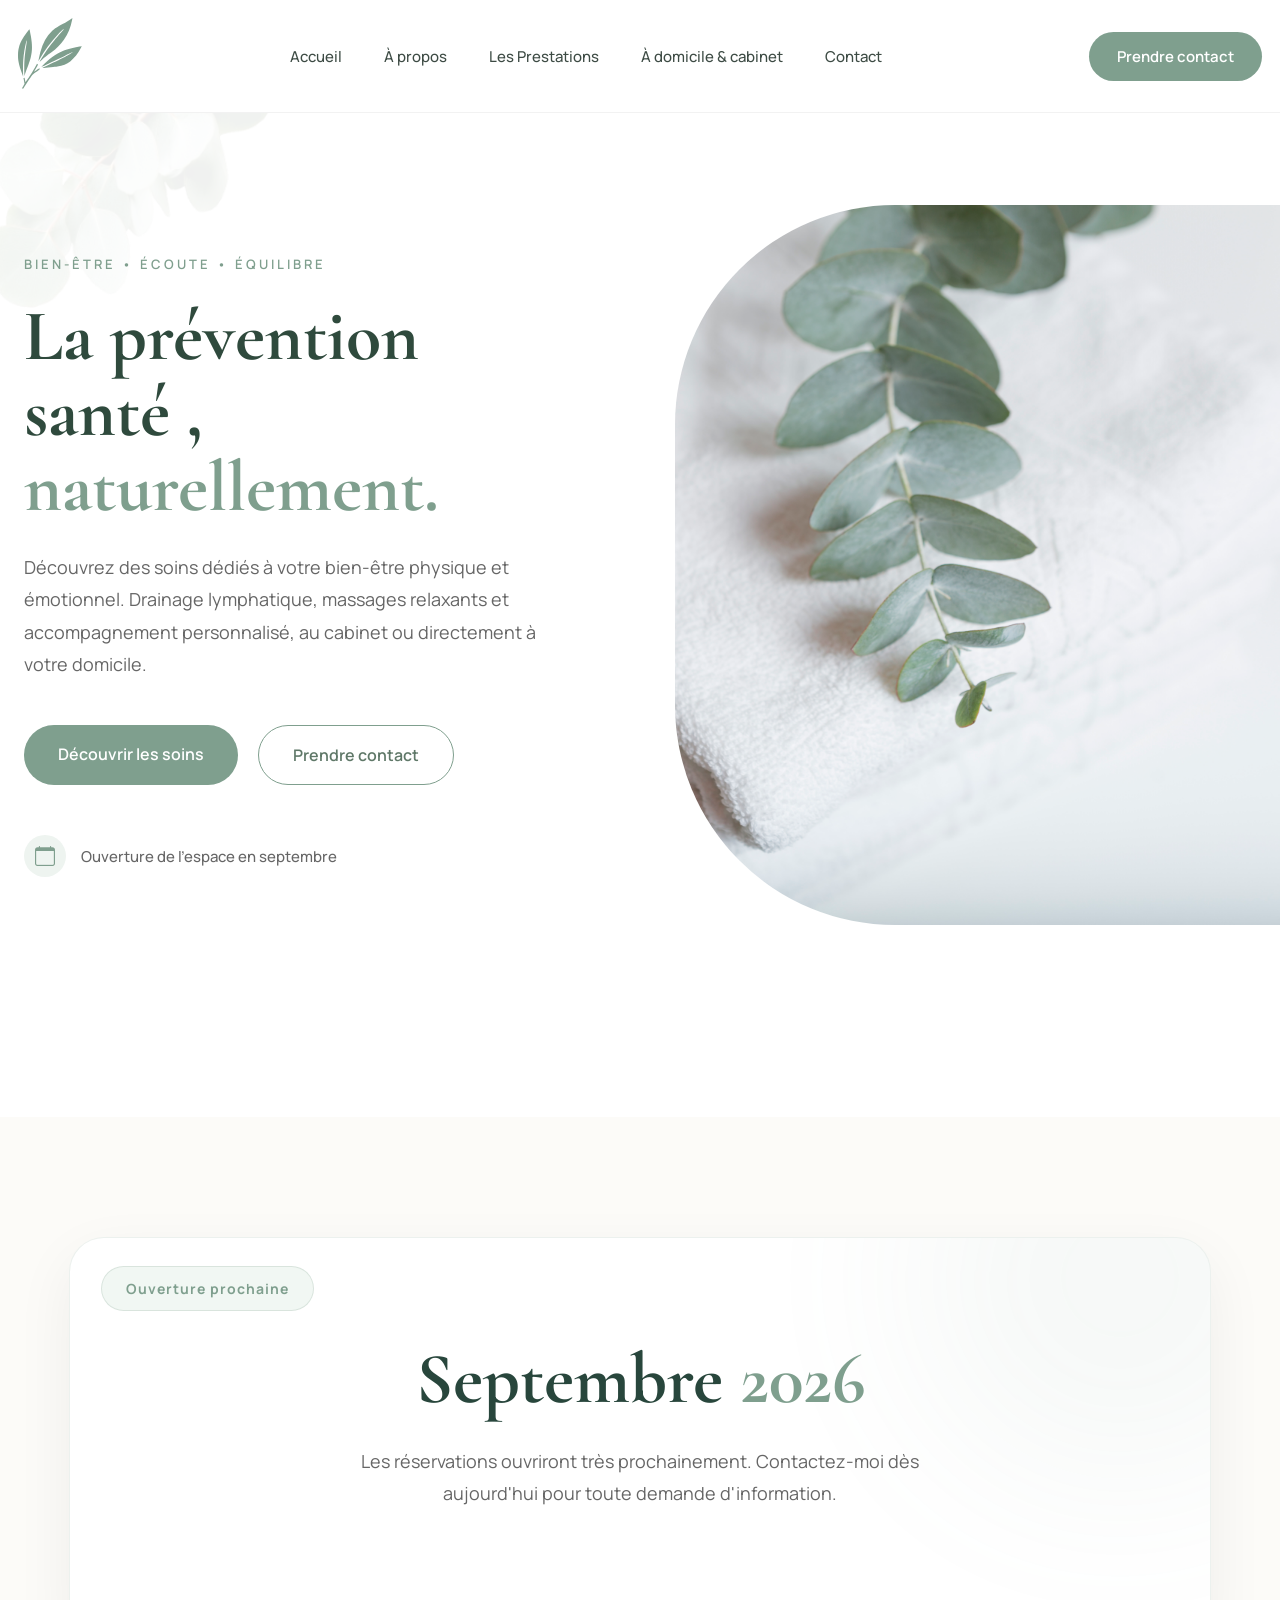
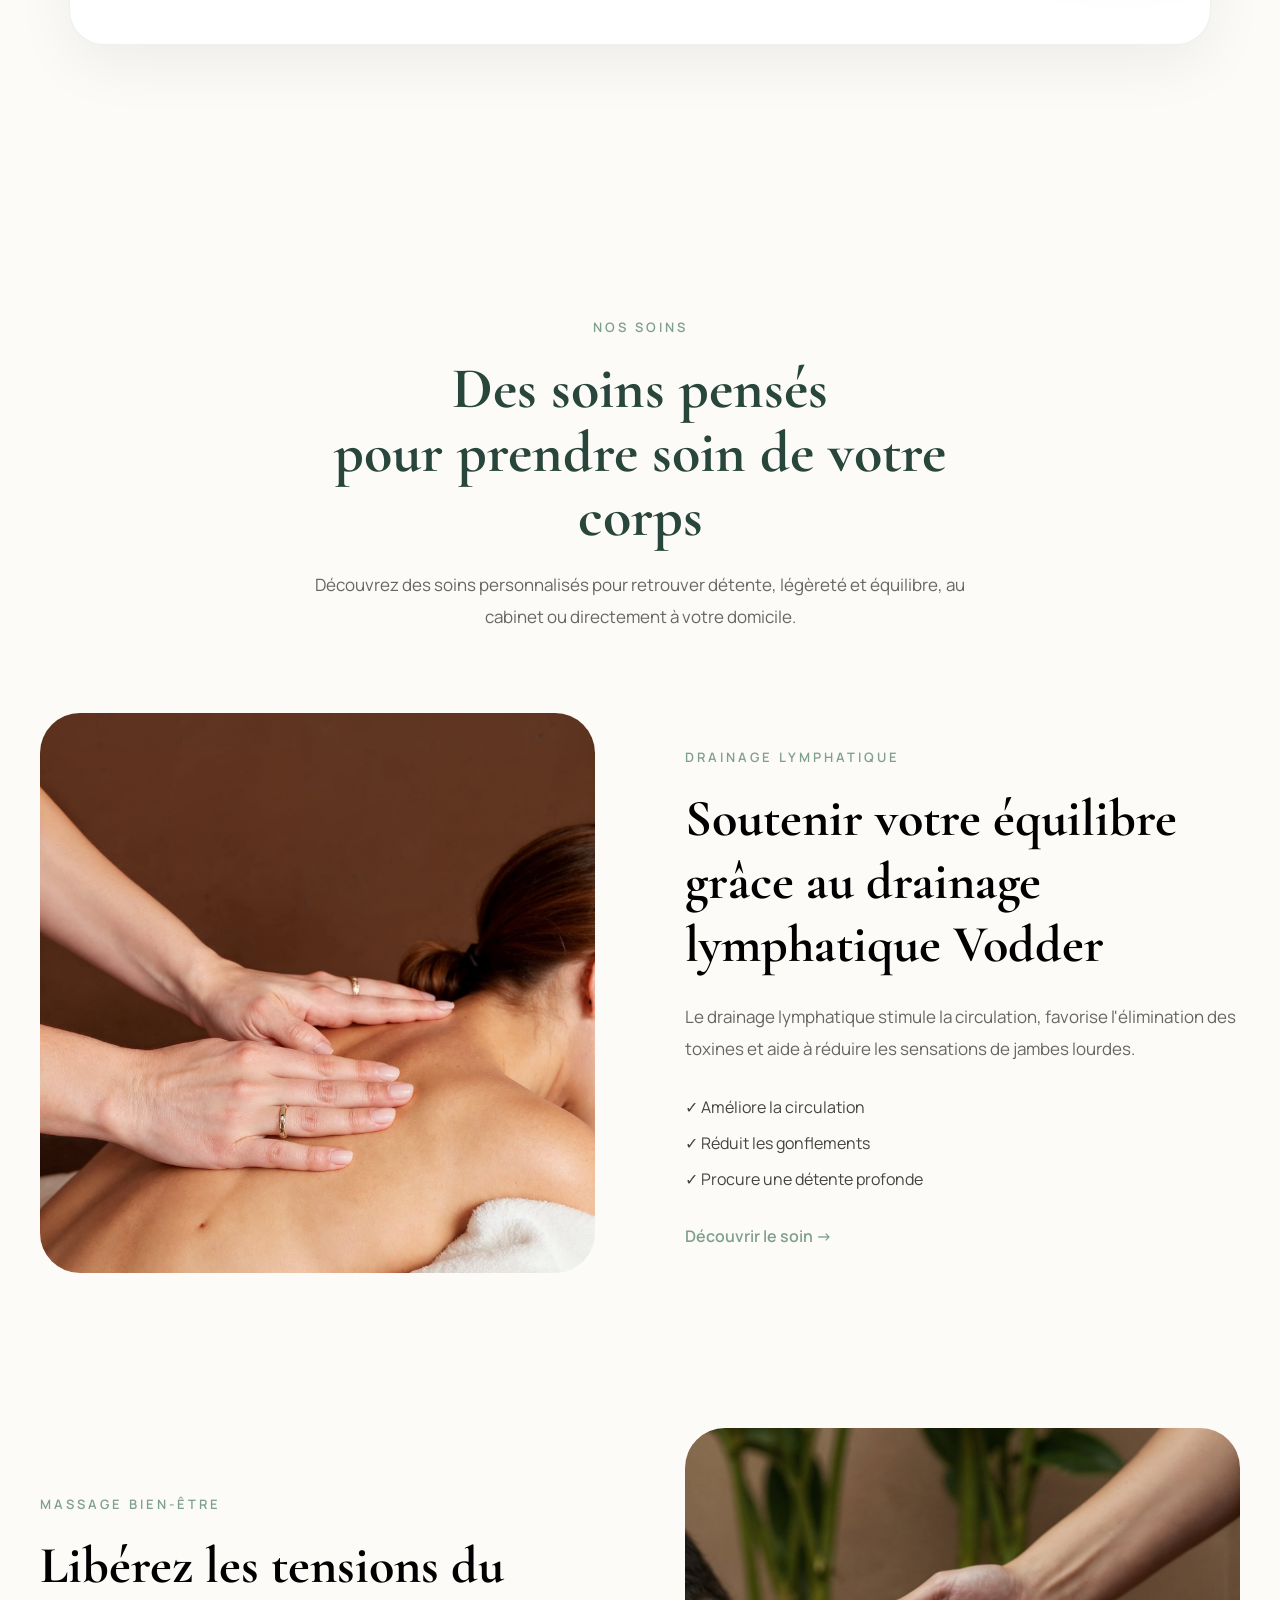
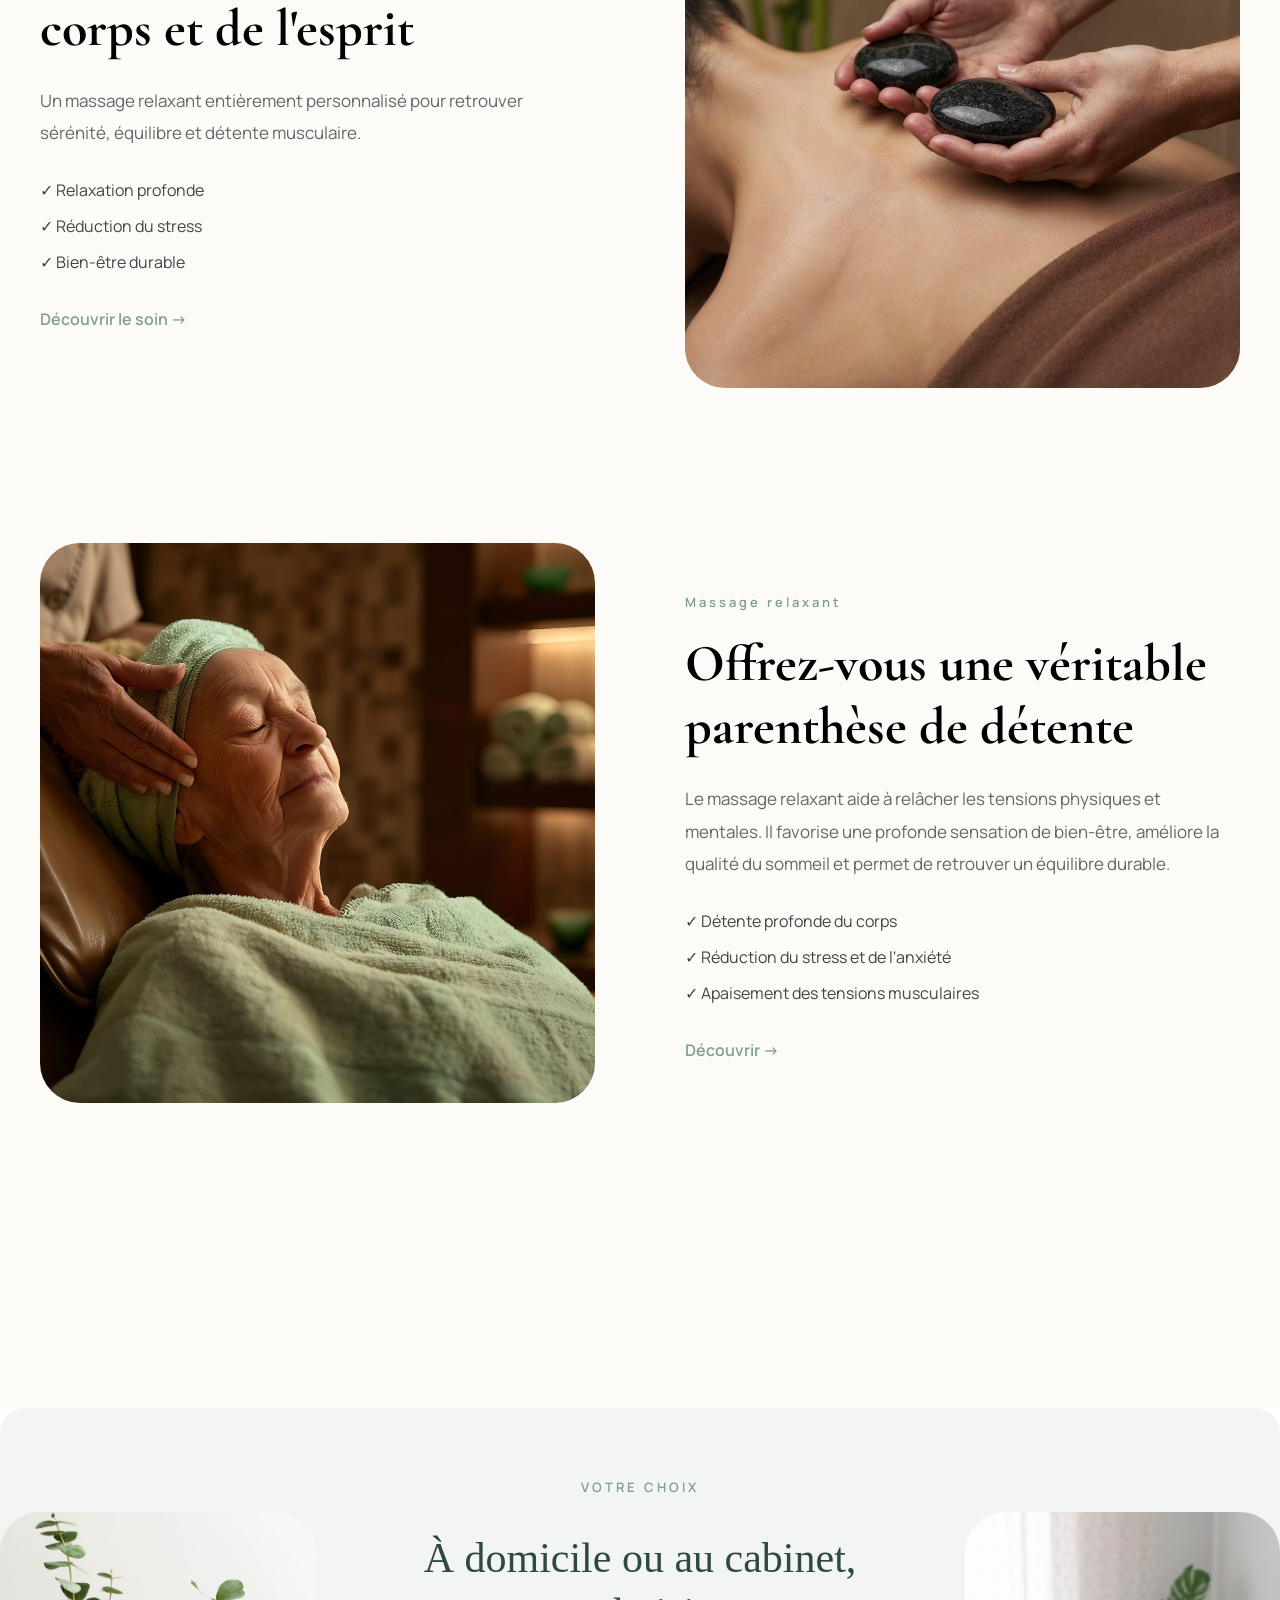
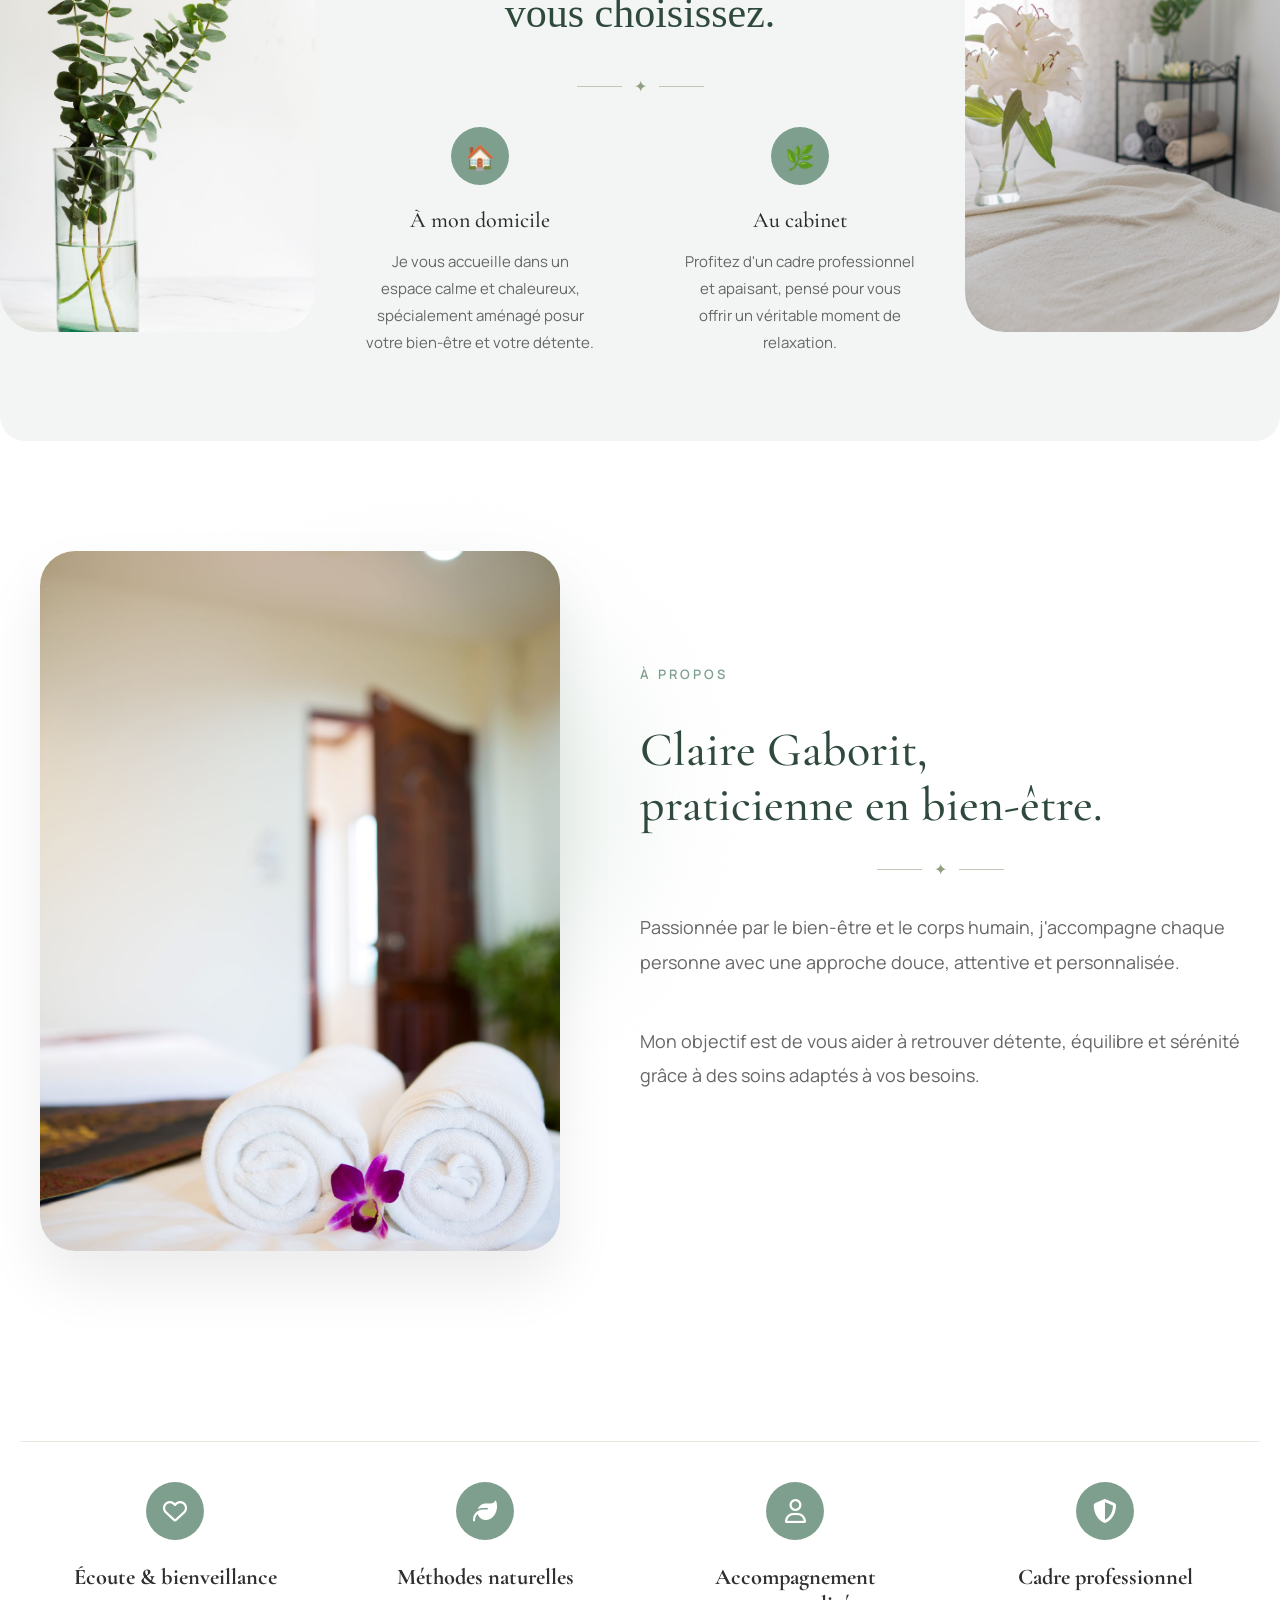
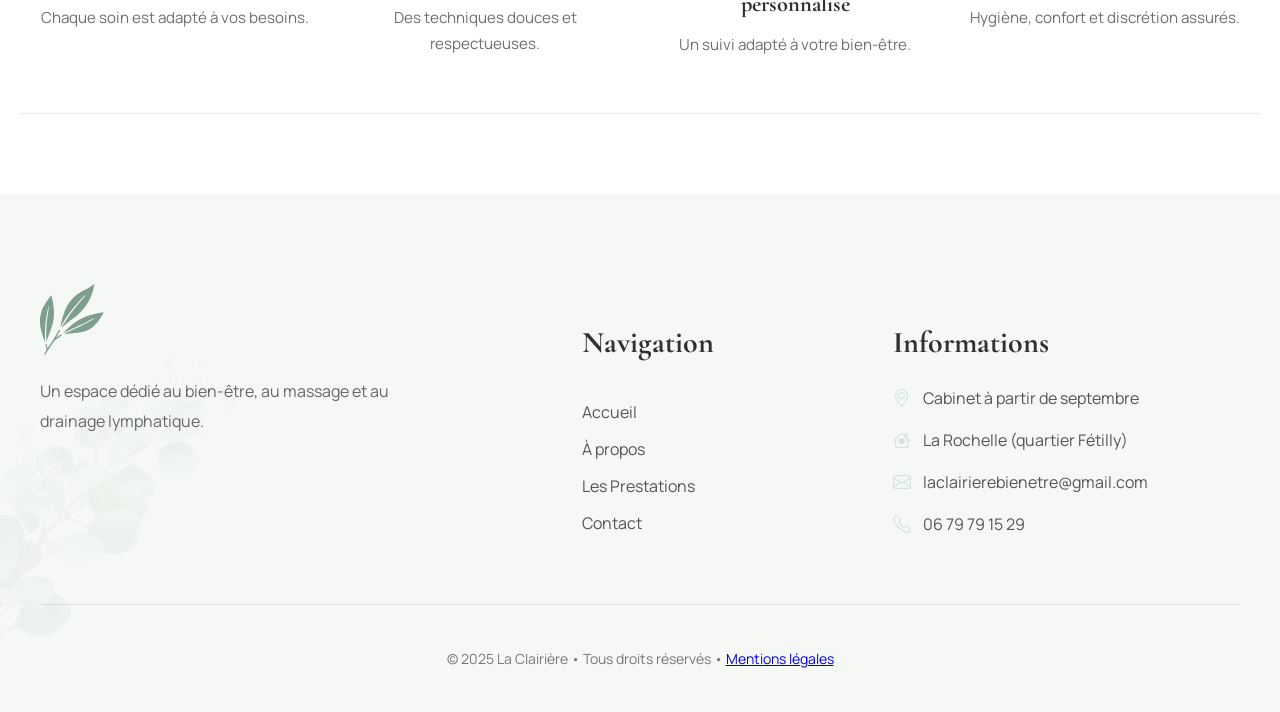
<file: index.html>
<!DOCTYPE html>
<html lang="fr">

<head>

    <meta charset="UTF-8">
    <meta name="viewport" content="width=device-width, initial-scale=1.0">

    <!-- SEO -->
    <title>La Clairière | Drainage lymphatique & massages bien-être à La Rochelle</title>

    <meta name="description"
        content="La Clairière vous accueille à La Rochelle pour des séances de drainage lymphatique et de massages bien-être. Profitez d'un accompagnement personnalisé dans un cadre calme et apaisant, uniquement sur rendez-vous.">

    <meta name="robots" content="index, follow">

    <meta name="author" content="La Clairière">

    <meta name="theme-color" content="#7F9F8E">

    <link rel="canonical" href="https://la-clairiere-bien-etre.com/">

    <!-- Open Graph -->
    <meta property="og:type" content="website">
    <meta property="og:locale" content="fr_FR">
    <meta property="og:site_name" content="La Clairière">

    <meta property="og:title"
        content="La Clairière | Drainage lymphatique & massages bien-être à La Rochelle">

    <meta property="og:description"
        content="Découvrez les prestations de drainage lymphatique et de massages bien-être proposées par La Clairière à La Rochelle.">

    <meta property="og:url"
        content="https://la-clairiere-bien-etre.com/">

    <meta property="og:image"
        content="https://la-clairiere-bien-etre.com/assets/og-image.jpg">

    <!-- Twitter -->
    <meta name="twitter:card" content="summary_large_image">

    <meta name="twitter:title"
        content="La Clairière | Drainage lymphatique & massages bien-être à La Rochelle">

    <meta name="twitter:description"
        content="Drainage lymphatique et massages bien-être à La Rochelle dans un cadre calme et chaleureux.">

    <meta name="twitter:image"
        content="https://la-clairiere-bien-etre.com/assets/og-image.jpg">

    <!-- Favicon -->
    <link rel="icon" type="image/png" sizes="96x96" href="/favicon-96x96.png">
    <link rel="icon" type="image/svg+xml" href="/favicon.svg">
    <link rel="shortcut icon" href="/favicon.ico">
    <link rel="apple-touch-icon" sizes="180x180" href="/apple-touch-icon.png">
    <link rel="manifest" href="/site.webmanifest">

    <!-- Google Fonts -->
    <link rel="preconnect" href="https://fonts.googleapis.com">
    <link rel="preconnect" href="https://fonts.gstatic.com" crossorigin>

    <link href="https://fonts.googleapis.com/css2?family=Cormorant+Garamond:wght@500;600;700&family=Manrope:wght@300;400;500;600&display=swap"
        rel="stylesheet">

    <!-- Icons -->
    <link rel="stylesheet"
        href="https://cdn.jsdelivr.net/npm/bootstrap-icons@1.11.3/font/bootstrap-icons.min.css">

    <link rel="stylesheet"
        href="https://cdnjs.cloudflare.com/ajax/libs/font-awesome/6.7.2/css/all.min.css">

    <!-- CSS -->
    <link rel="stylesheet" href="style.css">

    <!-- Schema.org -->
    <script type="application/ld+json">
{
  "@context":"https://schema.org",
  "@type":"HealthAndBeautyBusiness",

  "name":"La Clairière",

  "url":"https://la-clairiere-bien-etre.com",

  "image":"https://la-clairiere-bien-etre.com/assets/og-image.jpg",

  "telephone":"+33679791529",

  "address":{
      "@type":"PostalAddress",
      "addressLocality":"La Rochelle",
      "addressCountry":"FR"
  },

  "areaServed":"La Rochelle",

  "priceRange":"€€",

  "description":"Drainage lymphatique et massages bien-être à La Rochelle.",

  "openingHours":"Mo-Sa 09:00-19:00"
}
</script>

</head>
<!-- HEADER -->

<body>
    <header class="header">
        <div class="header-container">

            <a href="index.html" class="logo">
                <!-- <img src="assets/logo.svg" alt="La Clairière"> -->
                <svg class="logo" alt="La Clairière" width="64" height="71" viewBox="0 0 64 71" fill="none"
                    xmlns="http://www.w3.org/2000/svg">
                    <path
                        d="M3.89186 70.4472C3.91186 70.3972 4.51186 69.3672 5.23186 68.1572C5.95186 66.9572 6.54186 65.9072 6.54186 65.8372C6.54186 65.7672 6.30186 64.4672 6.01186 62.9472C5.72186 61.4272 5.48186 60.1472 5.48186 60.1172C5.48186 60.0872 5.68186 60.0172 5.92186 59.9672C6.16186 59.9172 6.41186 59.8572 6.48186 59.8372C6.58186 59.8072 6.62186 59.9272 6.73186 60.4672C7.07186 62.2272 7.48186 64.1172 7.54186 64.1672C7.61186 64.2472 11.7619 58.1672 13.2119 55.8372C14.3119 54.0972 16.4619 50.3572 18.1819 47.2572C18.4819 46.6972 18.7919 46.1572 18.8619 46.0572L18.9819 45.8672L19.5419 46.1472C19.8519 46.2972 20.1019 46.4472 20.1019 46.4872C20.1019 46.5672 20.0019 46.7472 18.1619 50.0872C17.4419 51.3872 16.6819 52.7572 16.4819 53.1372L16.1119 53.8272L16.3719 53.6272C17.6219 52.6972 21.3119 50.1672 21.3419 50.2172C21.5019 50.4172 21.9219 51.3172 21.8719 51.3472C21.8419 51.3772 21.2619 51.7772 20.5919 52.2272C19.4519 52.9972 15.8219 55.6872 14.8119 56.5072C14.4519 56.7972 14.0319 57.3572 12.7319 59.1972C10.2419 62.7572 8.14186 65.9472 6.69186 68.3572L5.37186 70.5472H4.62186C4.05186 70.5472 3.87186 70.5272 3.89186 70.4572V70.4472Z"
                        fill="white" />
                    <path
                        d="M4.64192 57.2558C2.16192 50.5258 1.27192 47.6758 0.641917 44.3158C0.111917 41.4858 -0.0480833 39.5558 0.0119167 36.7158C0.0719167 33.8258 0.331917 31.8458 0.981917 29.3658C2.22192 24.5558 4.38192 20.5258 9.00192 14.3558C10.4719 12.3958 11.4319 11.1758 11.4719 11.2158C11.5719 11.3258 12.4619 15.6458 12.8619 18.0058C14.4119 27.0658 14.3619 33.0058 12.6619 39.8658C12.1619 41.8958 11.4319 44.1458 10.3619 46.9458C7.82192 53.6158 7.36192 54.9058 6.76192 57.0758L6.50192 57.9858L6.45192 57.6058C6.37192 56.9858 6.24192 52.3058 6.24192 49.9858C6.25192 42.1658 6.82192 35.9958 8.49192 25.6958C8.90192 23.1458 8.95192 22.5358 8.76192 22.4658C8.62192 22.4158 8.48192 22.8158 8.10192 24.3058C6.70192 29.7758 5.63192 36.4758 5.24192 42.3358C5.00192 45.9258 4.93192 52.9058 5.10192 56.6358C5.15192 57.6558 5.17192 58.5058 5.15192 58.5258C5.13192 58.5458 4.91192 57.9658 4.64192 57.2458V57.2558Z"
                        fill="white" />
                    <path
                        d="M24.4819 50.0543C24.7819 49.7643 30.3119 47.0043 35.9119 44.3643C39.4619 42.6843 45.1519 39.8543 47.2619 38.7243C50.1219 37.1843 54.0019 34.9343 54.4019 34.5743C54.6019 34.3943 54.6219 34.3343 54.5519 34.2643C54.4719 34.1843 54.3719 34.2043 54.0219 34.3443C53.5519 34.5343 50.1419 36.1843 46.6519 37.8843C42.9919 39.6843 40.8019 40.7243 37.1319 42.4343C35.9619 42.9843 34.0519 43.8643 32.9019 44.4043C29.2919 46.0843 26.5919 47.3943 24.9119 48.2843C24.0219 48.7543 23.2519 49.1243 23.2019 49.1043C23.0919 49.0743 27.0619 45.0943 28.3319 43.9743C32.4319 40.3443 36.1519 37.6443 40.1419 35.3643C45.4019 32.3743 51.4919 30.4343 61.4819 28.6043C62.7119 28.3743 63.732 28.2043 63.742 28.2243C63.762 28.2343 63.472 28.8243 63.102 29.5243C60.022 35.4443 56.4519 39.9943 52.2319 43.3843C48.9519 46.0243 44.6119 47.7443 39.3719 48.5043C38.1119 48.6843 35.9619 48.9043 32.9019 49.1643C29.1419 49.4743 25.8719 49.8443 24.6419 50.0843C24.4919 50.1143 24.4319 50.1043 24.4919 50.0543H24.4819Z"
                        fill="white" />
                    <path
                        d="M21.702 43.6753C21.702 43.5853 22.612 41.9653 23.562 40.3653C27.312 34.0453 31.602 27.9953 36.632 21.9353C38.092 20.1653 38.462 19.7453 41.922 15.7653C45.422 11.7553 45.612 11.5253 45.612 11.3953C45.612 11.2153 45.412 11.2053 45.152 11.3653C44.782 11.5753 41.672 14.6753 39.902 16.5653C32.532 24.4653 26.772 32.2653 20.992 42.1553C20.722 42.6353 20.492 42.9353 20.482 42.8653C20.422 42.5553 21.922 35.6453 22.522 33.4353C24.772 25.2353 28.642 18.3753 33.802 13.3653C36.492 10.7653 39.142 8.97529 44.572 6.09529C48.392 4.06529 51.072 2.42529 53.372 0.695292C53.932 0.265292 54.412 -0.0447084 54.422 0.00529163C54.442 0.0452916 54.312 0.815292 54.142 1.70529C52.672 9.42529 50.042 15.8053 45.912 21.7653C42.492 26.6753 38.322 30.8453 33.152 34.5253C28.832 37.6053 26.592 39.3653 23.752 41.8953C23.022 42.5553 22.262 43.2253 22.062 43.4153C21.852 43.5953 21.692 43.7153 21.692 43.6853L21.702 43.6753Z"
                        fill="white" />
                </svg>
            </a>

            <nav class="nav">
                <a href="index.html">Accueil</a>
                <a href="apropos.html">À propos</a>
                <a href="prestations.html">Les Prestations</a>
                <a href="lieux.html">À domicile & cabinet</a>
                <a href="contact.html">Contact</a>
            </nav>

            <a href="#" class="btn-contact">
                Prendre contact
            </a>

        </div>
    </header>
    <!-- HERO -->
    <section class="hero">

        <div class="hero-content">

            <span class="hero-subtitle">
                BIEN-ÊTRE • ÉCOUTE • ÉQUILIBRE
            </span>

            <h1>
                La prévention santé ,<br>
                <span>naturellement.</span>
            </h1>

            <p>
                Découvrez des soins dédiés à votre bien-être physique et émotionnel.
                Drainage lymphatique, massages relaxants et accompagnement
                personnalisé, au cabinet ou directement à votre domicile.
            </p>

            <div class="hero-buttons">

                <a href="prestations.html" class="btn-primary">
                    Découvrir les soins
                </a>

                <a href="contact.html" class="btn-secondary">
                    Prendre contact
                </a>

            </div>

            <div class="hero-opening">

                <div class="circle">
                    <i class="bi bi-calendar"></i>
                </div>

                <span>Ouverture de l'espace en septembre</span>

            </div>

        </div>

        <div class="hero-image">

            <img src="assets/stacked-white-towels.jpg" alt="Cabinet La Clairière">

        </div>

    </section>
    <!-- OUVERTURE -->

    <section class="opening">

    <div class="opening-content">

        <!-- <span class="spark sparkle1">✦</span>
        <span class="spark sparkle2">✦</span> -->
        <!-- <span class="spark sparkle3">✦</span> -->

        <div class="opening-label">
             Ouverture prochaine
        </div>

        <h2>
            Septembre <span>2026</span>
        </h2>

        <p>

            Les réservations ouvriront très prochainement.
            Contactez-moi dès aujourd'hui pour toute demande
            d'information.

        </p>
        <!-- Bouton RDV -->

        <!-- <a
    href="#"
    class="btn-opening"
    data-cal-link="khaoula-boudjema-huad3g/drainage-lymphatique"
    data-cal-namespace="drainage-lymphatique"
    data-cal-config='{"layout":"month_view"}'>

    Prendre rendez-vous

</a> -->
        
    </div>

</section>



    <!-- <section class="opening">
        <div class="opening-content">

            <div class="opening-text">
                <h2>Ouverture en septembre</h2>

                <p>
                    Prenez rendez-vous ou contactez-moi dès aujourd'hui
                    pour obtenir plus d'informations.
                </p>

                <a href="#" class="btn-opening">
                    Prendre contact
                </a>
            </div>
            <div class="opening-label">
    ✨ Ouverture prochaine
</div>


        </div>
    </section> -->
    <!-- SERVICES -->

    <section class="services">

        <div class="services-container">

            <div class="section-title">

                <span>NOS SOINS</span>

                <h2>Des soins pensés <br> pour prendre soin de votre corps</h2>

                <p>
                    Découvrez des soins personnalisés pour retrouver détente,
                    légèreté et équilibre, au cabinet ou directement à votre domicile.
                </p>

            </div>

            <!-- SOIN 1 -->

            <div class="service">

                <div class="service-image">
                    <img src="assets/person-enjoying-spa-session2.jpg" alt="Drainage lymphatique">
                </div>

                <div class="service-text">

                    <span class="service-category">
                        DRAINAGE LYMPHATIQUE
                    </span>

                    <h3> Soutenir votre équilibre grâce au drainage lymphatique Vodder</h3>
                    

                    <p>
                        Le drainage lymphatique stimule la circulation,
                        favorise l'élimination des toxines et aide à réduire
                        les sensations de jambes lourdes.
                    </p>

                    <ul>

                        <li>✓ Améliore la circulation</li>

                        <li>✓ Réduit les gonflements</li>

                        <li>✓ Procure une détente profonde</li>

                    </ul>

                    <a href="#" class="discover">
                        Découvrir le soin →
                    </a>

                </div>

            </div>

            <!-- SOIN 2 -->

            <div class="service reverse">

                <div class="service-image">
                    <img src="assets/person-enjoying-spa-session3.jpg" alt="Massage bien-être">
                </div>

                <div class="service-text">

                    <span class="service-category">
                        MASSAGE BIEN-ÊTRE
                    </span>

                    <h3>Libérez les tensions du corps et de l'esprit</h3>

                    <p>
                        Un massage relaxant entièrement personnalisé
                        pour retrouver sérénité, équilibre et détente musculaire.
                    </p>

                    <ul>

                        <li>✓ Relaxation profonde</li>

                        <li>✓ Réduction du stress</li>

                        <li>✓ Bien-être durable</li>

                    </ul>

                    <a href="#" class="discover">
                        Découvrir le soin →
                    </a>

                </div>

            </div>

            <!-- SOIN 3 -->

            <div class="service">

                <div class="service-image">
                    <img src="assets/person-enjoying-scalp-massage-spa.jpg" alt="Massage à domicile">
                </div>

                <div class="service-text">

                    <span class="service-category">
                        Massage relaxant
                    </span>

                    <h3>Offrez-vous une véritable parenthèse de détente</h3>

                    <p>
                        Le massage relaxant aide à relâcher les tensions physiques
                        et mentales. Il favorise une profonde sensation de bien-être,
                        améliore la qualité du sommeil et permet de retrouver un
                        équilibre durable.
                    </p>

                    <ul>

                        <li>✓ Détente profonde du corps</li>

                        <li>✓ Réduction du stress et de l'anxiété</li>

                        <li>✓ Apaisement des tensions musculaires</li>

                    </ul>

                    <a href="#" class="discover">
                        Découvrir →
                    </a>

                </div>

            </div>

        </div>

    </section>

    <section class="choice">


        <div class="choice-left">
            <img src="assets/elegant-eucalyptus-background.jpg" alt="">
        </div>

        <div class="choice-content">
            <span class="subtitle">VOTRE CHOIX</span>

            <h2>
                À domicile ou au cabinet,<br>
                vous choisissez.
            </h2>

            <div class="divider">
                <span></span>
                ✦
                <span></span>
            </div>

            <div class="options">

                <div class="option">
                    <div class="icon">
                        🏠
                    </div>

                    <h3>À mon domicile</h3>

                    <p>
                        Je vous accueille dans un espace calme et chaleureux,
        spécialement aménagé posur votre bien-être et votre détente.
                    </p>
                </div>

                <div class="option">
                    <div class="icon">
                        🌿
                    </div>

                    <h3>Au cabinet</h3>

                    <p>
                        Profitez d'un cadre professionnel et apaisant,
        pensé pour vous offrir un véritable moment de relaxation.
                    </p>
                </div>

            </div>
        </div>

        <div class="choice-right">
            <img src="assets/massage-table-with-white-sheets.jpg" alt="">
        </div>
    </section>
    <!-- ABOUT -->
    <section class="about">
        <div class="container">

            <div class="about-image">
                <img src="assets/interior-modern-comfortable-hotel-room.jpg" alt="Praticienne bien-être">
            </div>

            <div class="about-content">

                <span class="section-tag">À PROPOS</span>

                <h2>
                    Claire Gaborit,<br>
                    praticienne en bien-être.
                </h2>

                <div class="divider">
                    <span></span>
                    ✦
                    <span></span>
                </div>

                <p>
                    Passionnée par le bien-être et le corps humain,
                    j'accompagne chaque personne avec une approche douce,
                    attentive et personnalisée.
                </p>

                <p>
                    Mon objectif est de vous aider à retrouver détente,
                    équilibre et sérénité grâce à des soins adaptés à vos besoins.
                </p>

                <!-- <a href="#" class="btn-outline">
                En savoir plus sur moi
            </a> -->

            </div>

        </div>
    </section>
    <!-- AVANTAGES -->
    <section class="features">

        <div class="feature">
            <div class="icon">
                <i class="fa-regular fa-heart"></i>
            </div>

            <h3>Écoute & bienveillance</h3>

            <p>
                Chaque soin est adapté
                à vos besoins.
            </p>
        </div>

        <div class="feature">
            <div class="icon">
                <i class="fa-solid fa-leaf"></i>
            </div>

            <h3>Méthodes naturelles</h3>

            <p>
                Des techniques douces
                et respectueuses.
            </p>
        </div>

        <div class="feature">
            <div class="icon">
                <i class="fa-regular fa-user"></i>
            </div>

            <h3>Accompagnement personnalisé</h3>

            <p>
                Un suivi adapté à votre
                bien-être.
            </p>
        </div>

        <div class="feature">
            <div class="icon">
                <i class="fa-solid fa-shield-halved"></i>

            </div>

            <h3>Cadre professionnel</h3>

            <p>
                Hygiène, confort et
                discrétion assurés.
            </p>
        </div>

    </section>

<!-- test cal.com -->
<!-- Cal inline embed code begins -->
<div style="width:100%;height:100%;overflow:scroll" id="my-cal-inline-drainage-lymphatique"></div>
<!-- <script type="text/javascript">
  (function (C, A, L) { let p = function (a, ar) { a.q.push(ar); }; let d = C.document; C.Cal = C.Cal || function () { let cal = C.Cal; let ar = arguments; if (!cal.loaded) { cal.ns = {}; cal.q = cal.q || []; d.head.appendChild(d.createElement("script")).src = A; cal.loaded = true; } if (ar[0] === L) { const api = function () { p(api, arguments); }; const namespace = ar[1]; api.q = api.q || []; if(typeof namespace === "string"){cal.ns[namespace] = cal.ns[namespace] || api;p(cal.ns[namespace], ar);p(cal, ["initNamespace", namespace]);} else p(cal, ar); return;} p(cal, ar); }; })(window, "https://app.cal.com/embed/embed.js", "init");
Cal("init", "drainage-lymphatique", {origin:"https://app.cal.com"});
Cal.config = Cal.config || {};
Cal.config.forwardQueryParams = true;

  Cal.ns["drainage-lymphatique"]("inline", {
    elementOrSelector:"#my-cal-inline-drainage-lymphatique",
    config: {"layout":"month_view","useSlotsViewOnSmallScreen":"true"},
    calLink: "khaoula-boudjema-huad3g/drainage-lymphatique",
  });

  Cal.ns["drainage-lymphatique"]("ui", {"hideEventTypeDetails":false,"layout":"month_view"});
  </script> -->
  <!-- Cal inline embed code ends -->

  <script type="text/javascript">
(function (C, A, L) {
    let p = function (a, ar) {
        a.q.push(ar);
    };

    let d = C.document;

    C.Cal = C.Cal || function () {

        let cal = C.Cal;
        let ar = arguments;

        if (!cal.loaded) {

            cal.ns = {};
            cal.q = cal.q || [];

            d.head.appendChild(
                d.createElement("script")
            ).src = A;

            cal.loaded = true;

        }

        if (ar[0] === L) {

            const api = function () {
                p(api, arguments);
            };

            const namespace = ar[1];

            api.q = api.q || [];

            if (typeof namespace === "string") {

                cal.ns[namespace] = cal.ns[namespace] || api;

                p(cal.ns[namespace], ar);

                p(cal, ["initNamespace", namespace]);

            } else {

                p(cal, ar);

            }

            return;

        }

        p(cal, ar);

    };

})(window,
"https://app.cal.com/embed/embed.js",
"init");

Cal("init", "drainage-lymphatique", {
    origin: "https://app.cal.com"
});

Cal.ns["drainage-lymphatique"]("ui", {

    hideEventTypeDetails: false,

    layout: "month_view"

});
</script>




    <!-- FOOTER -->
    <footer class="footer">

        <div class="footer-container">

            <div class="footer-top">

                <div class="footer-brand">

                    <a href="index.html" class="logo">
                <!-- <img src="assets/logo.svg" alt="La Clairière"> -->
                <svg class="logo" alt="La Clairière" width="64" height="71" viewBox="0 0 64 71" fill="none"
                    xmlns="http://www.w3.org/2000/svg">
                    <path
                        d="M3.89186 70.4472C3.91186 70.3972 4.51186 69.3672 5.23186 68.1572C5.95186 66.9572 6.54186 65.9072 6.54186 65.8372C6.54186 65.7672 6.30186 64.4672 6.01186 62.9472C5.72186 61.4272 5.48186 60.1472 5.48186 60.1172C5.48186 60.0872 5.68186 60.0172 5.92186 59.9672C6.16186 59.9172 6.41186 59.8572 6.48186 59.8372C6.58186 59.8072 6.62186 59.9272 6.73186 60.4672C7.07186 62.2272 7.48186 64.1172 7.54186 64.1672C7.61186 64.2472 11.7619 58.1672 13.2119 55.8372C14.3119 54.0972 16.4619 50.3572 18.1819 47.2572C18.4819 46.6972 18.7919 46.1572 18.8619 46.0572L18.9819 45.8672L19.5419 46.1472C19.8519 46.2972 20.1019 46.4472 20.1019 46.4872C20.1019 46.5672 20.0019 46.7472 18.1619 50.0872C17.4419 51.3872 16.6819 52.7572 16.4819 53.1372L16.1119 53.8272L16.3719 53.6272C17.6219 52.6972 21.3119 50.1672 21.3419 50.2172C21.5019 50.4172 21.9219 51.3172 21.8719 51.3472C21.8419 51.3772 21.2619 51.7772 20.5919 52.2272C19.4519 52.9972 15.8219 55.6872 14.8119 56.5072C14.4519 56.7972 14.0319 57.3572 12.7319 59.1972C10.2419 62.7572 8.14186 65.9472 6.69186 68.3572L5.37186 70.5472H4.62186C4.05186 70.5472 3.87186 70.5272 3.89186 70.4572V70.4472Z"
                        fill="white" />
                    <path
                        d="M4.64192 57.2558C2.16192 50.5258 1.27192 47.6758 0.641917 44.3158C0.111917 41.4858 -0.0480833 39.5558 0.0119167 36.7158C0.0719167 33.8258 0.331917 31.8458 0.981917 29.3658C2.22192 24.5558 4.38192 20.5258 9.00192 14.3558C10.4719 12.3958 11.4319 11.1758 11.4719 11.2158C11.5719 11.3258 12.4619 15.6458 12.8619 18.0058C14.4119 27.0658 14.3619 33.0058 12.6619 39.8658C12.1619 41.8958 11.4319 44.1458 10.3619 46.9458C7.82192 53.6158 7.36192 54.9058 6.76192 57.0758L6.50192 57.9858L6.45192 57.6058C6.37192 56.9858 6.24192 52.3058 6.24192 49.9858C6.25192 42.1658 6.82192 35.9958 8.49192 25.6958C8.90192 23.1458 8.95192 22.5358 8.76192 22.4658C8.62192 22.4158 8.48192 22.8158 8.10192 24.3058C6.70192 29.7758 5.63192 36.4758 5.24192 42.3358C5.00192 45.9258 4.93192 52.9058 5.10192 56.6358C5.15192 57.6558 5.17192 58.5058 5.15192 58.5258C5.13192 58.5458 4.91192 57.9658 4.64192 57.2458V57.2558Z"
                        fill="white" />
                    <path
                        d="M24.4819 50.0543C24.7819 49.7643 30.3119 47.0043 35.9119 44.3643C39.4619 42.6843 45.1519 39.8543 47.2619 38.7243C50.1219 37.1843 54.0019 34.9343 54.4019 34.5743C54.6019 34.3943 54.6219 34.3343 54.5519 34.2643C54.4719 34.1843 54.3719 34.2043 54.0219 34.3443C53.5519 34.5343 50.1419 36.1843 46.6519 37.8843C42.9919 39.6843 40.8019 40.7243 37.1319 42.4343C35.9619 42.9843 34.0519 43.8643 32.9019 44.4043C29.2919 46.0843 26.5919 47.3943 24.9119 48.2843C24.0219 48.7543 23.2519 49.1243 23.2019 49.1043C23.0919 49.0743 27.0619 45.0943 28.3319 43.9743C32.4319 40.3443 36.1519 37.6443 40.1419 35.3643C45.4019 32.3743 51.4919 30.4343 61.4819 28.6043C62.7119 28.3743 63.732 28.2043 63.742 28.2243C63.762 28.2343 63.472 28.8243 63.102 29.5243C60.022 35.4443 56.4519 39.9943 52.2319 43.3843C48.9519 46.0243 44.6119 47.7443 39.3719 48.5043C38.1119 48.6843 35.9619 48.9043 32.9019 49.1643C29.1419 49.4743 25.8719 49.8443 24.6419 50.0843C24.4919 50.1143 24.4319 50.1043 24.4919 50.0543H24.4819Z"
                        fill="white" />
                    <path
                        d="M21.702 43.6753C21.702 43.5853 22.612 41.9653 23.562 40.3653C27.312 34.0453 31.602 27.9953 36.632 21.9353C38.092 20.1653 38.462 19.7453 41.922 15.7653C45.422 11.7553 45.612 11.5253 45.612 11.3953C45.612 11.2153 45.412 11.2053 45.152 11.3653C44.782 11.5753 41.672 14.6753 39.902 16.5653C32.532 24.4653 26.772 32.2653 20.992 42.1553C20.722 42.6353 20.492 42.9353 20.482 42.8653C20.422 42.5553 21.922 35.6453 22.522 33.4353C24.772 25.2353 28.642 18.3753 33.802 13.3653C36.492 10.7653 39.142 8.97529 44.572 6.09529C48.392 4.06529 51.072 2.42529 53.372 0.695292C53.932 0.265292 54.412 -0.0447084 54.422 0.00529163C54.442 0.0452916 54.312 0.815292 54.142 1.70529C52.672 9.42529 50.042 15.8053 45.912 21.7653C42.492 26.6753 38.322 30.8453 33.152 34.5253C28.832 37.6053 26.592 39.3653 23.752 41.8953C23.022 42.5553 22.262 43.2253 22.062 43.4153C21.852 43.5953 21.692 43.7153 21.692 43.6853L21.702 43.6753Z"
                        fill="white" />
                </svg>
            </a>

                    <!-- <img src="assets/Group.svg" alt="La Clairière"> -->

                    <p>
                        Un espace dédié au bien-être, au massage
                        et au drainage lymphatique.
                    </p>

                </div>

                <div class="footer-links">

                    <h4>Navigation</h4>

                    <a href="index.html">Accueil</a>
                    <a href="apropos.html">À propos</a>
                    <a href="prestations.html">Les Prestations</a>
                    <a href="contact.html">Contact</a>

                </div>

                <div class="footer-contact">

                    <h4>Informations</h4>

                    <p>
                        <i class="bi bi-geo-alt"></i>
                        Cabinet à partir de septembre
                    </p>

                    <p>
                        <i class="bi bi-house-heart"></i>
                        La Rochelle (quartier Fétilly)
                    </p>

                    <p>
                        <i class="bi bi-envelope"></i>
                        laclairierebienetre@gmail.com
                    </p>

                    <p>
                        <i class="bi bi-telephone"></i>
                        06 79 79 15 29
                    </p>

                </div>

            </div>

            <div class="footer-bottom">

                <p>
                    © 2025 La Clairière • Tous droits réservés • <a href="mentions-legales.html">Mentions légales</a> 
                </p>

            </div>

        </div>

    </footer>
<!-- 
    <script>
(function (C, A, L) {
  let p = function (a, ar) {
    a.q.push(ar);
  };

  let d = C.document;

  C.Cal = C.Cal || function () {
    let cal = C.Cal;
    let ar = arguments;

    if (!cal.loaded) {
      cal.ns = {};
      cal.q = cal.q || [];
      d.head.appendChild(d.createElement("script")).src = A;
      cal.loaded = true;
    }

    if (ar[0] === L) {
      const api = function () {
        p(api, arguments);
      };
      const namespace = ar[1];

      api.q = api.q || [];

      if (typeof namespace === "string") {
        cal.ns[namespace] = cal.ns[namespace] || api;
        p(cal.ns[namespace], ar);
        p(cal, ["initNamespace", namespace]);
      } else {
        p(cal, ar);
      }

      return;
    }

    p(cal, ar);
  };

})(window, "https://app.cal.com/embed/embed.js", "init");

Cal("init", "TON-LIEN-CAL", {origin:"https://cal.com"});
</script> -->


</body>

</html>
</file>
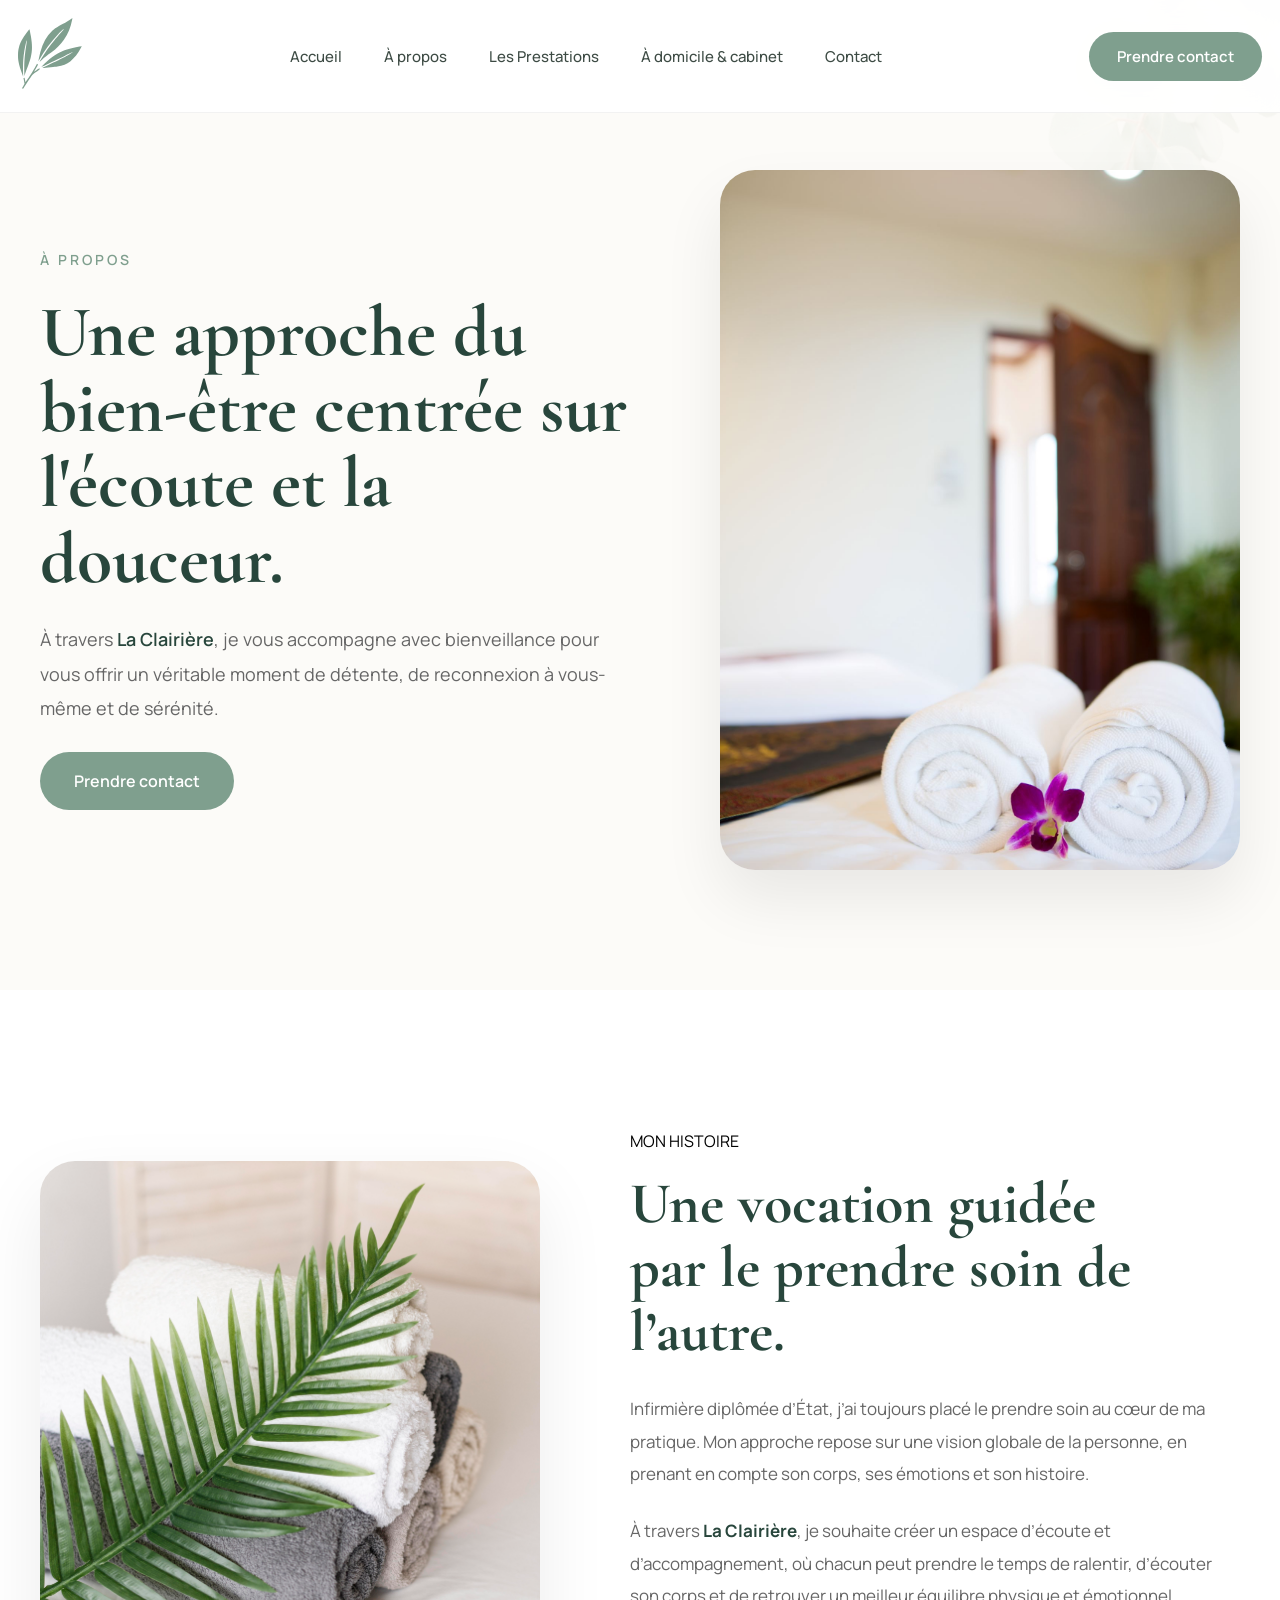
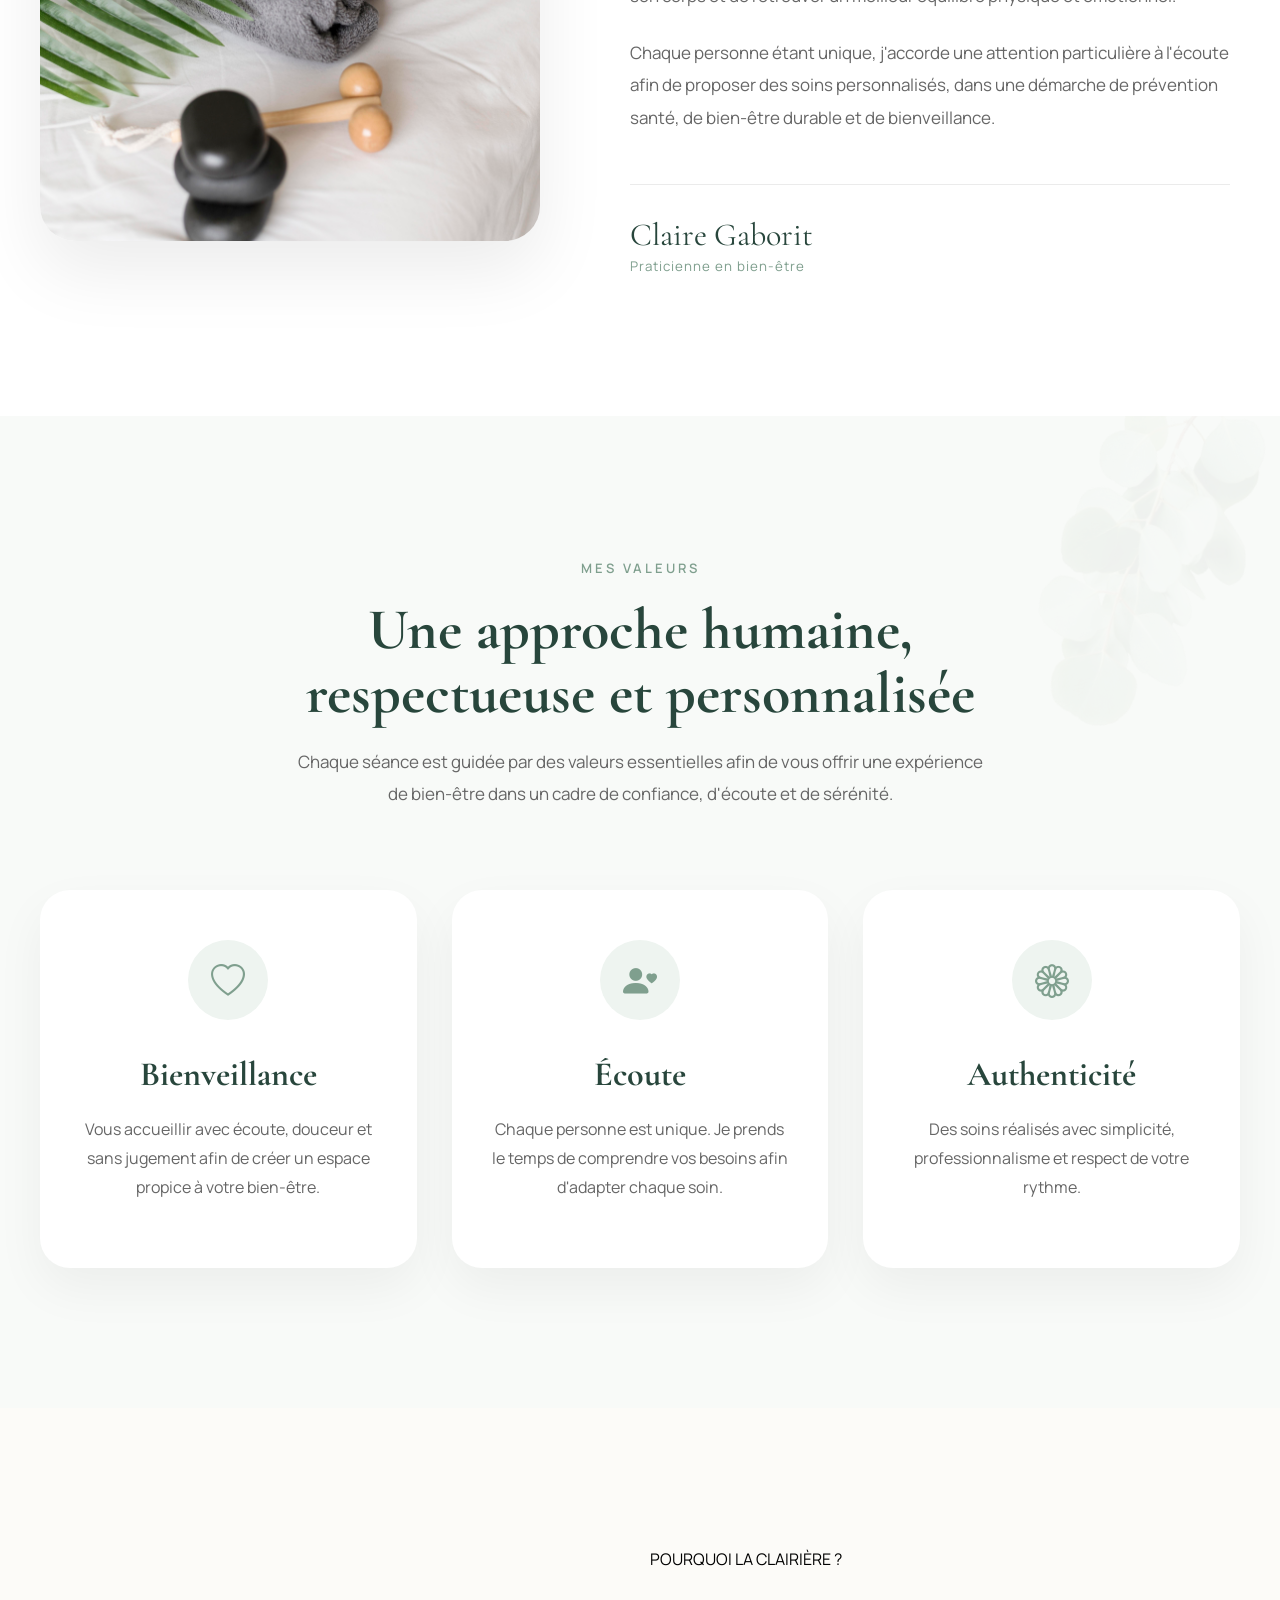
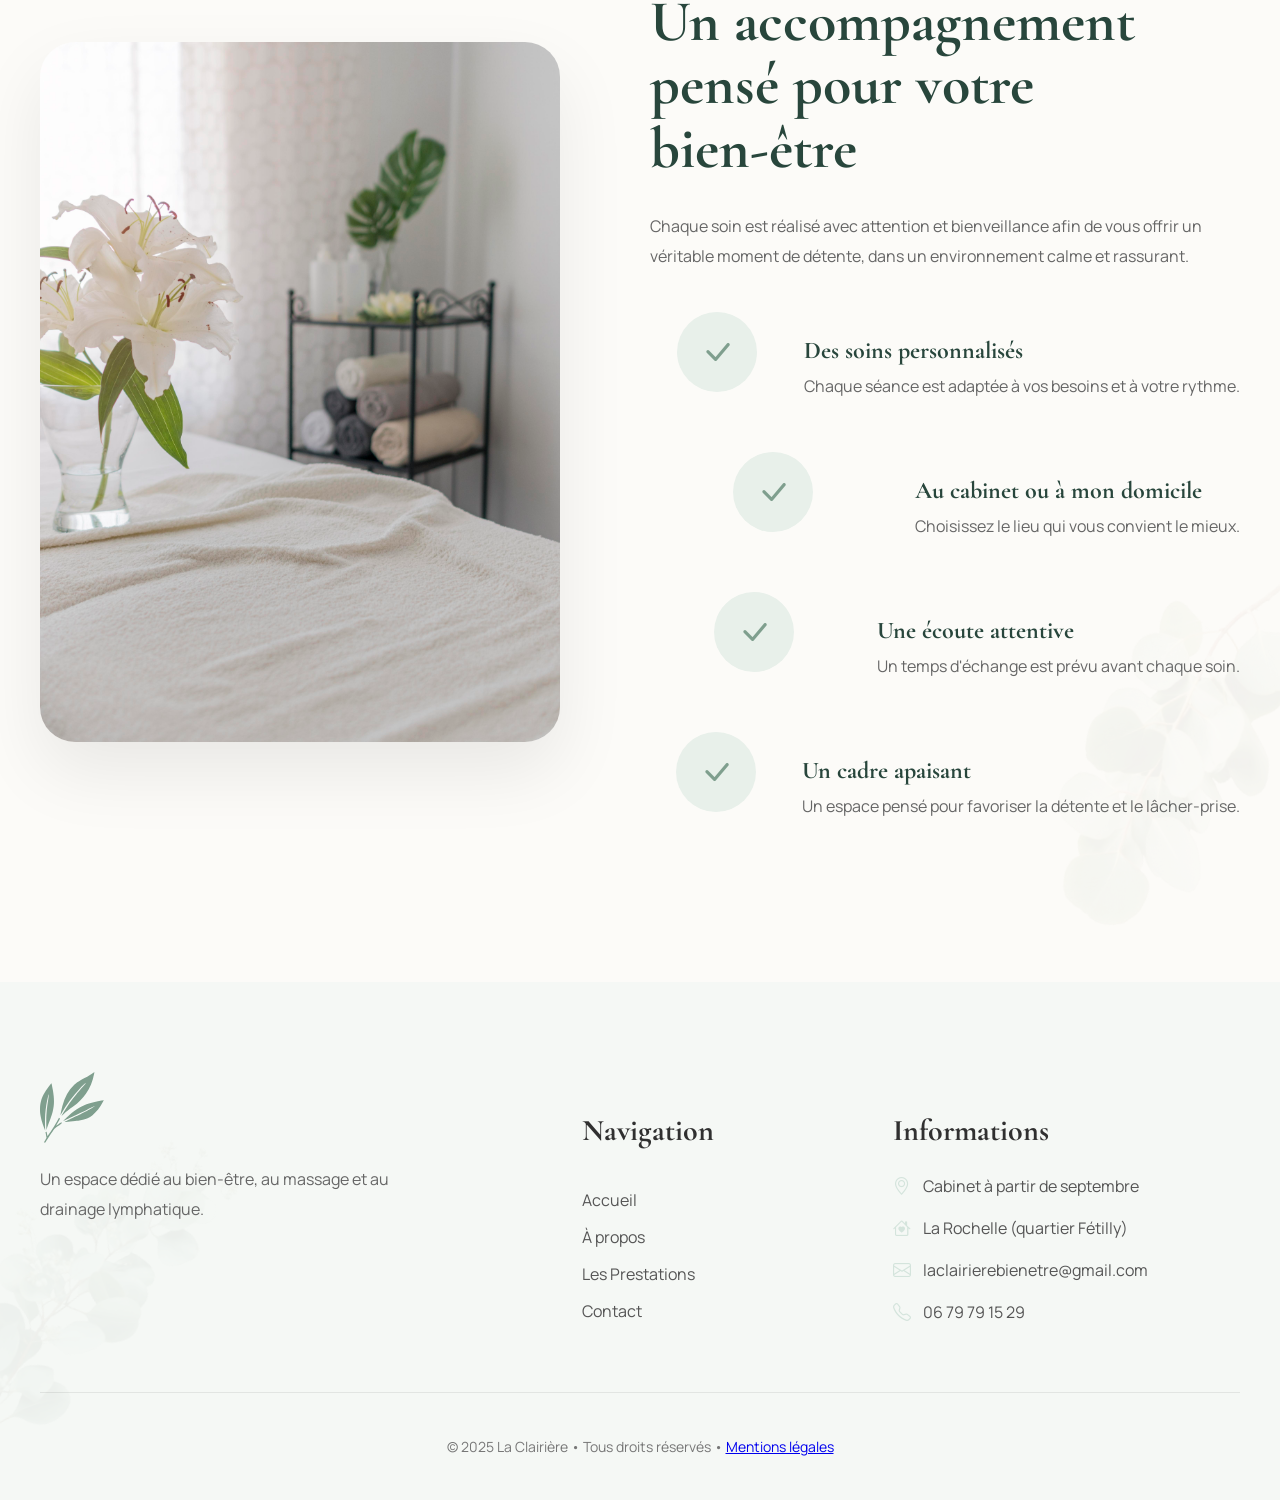
<file: apropos.html>
<!DOCTYPE html>
<html lang="fr">

<head>

    <meta charset="UTF-8">
    <meta name="viewport" content="width=device-width, initial-scale=1.0">

    <!-- SEO -->
    <title>À propos | La Clairière - Votre praticienne bien-être à La Rochelle</title>

    <meta name="description"
        content="Découvrez le parcours, les valeurs et l'approche de La Clairière, praticienne spécialisée en drainage lymphatique et massages bien-être à La Rochelle.">

    <meta name="robots" content="index, follow">

    <meta name="author" content="La Clairière">

    <meta name="theme-color" content="#7F9F8E">

    <link rel="canonical" href="https://la-clairiere-bien-etre.com/a-propos.html">

    <!-- Open Graph -->
    <meta property="og:type" content="website">
    <meta property="og:locale" content="fr_FR">
    <meta property="og:site_name" content="La Clairière">

    <meta property="og:title"
        content="À propos | La Clairière - Votre praticienne bien-être à La Rochelle">

    <meta property="og:description"
        content="Découvrez l'histoire, les valeurs et l'accompagnement proposé par La Clairière à La Rochelle.">

    <meta property="og:url"
        content="https://la-clairiere-bien-etre.com/a-propos.html">

    <meta property="og:image"
        content="https://la-clairiere-bien-etre.com/assets/og-image.jpg">

    <!-- Twitter -->
    <meta name="twitter:card" content="summary_large_image">

    <meta name="twitter:title"
        content="À propos | La Clairière - Votre praticienne bien-être à La Rochelle">

    <meta name="twitter:description"
        content="Faites connaissance avec votre praticienne en drainage lymphatique et massages bien-être à La Rochelle.">

    <meta name="twitter:image"
        content="https://la-clairiere-bien-etre.com/assets/og-image.jpg">

    <!-- Favicons -->
    <link rel="icon" type="image/png" sizes="96x96" href="/favicon-96x96.png">
    <link rel="icon" type="image/svg+xml" href="/favicon.svg">
    <link rel="shortcut icon" href="/favicon.ico">
    <link rel="apple-touch-icon" sizes="180x180" href="/apple-touch-icon.png">
    <link rel="manifest" href="/site.webmanifest">

    <!-- Google Fonts -->
    <link rel="preconnect" href="https://fonts.googleapis.com">
    <link rel="preconnect" href="https://fonts.gstatic.com" crossorigin>

    <link href="https://fonts.googleapis.com/css2?family=Cormorant+Garamond:wght@500;600;700&family=Manrope:wght@300;400;500;600&display=swap"
        rel="stylesheet">

    <!-- Icônes -->
    <link rel="stylesheet"
        href="https://cdn.jsdelivr.net/npm/bootstrap-icons@1.11.3/font/bootstrap-icons.min.css">

    <link rel="stylesheet"
        href="https://cdnjs.cloudflare.com/ajax/libs/font-awesome/6.7.2/css/all.min.css">

    <!-- CSS -->
    <link rel="stylesheet" href="style.css">

</head>

<body>

    <!-- HEADER -->

    <header class="header">
        <div class="header-container">

            <a href="index.html" class="logo">
                <!-- <img src="assets/logo.svg" alt="La Clairière"> -->
                <svg class="logo" alt="La Clairière" width="64" height="71" viewBox="0 0 64 71" fill="none"
                    xmlns="http://www.w3.org/2000/svg">
                    <path
                        d="M3.89186 70.4472C3.91186 70.3972 4.51186 69.3672 5.23186 68.1572C5.95186 66.9572 6.54186 65.9072 6.54186 65.8372C6.54186 65.7672 6.30186 64.4672 6.01186 62.9472C5.72186 61.4272 5.48186 60.1472 5.48186 60.1172C5.48186 60.0872 5.68186 60.0172 5.92186 59.9672C6.16186 59.9172 6.41186 59.8572 6.48186 59.8372C6.58186 59.8072 6.62186 59.9272 6.73186 60.4672C7.07186 62.2272 7.48186 64.1172 7.54186 64.1672C7.61186 64.2472 11.7619 58.1672 13.2119 55.8372C14.3119 54.0972 16.4619 50.3572 18.1819 47.2572C18.4819 46.6972 18.7919 46.1572 18.8619 46.0572L18.9819 45.8672L19.5419 46.1472C19.8519 46.2972 20.1019 46.4472 20.1019 46.4872C20.1019 46.5672 20.0019 46.7472 18.1619 50.0872C17.4419 51.3872 16.6819 52.7572 16.4819 53.1372L16.1119 53.8272L16.3719 53.6272C17.6219 52.6972 21.3119 50.1672 21.3419 50.2172C21.5019 50.4172 21.9219 51.3172 21.8719 51.3472C21.8419 51.3772 21.2619 51.7772 20.5919 52.2272C19.4519 52.9972 15.8219 55.6872 14.8119 56.5072C14.4519 56.7972 14.0319 57.3572 12.7319 59.1972C10.2419 62.7572 8.14186 65.9472 6.69186 68.3572L5.37186 70.5472H4.62186C4.05186 70.5472 3.87186 70.5272 3.89186 70.4572V70.4472Z"
                        fill="white" />
                    <path
                        d="M4.64192 57.2558C2.16192 50.5258 1.27192 47.6758 0.641917 44.3158C0.111917 41.4858 -0.0480833 39.5558 0.0119167 36.7158C0.0719167 33.8258 0.331917 31.8458 0.981917 29.3658C2.22192 24.5558 4.38192 20.5258 9.00192 14.3558C10.4719 12.3958 11.4319 11.1758 11.4719 11.2158C11.5719 11.3258 12.4619 15.6458 12.8619 18.0058C14.4119 27.0658 14.3619 33.0058 12.6619 39.8658C12.1619 41.8958 11.4319 44.1458 10.3619 46.9458C7.82192 53.6158 7.36192 54.9058 6.76192 57.0758L6.50192 57.9858L6.45192 57.6058C6.37192 56.9858 6.24192 52.3058 6.24192 49.9858C6.25192 42.1658 6.82192 35.9958 8.49192 25.6958C8.90192 23.1458 8.95192 22.5358 8.76192 22.4658C8.62192 22.4158 8.48192 22.8158 8.10192 24.3058C6.70192 29.7758 5.63192 36.4758 5.24192 42.3358C5.00192 45.9258 4.93192 52.9058 5.10192 56.6358C5.15192 57.6558 5.17192 58.5058 5.15192 58.5258C5.13192 58.5458 4.91192 57.9658 4.64192 57.2458V57.2558Z"
                        fill="white" />
                    <path
                        d="M24.4819 50.0543C24.7819 49.7643 30.3119 47.0043 35.9119 44.3643C39.4619 42.6843 45.1519 39.8543 47.2619 38.7243C50.1219 37.1843 54.0019 34.9343 54.4019 34.5743C54.6019 34.3943 54.6219 34.3343 54.5519 34.2643C54.4719 34.1843 54.3719 34.2043 54.0219 34.3443C53.5519 34.5343 50.1419 36.1843 46.6519 37.8843C42.9919 39.6843 40.8019 40.7243 37.1319 42.4343C35.9619 42.9843 34.0519 43.8643 32.9019 44.4043C29.2919 46.0843 26.5919 47.3943 24.9119 48.2843C24.0219 48.7543 23.2519 49.1243 23.2019 49.1043C23.0919 49.0743 27.0619 45.0943 28.3319 43.9743C32.4319 40.3443 36.1519 37.6443 40.1419 35.3643C45.4019 32.3743 51.4919 30.4343 61.4819 28.6043C62.7119 28.3743 63.732 28.2043 63.742 28.2243C63.762 28.2343 63.472 28.8243 63.102 29.5243C60.022 35.4443 56.4519 39.9943 52.2319 43.3843C48.9519 46.0243 44.6119 47.7443 39.3719 48.5043C38.1119 48.6843 35.9619 48.9043 32.9019 49.1643C29.1419 49.4743 25.8719 49.8443 24.6419 50.0843C24.4919 50.1143 24.4319 50.1043 24.4919 50.0543H24.4819Z"
                        fill="white" />
                    <path
                        d="M21.702 43.6753C21.702 43.5853 22.612 41.9653 23.562 40.3653C27.312 34.0453 31.602 27.9953 36.632 21.9353C38.092 20.1653 38.462 19.7453 41.922 15.7653C45.422 11.7553 45.612 11.5253 45.612 11.3953C45.612 11.2153 45.412 11.2053 45.152 11.3653C44.782 11.5753 41.672 14.6753 39.902 16.5653C32.532 24.4653 26.772 32.2653 20.992 42.1553C20.722 42.6353 20.492 42.9353 20.482 42.8653C20.422 42.5553 21.922 35.6453 22.522 33.4353C24.772 25.2353 28.642 18.3753 33.802 13.3653C36.492 10.7653 39.142 8.97529 44.572 6.09529C48.392 4.06529 51.072 2.42529 53.372 0.695292C53.932 0.265292 54.412 -0.0447084 54.422 0.00529163C54.442 0.0452916 54.312 0.815292 54.142 1.70529C52.672 9.42529 50.042 15.8053 45.912 21.7653C42.492 26.6753 38.322 30.8453 33.152 34.5253C28.832 37.6053 26.592 39.3653 23.752 41.8953C23.022 42.5553 22.262 43.2253 22.062 43.4153C21.852 43.5953 21.692 43.7153 21.692 43.6853L21.702 43.6753Z"
                        fill="white" />
                </svg>
            </a>

            <nav class="nav">
                <a href="index.html">Accueil</a>
                <a href="apropos.html">À propos</a>
                <a href="prestations.html">Les Prestations</a>
                <a href="lieux.html">À domicile & cabinet</a>
                <a href="contact.html">Contact</a>
            </nav>

            <a href="#" class="btn-contact">
                Prendre contact
            </a>

        </div>
    </header>

    <section class="about-hero">

        <div class="about-container">

            <div class="about-content">

                <span class="hero-subtitle">
                    À PROPOS
                </span>

                <h1>
                    Une approche du bien-être
                    centrée sur l'écoute
                    et la douceur.
                </h1>

                <p>
                    À travers <strong>La Clairière</strong>, je vous accompagne
                    avec bienveillance pour vous offrir un véritable moment
                    de détente, de reconnexion à vous-même et de sérénité.
                </p>

                <a href="#" class="btn-primary">
                    Prendre contact
                </a>

            </div>

            <div class="about-image">

                <img src="assets/interior-modern-comfortable-hotel-room.jpg" alt="Claire Gaborit">

            </div>

        </div>


    </section>

    <!-- MON HISTOIRE -->

    <section class="story">

        <div class="story-container">

            <div class="story-image">

                <img src="assets/high-angle-arrangement-with-towels.jpg" alt="Claire Gaborit">

            </div>

            <div class="story-content">

                <span class="section-subtitle">
                    MON HISTOIRE
                </span>

                <h2>
                    Une vocation guidée<br>
                    par le prendre soin de l’autre.
                </h2>

                  <p>
            Infirmière diplômée d’État, j’ai toujours placé le prendre soin au cœur de ma pratique.
            Mon approche repose sur une vision globale de la personne, en prenant en compte son corps,
            ses émotions et son histoire.
        </p>

        <p>
            À travers <strong>La Clairière</strong>, je souhaite créer un espace d’écoute et
            d’accompagnement, où chacun peut prendre le temps de ralentir, d’écouter son corps
            et de retrouver un meilleur équilibre physique et émotionnel.
        </p>
        <p>
                    Chaque personne étant unique, j'accorde une attention particulière à l'écoute
                    afin de proposer des soins personnalisés, dans une démarche de prévention santé,
                    de bien-être durable et de bienveillance.
                </p>

        

                <!-- <p>
                    Le nom <strong>« La Clairière »</strong> m'accompagne depuis longtemps.
                    Il symbolise pour moi un lieu de calme, de sérénité et de reconnexion à soi,
                    inspiré par un espace qui m'est cher. À travers La Clairière, je souhaite offrir
                    une parenthèse de bien-être où chacun peut prendre le temps de relâcher les tensions
                    et de retrouver son équilibre.
                </p> -->

                


                <div class="story-signature">

                    <span>Claire Gaborit</span>

                    <small>Praticienne en bien-être</small>

                </div>

            </div>

        </div>

    </section>
    <!-- ==========================
        MES VALEURS
========================== -->

    <section class="values">

        <div class="values-container">

            <div class="section-title">

                <span class="section-subtitle">
                    MES VALEURS
                </span>

                <h2>
                    Une approche humaine,<br>
                    respectueuse et personnalisée
                </h2>

                <p>
                    Chaque séance est guidée par des valeurs essentielles afin de
                    vous offrir une expérience de bien-être dans un cadre de
                    confiance, d'écoute et de sérénité.
                </p>

            </div>

            <div class="values-grid">

                <!-- Carte 1 -->

                <article class="value-card">

                    <div class="value-icon">

                        <i class="bi bi-heart"></i>

                    </div>

                    <h3>Bienveillance</h3>

                    <p>
                        Vous accueillir avec écoute, douceur et sans jugement afin
                        de créer un espace propice à votre bien-être.
                    </p>

                </article>

                <!-- Carte 2 -->

                <article class="value-card">

                    <div class="value-icon">

                        <i class="bi bi-person-heart"></i>

                    </div>

                    <h3>Écoute</h3>

                    <p>
                        Chaque personne est unique. Je prends le temps de comprendre
                        vos besoins afin d'adapter chaque soin.
                    </p>

                </article>

                <!-- Carte 3 -->

                <article class="value-card">

                    <div class="value-icon">

                        <i class="bi bi-flower1"></i>

                    </div>

                    <h3>Authenticité</h3>

                    <p>
                        Des soins réalisés avec simplicité, professionnalisme
                        et respect de votre rythme.
                    </p>

                </article>

            </div>

        </div>

    </section>

    <!-- ==========================
    POURQUOI CHOISIR LA CLAIRIÈRE
=========================== -->

    <section class="why">

        <div class="why-container">

            <div class="why-image">

                <img src="assets/massage-table-with-white-sheets.jpg" alt="Cabinet La Clairière">

            </div>

            <div class="why-content">

                <span class="section-subtitle">
                    POURQUOI LA CLAIRIÈRE ?
                </span>

                <h2>
                    Un accompagnement<br>
                    pensé pour votre bien-être
                </h2>

                <p>
                    Chaque soin est réalisé avec attention et bienveillance afin de
                    vous offrir un véritable moment de détente, dans un environnement
                    calme et rassurant.
                </p>

                <div class="why-list">

                    <div class="why-item">

                        <div class="why-icon">
                            <i class="bi bi-check-lg"></i>
                        </div>

                        <div>
                            <h3>Des soins personnalisés</h3>
                            <p>Chaque séance est adaptée à vos besoins et à votre rythme.</p>
                        </div>

                    </div>

                    <div class="why-item">

                        <div class="why-icon">
                            <i class="bi bi-check-lg"></i>
                        </div>

                        <div>
                            <h3>Au cabinet ou à mon domicile</h3>
                            <p>Choisissez le lieu qui vous convient le mieux.</p>
                        </div>

                    </div>

                    <div class="why-item">

                        <div class="why-icon">
                            <i class="bi bi-check-lg"></i>
                        </div>

                        <div>
                            <h3>Une écoute attentive</h3>
                            <p>Un temps d'échange est prévu avant chaque soin.</p>
                        </div>

                    </div>

                    <div class="why-item">

                        <div class="why-icon">
                            <i class="bi bi-check-lg"></i>
                        </div>

                        <div>
                            <h3>Un cadre apaisant</h3>
                            <p>Un espace pensé pour favoriser la détente et le lâcher-prise.</p>
                        </div>

                    </div>

                </div>

            </div>

        </div>

    </section>

    <footer class="footer">

        <div class="footer-container">

            <div class="footer-top">

                <div class="footer-brand">

                    <!-- <img src="assets/Group.svg" alt="La Clairière"> -->
                     <a href="index.html" class="logo">
                <!-- <img src="assets/logo.svg" alt="La Clairière"> -->
                <svg class="logo" alt="La Clairière" width="64" height="71" viewBox="0 0 64 71" fill="none"
                    xmlns="http://www.w3.org/2000/svg">
                    <path
                        d="M3.89186 70.4472C3.91186 70.3972 4.51186 69.3672 5.23186 68.1572C5.95186 66.9572 6.54186 65.9072 6.54186 65.8372C6.54186 65.7672 6.30186 64.4672 6.01186 62.9472C5.72186 61.4272 5.48186 60.1472 5.48186 60.1172C5.48186 60.0872 5.68186 60.0172 5.92186 59.9672C6.16186 59.9172 6.41186 59.8572 6.48186 59.8372C6.58186 59.8072 6.62186 59.9272 6.73186 60.4672C7.07186 62.2272 7.48186 64.1172 7.54186 64.1672C7.61186 64.2472 11.7619 58.1672 13.2119 55.8372C14.3119 54.0972 16.4619 50.3572 18.1819 47.2572C18.4819 46.6972 18.7919 46.1572 18.8619 46.0572L18.9819 45.8672L19.5419 46.1472C19.8519 46.2972 20.1019 46.4472 20.1019 46.4872C20.1019 46.5672 20.0019 46.7472 18.1619 50.0872C17.4419 51.3872 16.6819 52.7572 16.4819 53.1372L16.1119 53.8272L16.3719 53.6272C17.6219 52.6972 21.3119 50.1672 21.3419 50.2172C21.5019 50.4172 21.9219 51.3172 21.8719 51.3472C21.8419 51.3772 21.2619 51.7772 20.5919 52.2272C19.4519 52.9972 15.8219 55.6872 14.8119 56.5072C14.4519 56.7972 14.0319 57.3572 12.7319 59.1972C10.2419 62.7572 8.14186 65.9472 6.69186 68.3572L5.37186 70.5472H4.62186C4.05186 70.5472 3.87186 70.5272 3.89186 70.4572V70.4472Z"
                        fill="white" />
                    <path
                        d="M4.64192 57.2558C2.16192 50.5258 1.27192 47.6758 0.641917 44.3158C0.111917 41.4858 -0.0480833 39.5558 0.0119167 36.7158C0.0719167 33.8258 0.331917 31.8458 0.981917 29.3658C2.22192 24.5558 4.38192 20.5258 9.00192 14.3558C10.4719 12.3958 11.4319 11.1758 11.4719 11.2158C11.5719 11.3258 12.4619 15.6458 12.8619 18.0058C14.4119 27.0658 14.3619 33.0058 12.6619 39.8658C12.1619 41.8958 11.4319 44.1458 10.3619 46.9458C7.82192 53.6158 7.36192 54.9058 6.76192 57.0758L6.50192 57.9858L6.45192 57.6058C6.37192 56.9858 6.24192 52.3058 6.24192 49.9858C6.25192 42.1658 6.82192 35.9958 8.49192 25.6958C8.90192 23.1458 8.95192 22.5358 8.76192 22.4658C8.62192 22.4158 8.48192 22.8158 8.10192 24.3058C6.70192 29.7758 5.63192 36.4758 5.24192 42.3358C5.00192 45.9258 4.93192 52.9058 5.10192 56.6358C5.15192 57.6558 5.17192 58.5058 5.15192 58.5258C5.13192 58.5458 4.91192 57.9658 4.64192 57.2458V57.2558Z"
                        fill="white" />
                    <path
                        d="M24.4819 50.0543C24.7819 49.7643 30.3119 47.0043 35.9119 44.3643C39.4619 42.6843 45.1519 39.8543 47.2619 38.7243C50.1219 37.1843 54.0019 34.9343 54.4019 34.5743C54.6019 34.3943 54.6219 34.3343 54.5519 34.2643C54.4719 34.1843 54.3719 34.2043 54.0219 34.3443C53.5519 34.5343 50.1419 36.1843 46.6519 37.8843C42.9919 39.6843 40.8019 40.7243 37.1319 42.4343C35.9619 42.9843 34.0519 43.8643 32.9019 44.4043C29.2919 46.0843 26.5919 47.3943 24.9119 48.2843C24.0219 48.7543 23.2519 49.1243 23.2019 49.1043C23.0919 49.0743 27.0619 45.0943 28.3319 43.9743C32.4319 40.3443 36.1519 37.6443 40.1419 35.3643C45.4019 32.3743 51.4919 30.4343 61.4819 28.6043C62.7119 28.3743 63.732 28.2043 63.742 28.2243C63.762 28.2343 63.472 28.8243 63.102 29.5243C60.022 35.4443 56.4519 39.9943 52.2319 43.3843C48.9519 46.0243 44.6119 47.7443 39.3719 48.5043C38.1119 48.6843 35.9619 48.9043 32.9019 49.1643C29.1419 49.4743 25.8719 49.8443 24.6419 50.0843C24.4919 50.1143 24.4319 50.1043 24.4919 50.0543H24.4819Z"
                        fill="white" />
                    <path
                        d="M21.702 43.6753C21.702 43.5853 22.612 41.9653 23.562 40.3653C27.312 34.0453 31.602 27.9953 36.632 21.9353C38.092 20.1653 38.462 19.7453 41.922 15.7653C45.422 11.7553 45.612 11.5253 45.612 11.3953C45.612 11.2153 45.412 11.2053 45.152 11.3653C44.782 11.5753 41.672 14.6753 39.902 16.5653C32.532 24.4653 26.772 32.2653 20.992 42.1553C20.722 42.6353 20.492 42.9353 20.482 42.8653C20.422 42.5553 21.922 35.6453 22.522 33.4353C24.772 25.2353 28.642 18.3753 33.802 13.3653C36.492 10.7653 39.142 8.97529 44.572 6.09529C48.392 4.06529 51.072 2.42529 53.372 0.695292C53.932 0.265292 54.412 -0.0447084 54.422 0.00529163C54.442 0.0452916 54.312 0.815292 54.142 1.70529C52.672 9.42529 50.042 15.8053 45.912 21.7653C42.492 26.6753 38.322 30.8453 33.152 34.5253C28.832 37.6053 26.592 39.3653 23.752 41.8953C23.022 42.5553 22.262 43.2253 22.062 43.4153C21.852 43.5953 21.692 43.7153 21.692 43.6853L21.702 43.6753Z"
                        fill="white" />
                </svg>
            </a>

                    <p>
                        Un espace dédié au bien-être, au massage
                        et au drainage lymphatique.
                    </p>

                </div>

                <div class="footer-links">

                    <h4>Navigation</h4>

                    <a href="index.html">Accueil</a>
                    <a href="apropos.html">À propos</a>
                    <a href="prestations.html">Les Prestations</a>
                    <a href="contact.html">Contact</a>

                </div>

                <div class="footer-contact">

                    <h4>Informations</h4>

                    <p>
                        <i class="bi bi-geo-alt"></i>
                        Cabinet à partir de septembre
                    </p>

                    <p>
                        <i class="bi bi-house-heart"></i>
                        La Rochelle (quartier Fétilly)
                    </p>

                    <p>
                        <i class="bi bi-envelope"></i>
                        laclairierebienetre@gmail.com
                    </p>

                    <p>
                        <i class="bi bi-telephone"></i>
                        06 79 79 15 29
                    </p>

                </div>

            </div>

            <div class="footer-bottom">

                <p>
                    © 2025 La Clairière • Tous droits réservés • <a href="mentions-legales.html">Mentions légales</a> 
                </p>

            </div>

        </div>

    </footer>



</body>

</html>
</file>
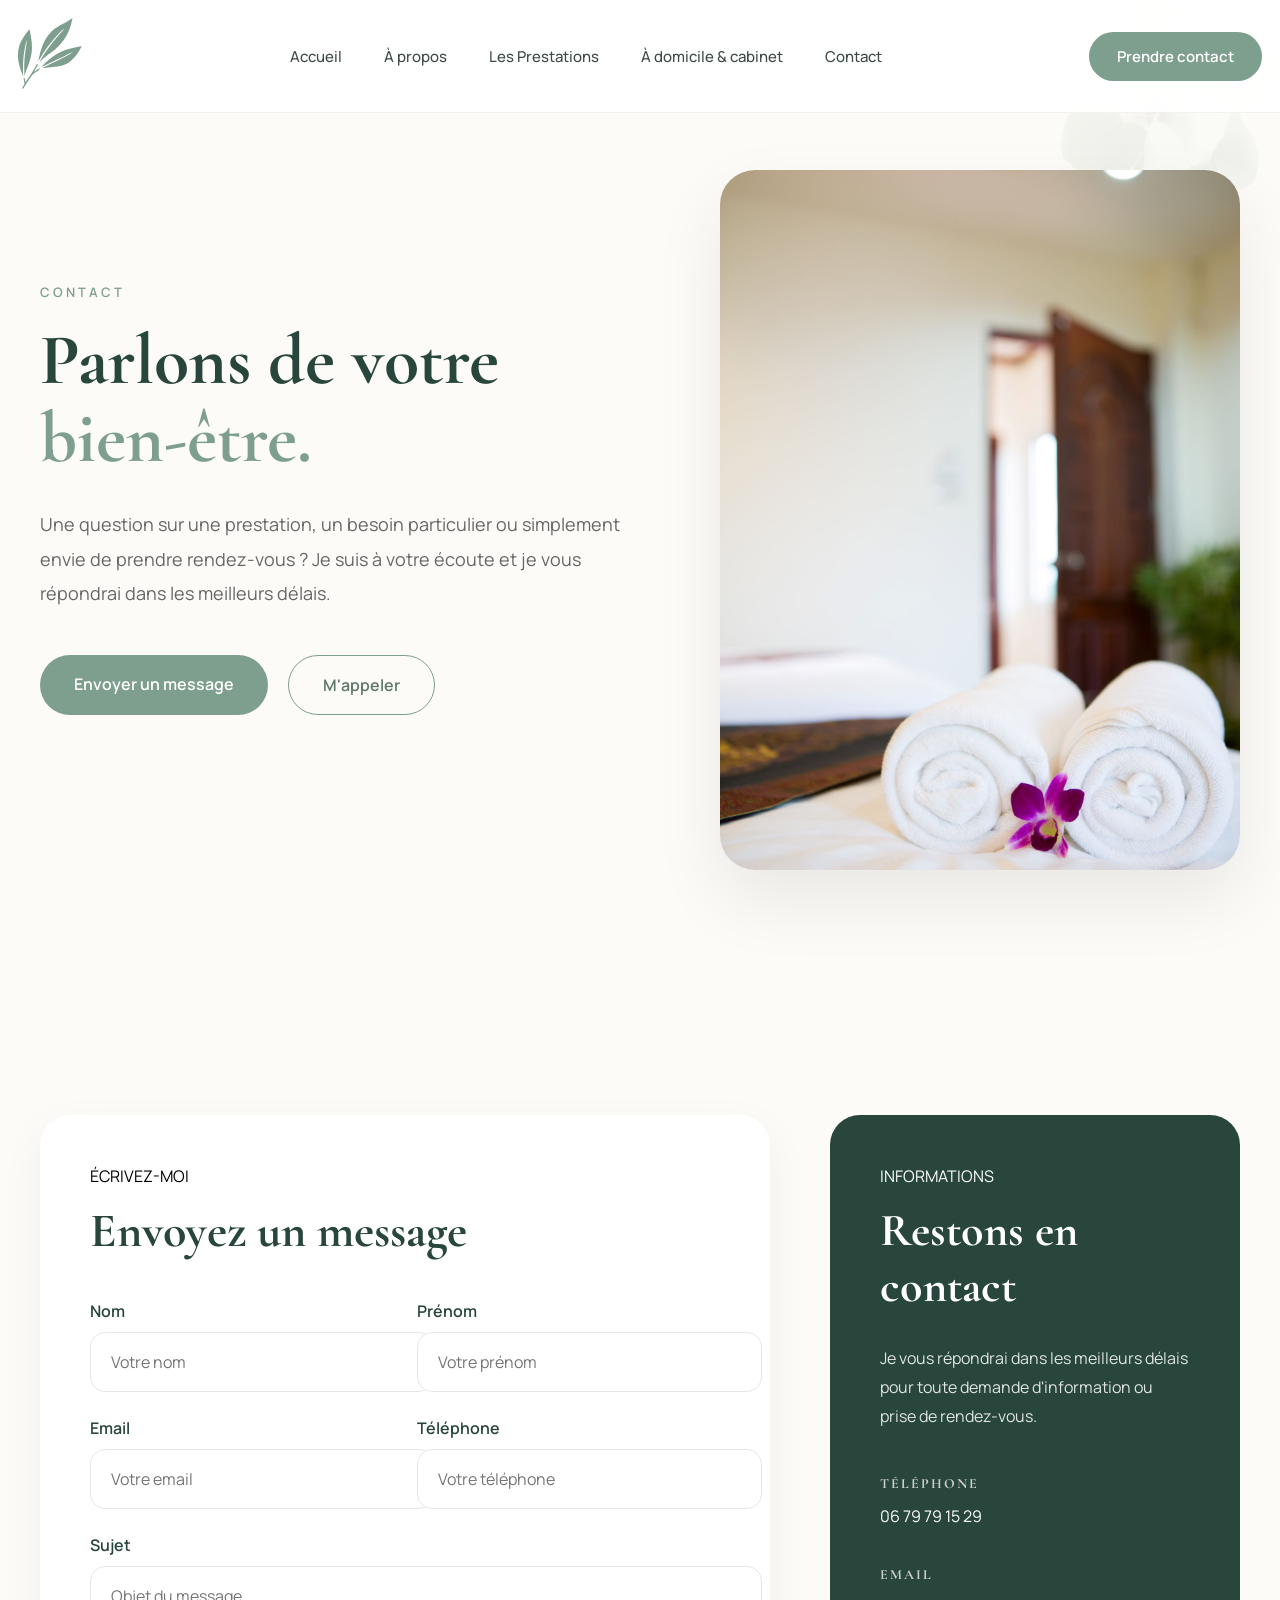
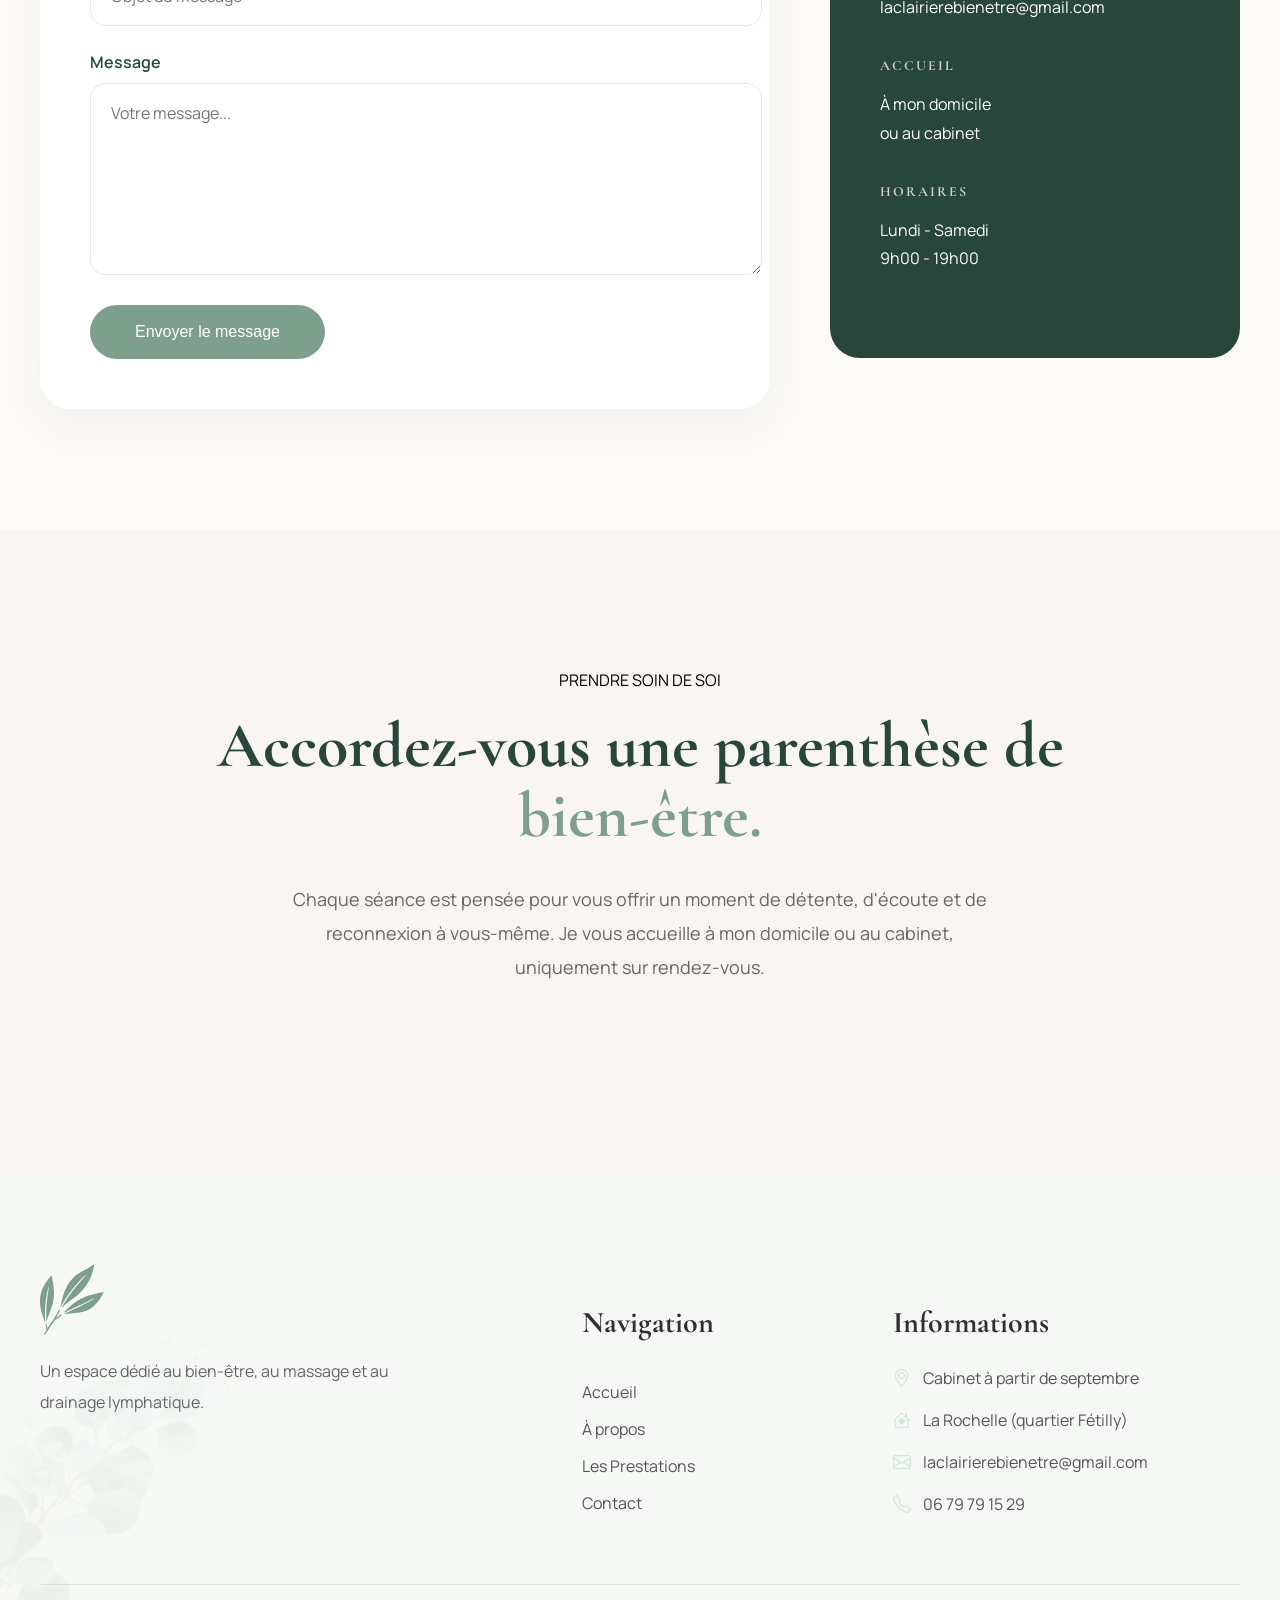
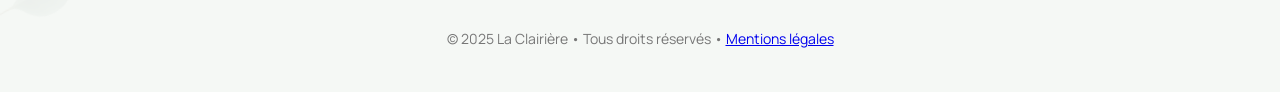
<file: contact.html>
<!DOCTYPE html>
<html lang="fr">
    <head>

    <meta charset="UTF-8">
    <meta name="viewport" content="width=device-width, initial-scale=1.0">

    <!-- SEO -->
    <title>Contact | Prenez rendez-vous à La Rochelle | La Clairière</title>

    <meta name="description"
        content="Contactez La Clairière à La Rochelle pour toute question ou pour prendre rendez-vous. Drainage lymphatique, massages bien-être et accompagnement personnalisé, uniquement sur rendez-vous.">

    <meta name="robots" content="index, follow">

    <meta name="author" content="La Clairière">

    <meta name="theme-color" content="#7F9F8E">

    <link rel="canonical" href="https://la-clairiere-bien-etre.com/contact.html">

    <!-- Open Graph -->
    <meta property="og:type" content="website">
    <meta property="og:locale" content="fr_FR">
    <meta property="og:site_name" content="La Clairière">

    <meta property="og:title"
        content="Contact | Prenez rendez-vous à La Rochelle | La Clairière">

    <meta property="og:description"
        content="Prenez contact avec La Clairière pour réserver une séance de drainage lymphatique ou de massage bien-être à La Rochelle.">

    <meta property="og:url"
        content="https://la-clairiere-bien-etre.com/contact.html">

    <meta property="og:image"
        content="https://la-clairiere-bien-etre.com/assets/og-image.jpg">

    <!-- Twitter -->
    <meta name="twitter:card" content="summary_large_image">

    <meta name="twitter:title"
        content="Contact | Prenez rendez-vous à La Rochelle | La Clairière">

    <meta name="twitter:description"
        content="Contactez La Clairière pour toute demande d'information ou pour prendre rendez-vous à La Rochelle.">

    <meta name="twitter:image"
        content="https://la-clairiere-bien-etre.com/assets/og-image.jpg">

    <!-- Favicons -->
    <link rel="icon" type="image/png" sizes="96x96" href="/favicon-96x96.png">
    <link rel="icon" type="image/svg+xml" href="/favicon.svg">
    <link rel="shortcut icon" href="/favicon.ico">
    <link rel="apple-touch-icon" sizes="180x180" href="/apple-touch-icon.png">
    <link rel="manifest" href="/site.webmanifest">

    <!-- Google Fonts -->
    <link rel="preconnect" href="https://fonts.googleapis.com">
    <link rel="preconnect" href="https://fonts.gstatic.com" crossorigin>

    <link href="https://fonts.googleapis.com/css2?family=Cormorant+Garamond:wght@500;600;700&family=Manrope:wght@300;400;500;600&display=swap"
        rel="stylesheet">

    <!-- Icônes -->
    <link rel="stylesheet"
        href="https://cdn.jsdelivr.net/npm/bootstrap-icons@1.11.3/font/bootstrap-icons.min.css">

    <link rel="stylesheet"
        href="https://cdnjs.cloudflare.com/ajax/libs/font-awesome/6.7.2/css/all.min.css">

    <!-- CSS -->
    <link rel="stylesheet" href="style.css">

</head>

<body>

     <header class="header">
        <div class="header-container">

            <a href="index.html" class="logo">
                <!-- <img src="assets/logo.svg" alt="La Clairière"> -->
                <svg class="logo" alt="La Clairière" width="64" height="71" viewBox="0 0 64 71" fill="none"
                    xmlns="http://www.w3.org/2000/svg">
                    <path
                        d="M3.89186 70.4472C3.91186 70.3972 4.51186 69.3672 5.23186 68.1572C5.95186 66.9572 6.54186 65.9072 6.54186 65.8372C6.54186 65.7672 6.30186 64.4672 6.01186 62.9472C5.72186 61.4272 5.48186 60.1472 5.48186 60.1172C5.48186 60.0872 5.68186 60.0172 5.92186 59.9672C6.16186 59.9172 6.41186 59.8572 6.48186 59.8372C6.58186 59.8072 6.62186 59.9272 6.73186 60.4672C7.07186 62.2272 7.48186 64.1172 7.54186 64.1672C7.61186 64.2472 11.7619 58.1672 13.2119 55.8372C14.3119 54.0972 16.4619 50.3572 18.1819 47.2572C18.4819 46.6972 18.7919 46.1572 18.8619 46.0572L18.9819 45.8672L19.5419 46.1472C19.8519 46.2972 20.1019 46.4472 20.1019 46.4872C20.1019 46.5672 20.0019 46.7472 18.1619 50.0872C17.4419 51.3872 16.6819 52.7572 16.4819 53.1372L16.1119 53.8272L16.3719 53.6272C17.6219 52.6972 21.3119 50.1672 21.3419 50.2172C21.5019 50.4172 21.9219 51.3172 21.8719 51.3472C21.8419 51.3772 21.2619 51.7772 20.5919 52.2272C19.4519 52.9972 15.8219 55.6872 14.8119 56.5072C14.4519 56.7972 14.0319 57.3572 12.7319 59.1972C10.2419 62.7572 8.14186 65.9472 6.69186 68.3572L5.37186 70.5472H4.62186C4.05186 70.5472 3.87186 70.5272 3.89186 70.4572V70.4472Z"
                        fill="white" />
                    <path
                        d="M4.64192 57.2558C2.16192 50.5258 1.27192 47.6758 0.641917 44.3158C0.111917 41.4858 -0.0480833 39.5558 0.0119167 36.7158C0.0719167 33.8258 0.331917 31.8458 0.981917 29.3658C2.22192 24.5558 4.38192 20.5258 9.00192 14.3558C10.4719 12.3958 11.4319 11.1758 11.4719 11.2158C11.5719 11.3258 12.4619 15.6458 12.8619 18.0058C14.4119 27.0658 14.3619 33.0058 12.6619 39.8658C12.1619 41.8958 11.4319 44.1458 10.3619 46.9458C7.82192 53.6158 7.36192 54.9058 6.76192 57.0758L6.50192 57.9858L6.45192 57.6058C6.37192 56.9858 6.24192 52.3058 6.24192 49.9858C6.25192 42.1658 6.82192 35.9958 8.49192 25.6958C8.90192 23.1458 8.95192 22.5358 8.76192 22.4658C8.62192 22.4158 8.48192 22.8158 8.10192 24.3058C6.70192 29.7758 5.63192 36.4758 5.24192 42.3358C5.00192 45.9258 4.93192 52.9058 5.10192 56.6358C5.15192 57.6558 5.17192 58.5058 5.15192 58.5258C5.13192 58.5458 4.91192 57.9658 4.64192 57.2458V57.2558Z"
                        fill="white" />
                    <path
                        d="M24.4819 50.0543C24.7819 49.7643 30.3119 47.0043 35.9119 44.3643C39.4619 42.6843 45.1519 39.8543 47.2619 38.7243C50.1219 37.1843 54.0019 34.9343 54.4019 34.5743C54.6019 34.3943 54.6219 34.3343 54.5519 34.2643C54.4719 34.1843 54.3719 34.2043 54.0219 34.3443C53.5519 34.5343 50.1419 36.1843 46.6519 37.8843C42.9919 39.6843 40.8019 40.7243 37.1319 42.4343C35.9619 42.9843 34.0519 43.8643 32.9019 44.4043C29.2919 46.0843 26.5919 47.3943 24.9119 48.2843C24.0219 48.7543 23.2519 49.1243 23.2019 49.1043C23.0919 49.0743 27.0619 45.0943 28.3319 43.9743C32.4319 40.3443 36.1519 37.6443 40.1419 35.3643C45.4019 32.3743 51.4919 30.4343 61.4819 28.6043C62.7119 28.3743 63.732 28.2043 63.742 28.2243C63.762 28.2343 63.472 28.8243 63.102 29.5243C60.022 35.4443 56.4519 39.9943 52.2319 43.3843C48.9519 46.0243 44.6119 47.7443 39.3719 48.5043C38.1119 48.6843 35.9619 48.9043 32.9019 49.1643C29.1419 49.4743 25.8719 49.8443 24.6419 50.0843C24.4919 50.1143 24.4319 50.1043 24.4919 50.0543H24.4819Z"
                        fill="white" />
                    <path
                        d="M21.702 43.6753C21.702 43.5853 22.612 41.9653 23.562 40.3653C27.312 34.0453 31.602 27.9953 36.632 21.9353C38.092 20.1653 38.462 19.7453 41.922 15.7653C45.422 11.7553 45.612 11.5253 45.612 11.3953C45.612 11.2153 45.412 11.2053 45.152 11.3653C44.782 11.5753 41.672 14.6753 39.902 16.5653C32.532 24.4653 26.772 32.2653 20.992 42.1553C20.722 42.6353 20.492 42.9353 20.482 42.8653C20.422 42.5553 21.922 35.6453 22.522 33.4353C24.772 25.2353 28.642 18.3753 33.802 13.3653C36.492 10.7653 39.142 8.97529 44.572 6.09529C48.392 4.06529 51.072 2.42529 53.372 0.695292C53.932 0.265292 54.412 -0.0447084 54.422 0.00529163C54.442 0.0452916 54.312 0.815292 54.142 1.70529C52.672 9.42529 50.042 15.8053 45.912 21.7653C42.492 26.6753 38.322 30.8453 33.152 34.5253C28.832 37.6053 26.592 39.3653 23.752 41.8953C23.022 42.5553 22.262 43.2253 22.062 43.4153C21.852 43.5953 21.692 43.7153 21.692 43.6853L21.702 43.6753Z"
                        fill="white" />
                </svg>
            </a>

            <nav class="nav">
                <a href="index.html">Accueil</a>
                <a href="apropos.html">À propos</a>
                <a href="prestations.html">Les Prestations</a>
                <a href="lieux.html">À domicile & cabinet</a>
                <a href="contact.html">Contact</a>
            </nav>

            <a href="#" class="btn-contact">
                Prendre contact
            </a>

        </div>
    </header>

    <!-- HERO CONTACT -->

<section class="contact-hero">

    <div class="contact-hero-container">

        <div class="contact-hero-content">

            <span class="hero-subtitle">
                CONTACT
            </span>

            <h1>
                Parlons de votre<br>
                <span>bien-être.</span>
            </h1>

            <p>
                Une question sur une prestation, un besoin particulier ou
                simplement envie de prendre rendez-vous ?
                Je suis à votre écoute et je vous répondrai dans les meilleurs délais.
            </p>

            <div class="hero-buttons">

                <a href="#contact-form" class="btn-primary">
                    Envoyer un message
                </a>

                <a href="tel:+33679791529" class="btn-secondary">
    M'appeler
</a>

                <!-- <a href="tel:0679797929" class="btn-secondary">
                    M'appeler
                </a> -->

            </div>

        </div>

        <div class="contact-hero-image">

            <img src="assets/interior-modern-comfortable-hotel-room.jpg" alt="Cabinet de massage">

        </div>

    </div>

</section>

<section class="contact-section" id="contact-form">

    <div class="contact-container">

        <!-- FORMULAIRE -->

        <div class="contact-form">

            <span class="section-subtitle">
                ÉCRIVEZ-MOI
            </span>

            <h2>Envoyez un message</h2>

            <form action="https://formsubmit.co/laclairierebienetre@gmail.com" method="POST">

                <!-- Configuration FormSubmit -->
                <input type="hidden" name="_subject" value="Nouveau message - Site La Clairière">
                <input type="hidden" name="_template" value="table">
                <input type="hidden" name="_captcha" value="false">
                <input type="text" name="_honey" style="display:none">

                <div class="form-row">

                    <div class="input-group">
                        <label for="nom">Nom</label>
                        <input
                            type="text"
                            id="nom"
                            name="Nom"
                            placeholder="Votre nom"
                            required>
                    </div>

                    <div class="input-group">
                        <label for="prenom">Prénom</label>
                        <input
                            type="text"
                            id="prenom"
                            name="Prénom"
                            placeholder="Votre prénom"
                            required>
                    </div>

                </div>

                <div class="form-row">

                    <div class="input-group">
                        <label for="email">Email</label>
                        <input
                            type="email"
                            id="email"
                            name="Email"
                            placeholder="Votre email"
                            required>
                    </div>

                    <div class="input-group">
                        <label for="telephone">Téléphone</label>
                        <input
                            type="tel"
                            id="telephone"
                            name="Téléphone"
                            placeholder="Votre téléphone">
                    </div>

                </div>

                <div class="input-group">

                    <label for="sujet">Sujet</label>

                    <input
                        type="text"
                        id="sujet"
                        name="Sujet"
                        placeholder="Objet du message"
                        required>

                </div>

                <div class="input-group">

                    <label for="message">Message</label>

                    <textarea
                        id="message"
                        name="Message"
                        rows="7"
                        placeholder="Votre message..."
                        required></textarea>

                </div>
                

                <button type="submit" class="contact-btn">
                    Envoyer le message
                </button>

            </form>

        </div>

        <!-- INFORMATIONS -->

        <aside class="contact-info">

            <span class="section-subtitle">
                INFORMATIONS
            </span>

            <h2>Restons en contact</h2>

            <p>
                Je vous répondrai dans les meilleurs délais pour toute demande
                d'information ou prise de rendez-vous.
            </p>

            <div class="info-item">

                <h3>Téléphone</h3>

                <a href="tel:0679791529">
                    06 79 79 15 29
                </a>

            </div>

            <div class="info-item">

                <h3>Email</h3>

                <a href="mailto:laclairierebienetre@gmail.com">
                    laclairierebienetre@gmail.com
                </a>

            </div>

            <div class="info-item">

                <h3>Accueil</h3>

                <p>
                    À mon domicile<br>
                    ou au cabinet
                </p>

            </div>

            <div class="info-item">

                <h3>Horaires</h3>

                <p>
                    Lundi - Samedi<br>
                    9h00 - 19h00
                </p>

            </div>

        </aside>

    </div>

</section>

<!-- ===============================
        CTA CONTACT
================================ -->

<section class="contact-cta">

    <div class="contact-cta-container">

        <span class="section-subtitle">
            PRENDRE SOIN DE SOI
        </span>

        <h2>
            Accordez-vous une parenthèse de
            <span>bien-être.</span>
        </h2>

        <p>
            Chaque séance est pensée pour vous offrir un moment de détente,
            d'écoute et de reconnexion à vous-même. Je vous accueille
            à mon domicile ou au cabinet, uniquement sur rendez-vous.
        </p>

        <div class="cta-buttons">
            <!-- <a href="https://setmore.com/bookingpage/toncompte"
   class="btn-primary"
   target="_blank"
   rel="noopener">
    Prendre rendez-vous
</a> -->

            <!-- <a href="#contact-form" class="btn-primary">
                Prendre rendez-vous
            </a> -->

            <!-- <a href="prestations.html" class="btn-secondary">
                Découvrir les prestations
            </a> -->

        </div>

    </div>

</section><footer class="footer">

        <div class="footer-container">

            <div class="footer-top">

                <div class="footer-brand">

                    <a href="index.html" class="logo">
                <!-- <img src="assets/logo.svg" alt="La Clairière"> -->
                <svg class="logo" alt="La Clairière" width="64" height="71" viewBox="0 0 64 71" fill="none"
                    xmlns="http://www.w3.org/2000/svg">
                    <path
                        d="M3.89186 70.4472C3.91186 70.3972 4.51186 69.3672 5.23186 68.1572C5.95186 66.9572 6.54186 65.9072 6.54186 65.8372C6.54186 65.7672 6.30186 64.4672 6.01186 62.9472C5.72186 61.4272 5.48186 60.1472 5.48186 60.1172C5.48186 60.0872 5.68186 60.0172 5.92186 59.9672C6.16186 59.9172 6.41186 59.8572 6.48186 59.8372C6.58186 59.8072 6.62186 59.9272 6.73186 60.4672C7.07186 62.2272 7.48186 64.1172 7.54186 64.1672C7.61186 64.2472 11.7619 58.1672 13.2119 55.8372C14.3119 54.0972 16.4619 50.3572 18.1819 47.2572C18.4819 46.6972 18.7919 46.1572 18.8619 46.0572L18.9819 45.8672L19.5419 46.1472C19.8519 46.2972 20.1019 46.4472 20.1019 46.4872C20.1019 46.5672 20.0019 46.7472 18.1619 50.0872C17.4419 51.3872 16.6819 52.7572 16.4819 53.1372L16.1119 53.8272L16.3719 53.6272C17.6219 52.6972 21.3119 50.1672 21.3419 50.2172C21.5019 50.4172 21.9219 51.3172 21.8719 51.3472C21.8419 51.3772 21.2619 51.7772 20.5919 52.2272C19.4519 52.9972 15.8219 55.6872 14.8119 56.5072C14.4519 56.7972 14.0319 57.3572 12.7319 59.1972C10.2419 62.7572 8.14186 65.9472 6.69186 68.3572L5.37186 70.5472H4.62186C4.05186 70.5472 3.87186 70.5272 3.89186 70.4572V70.4472Z"
                        fill="white" />
                    <path
                        d="M4.64192 57.2558C2.16192 50.5258 1.27192 47.6758 0.641917 44.3158C0.111917 41.4858 -0.0480833 39.5558 0.0119167 36.7158C0.0719167 33.8258 0.331917 31.8458 0.981917 29.3658C2.22192 24.5558 4.38192 20.5258 9.00192 14.3558C10.4719 12.3958 11.4319 11.1758 11.4719 11.2158C11.5719 11.3258 12.4619 15.6458 12.8619 18.0058C14.4119 27.0658 14.3619 33.0058 12.6619 39.8658C12.1619 41.8958 11.4319 44.1458 10.3619 46.9458C7.82192 53.6158 7.36192 54.9058 6.76192 57.0758L6.50192 57.9858L6.45192 57.6058C6.37192 56.9858 6.24192 52.3058 6.24192 49.9858C6.25192 42.1658 6.82192 35.9958 8.49192 25.6958C8.90192 23.1458 8.95192 22.5358 8.76192 22.4658C8.62192 22.4158 8.48192 22.8158 8.10192 24.3058C6.70192 29.7758 5.63192 36.4758 5.24192 42.3358C5.00192 45.9258 4.93192 52.9058 5.10192 56.6358C5.15192 57.6558 5.17192 58.5058 5.15192 58.5258C5.13192 58.5458 4.91192 57.9658 4.64192 57.2458V57.2558Z"
                        fill="white" />
                    <path
                        d="M24.4819 50.0543C24.7819 49.7643 30.3119 47.0043 35.9119 44.3643C39.4619 42.6843 45.1519 39.8543 47.2619 38.7243C50.1219 37.1843 54.0019 34.9343 54.4019 34.5743C54.6019 34.3943 54.6219 34.3343 54.5519 34.2643C54.4719 34.1843 54.3719 34.2043 54.0219 34.3443C53.5519 34.5343 50.1419 36.1843 46.6519 37.8843C42.9919 39.6843 40.8019 40.7243 37.1319 42.4343C35.9619 42.9843 34.0519 43.8643 32.9019 44.4043C29.2919 46.0843 26.5919 47.3943 24.9119 48.2843C24.0219 48.7543 23.2519 49.1243 23.2019 49.1043C23.0919 49.0743 27.0619 45.0943 28.3319 43.9743C32.4319 40.3443 36.1519 37.6443 40.1419 35.3643C45.4019 32.3743 51.4919 30.4343 61.4819 28.6043C62.7119 28.3743 63.732 28.2043 63.742 28.2243C63.762 28.2343 63.472 28.8243 63.102 29.5243C60.022 35.4443 56.4519 39.9943 52.2319 43.3843C48.9519 46.0243 44.6119 47.7443 39.3719 48.5043C38.1119 48.6843 35.9619 48.9043 32.9019 49.1643C29.1419 49.4743 25.8719 49.8443 24.6419 50.0843C24.4919 50.1143 24.4319 50.1043 24.4919 50.0543H24.4819Z"
                        fill="white" />
                    <path
                        d="M21.702 43.6753C21.702 43.5853 22.612 41.9653 23.562 40.3653C27.312 34.0453 31.602 27.9953 36.632 21.9353C38.092 20.1653 38.462 19.7453 41.922 15.7653C45.422 11.7553 45.612 11.5253 45.612 11.3953C45.612 11.2153 45.412 11.2053 45.152 11.3653C44.782 11.5753 41.672 14.6753 39.902 16.5653C32.532 24.4653 26.772 32.2653 20.992 42.1553C20.722 42.6353 20.492 42.9353 20.482 42.8653C20.422 42.5553 21.922 35.6453 22.522 33.4353C24.772 25.2353 28.642 18.3753 33.802 13.3653C36.492 10.7653 39.142 8.97529 44.572 6.09529C48.392 4.06529 51.072 2.42529 53.372 0.695292C53.932 0.265292 54.412 -0.0447084 54.422 0.00529163C54.442 0.0452916 54.312 0.815292 54.142 1.70529C52.672 9.42529 50.042 15.8053 45.912 21.7653C42.492 26.6753 38.322 30.8453 33.152 34.5253C28.832 37.6053 26.592 39.3653 23.752 41.8953C23.022 42.5553 22.262 43.2253 22.062 43.4153C21.852 43.5953 21.692 43.7153 21.692 43.6853L21.702 43.6753Z"
                        fill="white" />
                </svg>
            </a>

                    <!-- <img src="assets/Group.svg" alt="La Clairière"> -->

                    <p>
                        Un espace dédié au bien-être, au massage
                        et au drainage lymphatique.
                    </p>

                </div>

                <div class="footer-links">

                    <h4>Navigation</h4>

                    <a href="index.html">Accueil</a>
                    <a href="apropos.html">À propos</a>
                    <a href="prestations.html">Les Prestations</a>
                    <a href="contact.html">Contact</a>

                </div>

                <div class="footer-contact">

                    <h4>Informations</h4>

                    <p>
                        <i class="bi bi-geo-alt"></i>
                        Cabinet à partir de septembre
                    </p>

                    <p>
                        <i class="bi bi-house-heart"></i>
                        La Rochelle (quartier Fétilly)
                    </p>

                    <p>
                        <i class="bi bi-envelope"></i>
                        laclairierebienetre@gmail.com
                    </p>

                    <p>
                        <i class="bi bi-telephone"></i>
                        06 79 79 15 29
                    </p>

                </div>

            </div>

            <div class="footer-bottom">

                <p>
                    © 2025 La Clairière • Tous droits réservés • <a href="mentions-legales.html">Mentions légales</a> 
                </p>

            </div>

        </div>

    </footer>



    
</body>
</html>
</file>
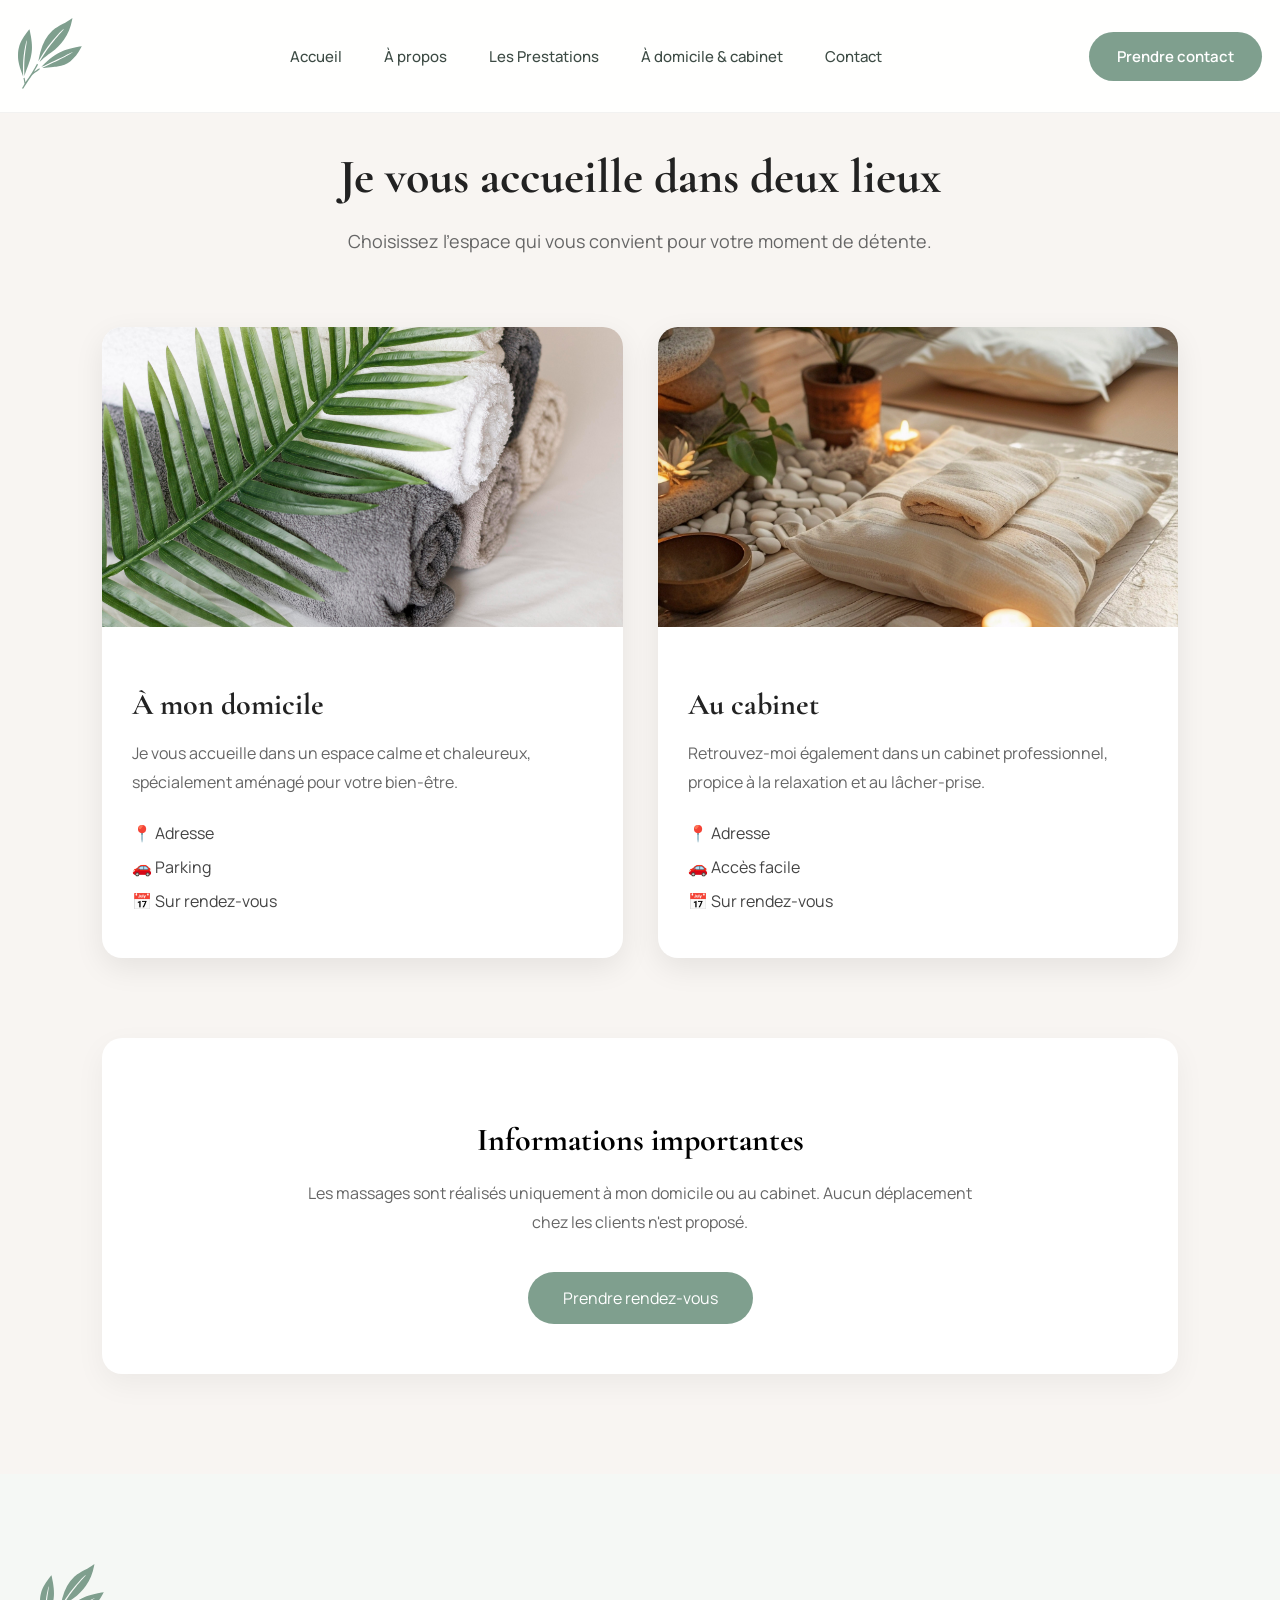
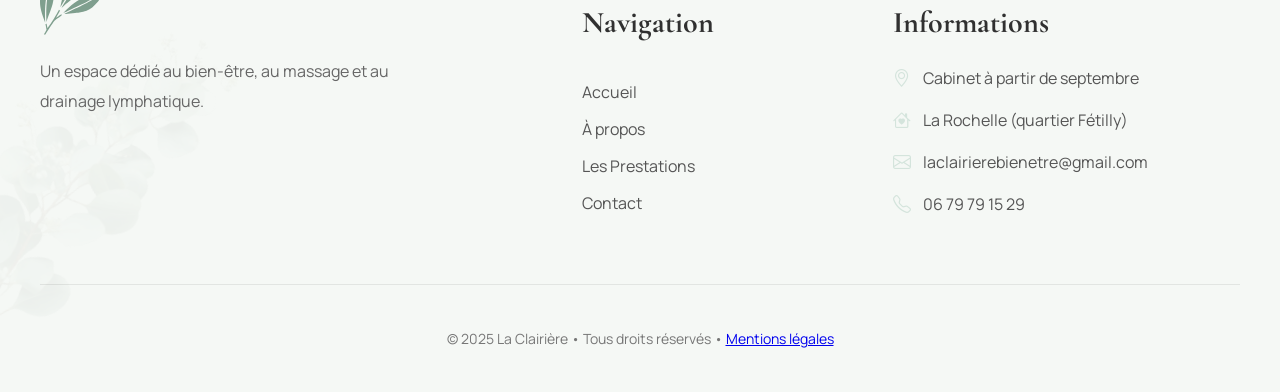
<file: lieux.html>
<!DOCTYPE html>
<html lang="fr">
<head>

    <meta charset="UTF-8">
    <meta name="viewport" content="width=device-width, initial-scale=1.0">

    <!-- SEO -->
    <title>Lieu des séances | À mon domicile ou au cabinet à La Rochelle | La Clairière</title>

    <meta name="description"
        content="Découvrez où se déroulent les séances de drainage lymphatique et de massages bien-être à La Rochelle. La Clairière vous accueille à son domicile ou au cabinet, uniquement sur rendez-vous.">

    <meta name="robots" content="index, follow">

    <meta name="author" content="La Clairière">

    <meta name="theme-color" content="#7F9F8E">

    <link rel="canonical" href="https://la-clairiere-bien-etre.com/lieux.html">

    <!-- Open Graph -->
    <meta property="og:type" content="website">
    <meta property="og:locale" content="fr_FR">
    <meta property="og:site_name" content="La Clairière">

    <meta property="og:title"
        content="Lieu des séances | À mon domicile ou au cabinet à La Rochelle">

    <meta property="og:description"
        content="La Clairière vous accueille à La Rochelle pour vos séances de drainage lymphatique et de massages bien-être, à son domicile ou au cabinet.">

    <meta property="og:url"
        content="https://la-clairiere-bien-etre.com/lieux.html">

    <meta property="og:image"
        content="https://la-clairiere-bien-etre.com/assets/og-image.jpg">

    <!-- Twitter -->
    <meta name="twitter:card" content="summary_large_image">

    <meta name="twitter:title"
        content="Lieu des séances | À mon domicile ou au cabinet à La Rochelle">

    <meta name="twitter:description"
        content="Découvrez le lieu d'accueil des séances de drainage lymphatique et de massages bien-être à La Rochelle.">

    <meta name="twitter:image"
        content="https://la-clairiere-bien-etre.com/assets/og-image.jpg">

    <!-- Favicons -->
    <link rel="icon" type="image/png" sizes="96x96" href="/favicon-96x96.png">
    <link rel="icon" type="image/svg+xml" href="/favicon.svg">
    <link rel="shortcut icon" href="/favicon.ico">
    <link rel="apple-touch-icon" sizes="180x180" href="/apple-touch-icon.png">
    <link rel="manifest" href="/site.webmanifest">

    <!-- Google Fonts -->
    <link rel="preconnect" href="https://fonts.googleapis.com">
    <link rel="preconnect" href="https://fonts.gstatic.com" crossorigin>

    <link href="https://fonts.googleapis.com/css2?family=Cormorant+Garamond:wght@500;600;700&family=Manrope:wght@300;400;500;600&display=swap"
        rel="stylesheet">

    <!-- Icônes -->
    <link rel="stylesheet"
        href="https://cdn.jsdelivr.net/npm/bootstrap-icons@1.11.3/font/bootstrap-icons.min.css">

    <link rel="stylesheet"
        href="https://cdnjs.cloudflare.com/ajax/libs/font-awesome/6.7.2/css/all.min.css">

    <!-- CSS -->
    <link rel="stylesheet" href="style.css">

</head>

<body>

    <header class="header">
        <div class="header-container">

            <a href="index.html" class="logo">
                <!-- <img src="assets/logo.svg" alt="La Clairière"> -->
                <svg class="logo" alt="La Clairière" width="64" height="71" viewBox="0 0 64 71" fill="none"
                    xmlns="http://www.w3.org/2000/svg">
                    <path
                        d="M3.89186 70.4472C3.91186 70.3972 4.51186 69.3672 5.23186 68.1572C5.95186 66.9572 6.54186 65.9072 6.54186 65.8372C6.54186 65.7672 6.30186 64.4672 6.01186 62.9472C5.72186 61.4272 5.48186 60.1472 5.48186 60.1172C5.48186 60.0872 5.68186 60.0172 5.92186 59.9672C6.16186 59.9172 6.41186 59.8572 6.48186 59.8372C6.58186 59.8072 6.62186 59.9272 6.73186 60.4672C7.07186 62.2272 7.48186 64.1172 7.54186 64.1672C7.61186 64.2472 11.7619 58.1672 13.2119 55.8372C14.3119 54.0972 16.4619 50.3572 18.1819 47.2572C18.4819 46.6972 18.7919 46.1572 18.8619 46.0572L18.9819 45.8672L19.5419 46.1472C19.8519 46.2972 20.1019 46.4472 20.1019 46.4872C20.1019 46.5672 20.0019 46.7472 18.1619 50.0872C17.4419 51.3872 16.6819 52.7572 16.4819 53.1372L16.1119 53.8272L16.3719 53.6272C17.6219 52.6972 21.3119 50.1672 21.3419 50.2172C21.5019 50.4172 21.9219 51.3172 21.8719 51.3472C21.8419 51.3772 21.2619 51.7772 20.5919 52.2272C19.4519 52.9972 15.8219 55.6872 14.8119 56.5072C14.4519 56.7972 14.0319 57.3572 12.7319 59.1972C10.2419 62.7572 8.14186 65.9472 6.69186 68.3572L5.37186 70.5472H4.62186C4.05186 70.5472 3.87186 70.5272 3.89186 70.4572V70.4472Z"
                        fill="white" />
                    <path
                        d="M4.64192 57.2558C2.16192 50.5258 1.27192 47.6758 0.641917 44.3158C0.111917 41.4858 -0.0480833 39.5558 0.0119167 36.7158C0.0719167 33.8258 0.331917 31.8458 0.981917 29.3658C2.22192 24.5558 4.38192 20.5258 9.00192 14.3558C10.4719 12.3958 11.4319 11.1758 11.4719 11.2158C11.5719 11.3258 12.4619 15.6458 12.8619 18.0058C14.4119 27.0658 14.3619 33.0058 12.6619 39.8658C12.1619 41.8958 11.4319 44.1458 10.3619 46.9458C7.82192 53.6158 7.36192 54.9058 6.76192 57.0758L6.50192 57.9858L6.45192 57.6058C6.37192 56.9858 6.24192 52.3058 6.24192 49.9858C6.25192 42.1658 6.82192 35.9958 8.49192 25.6958C8.90192 23.1458 8.95192 22.5358 8.76192 22.4658C8.62192 22.4158 8.48192 22.8158 8.10192 24.3058C6.70192 29.7758 5.63192 36.4758 5.24192 42.3358C5.00192 45.9258 4.93192 52.9058 5.10192 56.6358C5.15192 57.6558 5.17192 58.5058 5.15192 58.5258C5.13192 58.5458 4.91192 57.9658 4.64192 57.2458V57.2558Z"
                        fill="white" />
                    <path
                        d="M24.4819 50.0543C24.7819 49.7643 30.3119 47.0043 35.9119 44.3643C39.4619 42.6843 45.1519 39.8543 47.2619 38.7243C50.1219 37.1843 54.0019 34.9343 54.4019 34.5743C54.6019 34.3943 54.6219 34.3343 54.5519 34.2643C54.4719 34.1843 54.3719 34.2043 54.0219 34.3443C53.5519 34.5343 50.1419 36.1843 46.6519 37.8843C42.9919 39.6843 40.8019 40.7243 37.1319 42.4343C35.9619 42.9843 34.0519 43.8643 32.9019 44.4043C29.2919 46.0843 26.5919 47.3943 24.9119 48.2843C24.0219 48.7543 23.2519 49.1243 23.2019 49.1043C23.0919 49.0743 27.0619 45.0943 28.3319 43.9743C32.4319 40.3443 36.1519 37.6443 40.1419 35.3643C45.4019 32.3743 51.4919 30.4343 61.4819 28.6043C62.7119 28.3743 63.732 28.2043 63.742 28.2243C63.762 28.2343 63.472 28.8243 63.102 29.5243C60.022 35.4443 56.4519 39.9943 52.2319 43.3843C48.9519 46.0243 44.6119 47.7443 39.3719 48.5043C38.1119 48.6843 35.9619 48.9043 32.9019 49.1643C29.1419 49.4743 25.8719 49.8443 24.6419 50.0843C24.4919 50.1143 24.4319 50.1043 24.4919 50.0543H24.4819Z"
                        fill="white" />
                    <path
                        d="M21.702 43.6753C21.702 43.5853 22.612 41.9653 23.562 40.3653C27.312 34.0453 31.602 27.9953 36.632 21.9353C38.092 20.1653 38.462 19.7453 41.922 15.7653C45.422 11.7553 45.612 11.5253 45.612 11.3953C45.612 11.2153 45.412 11.2053 45.152 11.3653C44.782 11.5753 41.672 14.6753 39.902 16.5653C32.532 24.4653 26.772 32.2653 20.992 42.1553C20.722 42.6353 20.492 42.9353 20.482 42.8653C20.422 42.5553 21.922 35.6453 22.522 33.4353C24.772 25.2353 28.642 18.3753 33.802 13.3653C36.492 10.7653 39.142 8.97529 44.572 6.09529C48.392 4.06529 51.072 2.42529 53.372 0.695292C53.932 0.265292 54.412 -0.0447084 54.422 0.00529163C54.442 0.0452916 54.312 0.815292 54.142 1.70529C52.672 9.42529 50.042 15.8053 45.912 21.7653C42.492 26.6753 38.322 30.8453 33.152 34.5253C28.832 37.6053 26.592 39.3653 23.752 41.8953C23.022 42.5553 22.262 43.2253 22.062 43.4153C21.852 43.5953 21.692 43.7153 21.692 43.6853L21.702 43.6753Z"
                        fill="white" />
                </svg>
            </a>

            <nav class="nav">
                <a href="index.html">Accueil</a>
                <a href="apropos.html">À propos</a>
                <a href="prestations.html">Les Prestations</a>
                <a href="lieux.html">À domicile & cabinet</a>
                <a href="contact.html">Contact</a>
            </nav>

            <a href="#" class="btn-contact">
                Prendre contact
            </a>

        </div>
    </header>

    <!-- HERO -->

    <section class="bg-[#FDFBF8] py-20">
  <div class="mx-auto max-w-7xl px-6">

    <!-- Hero -->
    <section class="locations">
    <div class="container">

        <!-- Titre -->
        <div class="title">
            <h1>Je vous accueille dans deux lieux</h1>
            <p>Choisissez l'espace qui vous convient pour votre moment de détente.</p>
        </div>

        <!-- Les deux cartes -->
        <div class="cards">

            <article class="card">
                <img src="assets/high-angle-arrangement-with-towels.jpg" alt="Massage à domicile">
                <div class="content">
                    <h2>À mon domicile</h2>
                    <p>
                        Je vous accueille dans un espace calme et chaleureux,
                        spécialement aménagé pour votre bien-être.
                    </p>

                    <ul>
                        <li>📍 Adresse</li>
                        <li>🚗 Parking</li>
                        <li>📅 Sur rendez-vous</li>
                    </ul>
                </div>
            </article>

            <article class="card">
                <img src="assets/cabinet.jpg" alt="Cabinet">
                <div class="content">
                    <h2>Au cabinet</h2>
                    <p>
                        Retrouvez-moi également dans un cabinet professionnel,
                        propice à la relaxation et au lâcher-prise.
                    </p>

                    <ul>
                        <li>📍 Adresse</li>
                        <li>🚗 Accès facile</li>
                        <li>📅 Sur rendez-vous</li>
                    </ul>
                </div>
            </article>

        </div>

        <!-- Encadré -->
        <div class="info">
            <h3>Informations importantes</h3>

            <p>
                Les massages sont réalisés uniquement à mon domicile ou au cabinet.
                Aucun déplacement chez les clients n'est proposé.
            </p>

            <a href="contact.html" class="btn">Prendre rendez-vous</a>
        </div>

    </div>
</section>

 <footer class="footer">

        <div class="footer-container">

            <div class="footer-top">

                <div class="footer-brand">

                    <a href="index.html" class="logo">
                <!-- <img src="assets/logo.svg" alt="La Clairière"> -->
                <svg class="logo" alt="La Clairière" width="64" height="71" viewBox="0 0 64 71" fill="none"
                    xmlns="http://www.w3.org/2000/svg">
                    <path
                        d="M3.89186 70.4472C3.91186 70.3972 4.51186 69.3672 5.23186 68.1572C5.95186 66.9572 6.54186 65.9072 6.54186 65.8372C6.54186 65.7672 6.30186 64.4672 6.01186 62.9472C5.72186 61.4272 5.48186 60.1472 5.48186 60.1172C5.48186 60.0872 5.68186 60.0172 5.92186 59.9672C6.16186 59.9172 6.41186 59.8572 6.48186 59.8372C6.58186 59.8072 6.62186 59.9272 6.73186 60.4672C7.07186 62.2272 7.48186 64.1172 7.54186 64.1672C7.61186 64.2472 11.7619 58.1672 13.2119 55.8372C14.3119 54.0972 16.4619 50.3572 18.1819 47.2572C18.4819 46.6972 18.7919 46.1572 18.8619 46.0572L18.9819 45.8672L19.5419 46.1472C19.8519 46.2972 20.1019 46.4472 20.1019 46.4872C20.1019 46.5672 20.0019 46.7472 18.1619 50.0872C17.4419 51.3872 16.6819 52.7572 16.4819 53.1372L16.1119 53.8272L16.3719 53.6272C17.6219 52.6972 21.3119 50.1672 21.3419 50.2172C21.5019 50.4172 21.9219 51.3172 21.8719 51.3472C21.8419 51.3772 21.2619 51.7772 20.5919 52.2272C19.4519 52.9972 15.8219 55.6872 14.8119 56.5072C14.4519 56.7972 14.0319 57.3572 12.7319 59.1972C10.2419 62.7572 8.14186 65.9472 6.69186 68.3572L5.37186 70.5472H4.62186C4.05186 70.5472 3.87186 70.5272 3.89186 70.4572V70.4472Z"
                        fill="white" />
                    <path
                        d="M4.64192 57.2558C2.16192 50.5258 1.27192 47.6758 0.641917 44.3158C0.111917 41.4858 -0.0480833 39.5558 0.0119167 36.7158C0.0719167 33.8258 0.331917 31.8458 0.981917 29.3658C2.22192 24.5558 4.38192 20.5258 9.00192 14.3558C10.4719 12.3958 11.4319 11.1758 11.4719 11.2158C11.5719 11.3258 12.4619 15.6458 12.8619 18.0058C14.4119 27.0658 14.3619 33.0058 12.6619 39.8658C12.1619 41.8958 11.4319 44.1458 10.3619 46.9458C7.82192 53.6158 7.36192 54.9058 6.76192 57.0758L6.50192 57.9858L6.45192 57.6058C6.37192 56.9858 6.24192 52.3058 6.24192 49.9858C6.25192 42.1658 6.82192 35.9958 8.49192 25.6958C8.90192 23.1458 8.95192 22.5358 8.76192 22.4658C8.62192 22.4158 8.48192 22.8158 8.10192 24.3058C6.70192 29.7758 5.63192 36.4758 5.24192 42.3358C5.00192 45.9258 4.93192 52.9058 5.10192 56.6358C5.15192 57.6558 5.17192 58.5058 5.15192 58.5258C5.13192 58.5458 4.91192 57.9658 4.64192 57.2458V57.2558Z"
                        fill="white" />
                    <path
                        d="M24.4819 50.0543C24.7819 49.7643 30.3119 47.0043 35.9119 44.3643C39.4619 42.6843 45.1519 39.8543 47.2619 38.7243C50.1219 37.1843 54.0019 34.9343 54.4019 34.5743C54.6019 34.3943 54.6219 34.3343 54.5519 34.2643C54.4719 34.1843 54.3719 34.2043 54.0219 34.3443C53.5519 34.5343 50.1419 36.1843 46.6519 37.8843C42.9919 39.6843 40.8019 40.7243 37.1319 42.4343C35.9619 42.9843 34.0519 43.8643 32.9019 44.4043C29.2919 46.0843 26.5919 47.3943 24.9119 48.2843C24.0219 48.7543 23.2519 49.1243 23.2019 49.1043C23.0919 49.0743 27.0619 45.0943 28.3319 43.9743C32.4319 40.3443 36.1519 37.6443 40.1419 35.3643C45.4019 32.3743 51.4919 30.4343 61.4819 28.6043C62.7119 28.3743 63.732 28.2043 63.742 28.2243C63.762 28.2343 63.472 28.8243 63.102 29.5243C60.022 35.4443 56.4519 39.9943 52.2319 43.3843C48.9519 46.0243 44.6119 47.7443 39.3719 48.5043C38.1119 48.6843 35.9619 48.9043 32.9019 49.1643C29.1419 49.4743 25.8719 49.8443 24.6419 50.0843C24.4919 50.1143 24.4319 50.1043 24.4919 50.0543H24.4819Z"
                        fill="white" />
                    <path
                        d="M21.702 43.6753C21.702 43.5853 22.612 41.9653 23.562 40.3653C27.312 34.0453 31.602 27.9953 36.632 21.9353C38.092 20.1653 38.462 19.7453 41.922 15.7653C45.422 11.7553 45.612 11.5253 45.612 11.3953C45.612 11.2153 45.412 11.2053 45.152 11.3653C44.782 11.5753 41.672 14.6753 39.902 16.5653C32.532 24.4653 26.772 32.2653 20.992 42.1553C20.722 42.6353 20.492 42.9353 20.482 42.8653C20.422 42.5553 21.922 35.6453 22.522 33.4353C24.772 25.2353 28.642 18.3753 33.802 13.3653C36.492 10.7653 39.142 8.97529 44.572 6.09529C48.392 4.06529 51.072 2.42529 53.372 0.695292C53.932 0.265292 54.412 -0.0447084 54.422 0.00529163C54.442 0.0452916 54.312 0.815292 54.142 1.70529C52.672 9.42529 50.042 15.8053 45.912 21.7653C42.492 26.6753 38.322 30.8453 33.152 34.5253C28.832 37.6053 26.592 39.3653 23.752 41.8953C23.022 42.5553 22.262 43.2253 22.062 43.4153C21.852 43.5953 21.692 43.7153 21.692 43.6853L21.702 43.6753Z"
                        fill="white" />
                </svg>
            </a>

                    <!-- <img src="assets/Group.svg" alt="La Clairière"> -->

                    <p>
                        Un espace dédié au bien-être, au massage
                        et au drainage lymphatique.
                    </p>

                </div>

                <div class="footer-links">

                    <h4>Navigation</h4>

                    <a href="index.html">Accueil</a>
                    <a href="apropos.html">À propos</a>
                    <a href="prestations.html">Les Prestations</a>
                    <a href="contact.html">Contact</a>

                </div>

                <div class="footer-contact">

                    <h4>Informations</h4>

                    <p>
                        <i class="bi bi-geo-alt"></i>
                        Cabinet à partir de septembre
                    </p>

                    <p>
                        <i class="bi bi-house-heart"></i>
                        La Rochelle (quartier Fétilly)
                    </p>

                    <p>
                        <i class="bi bi-envelope"></i>
                        laclairierebienetre@gmail.com
                    </p>

                    <p>
                        <i class="bi bi-telephone"></i>
                        06 79 79 15 29
                    </p>

                </div>

            </div>

            <div class="footer-bottom">

                <p>
                    © 2025 La Clairière • Tous droits réservés • <a href="mentions-legales.html">Mentions légales</a> 
                </p>

            </div>

        </div>

    </footer>
    
</body>
</html>
</file>
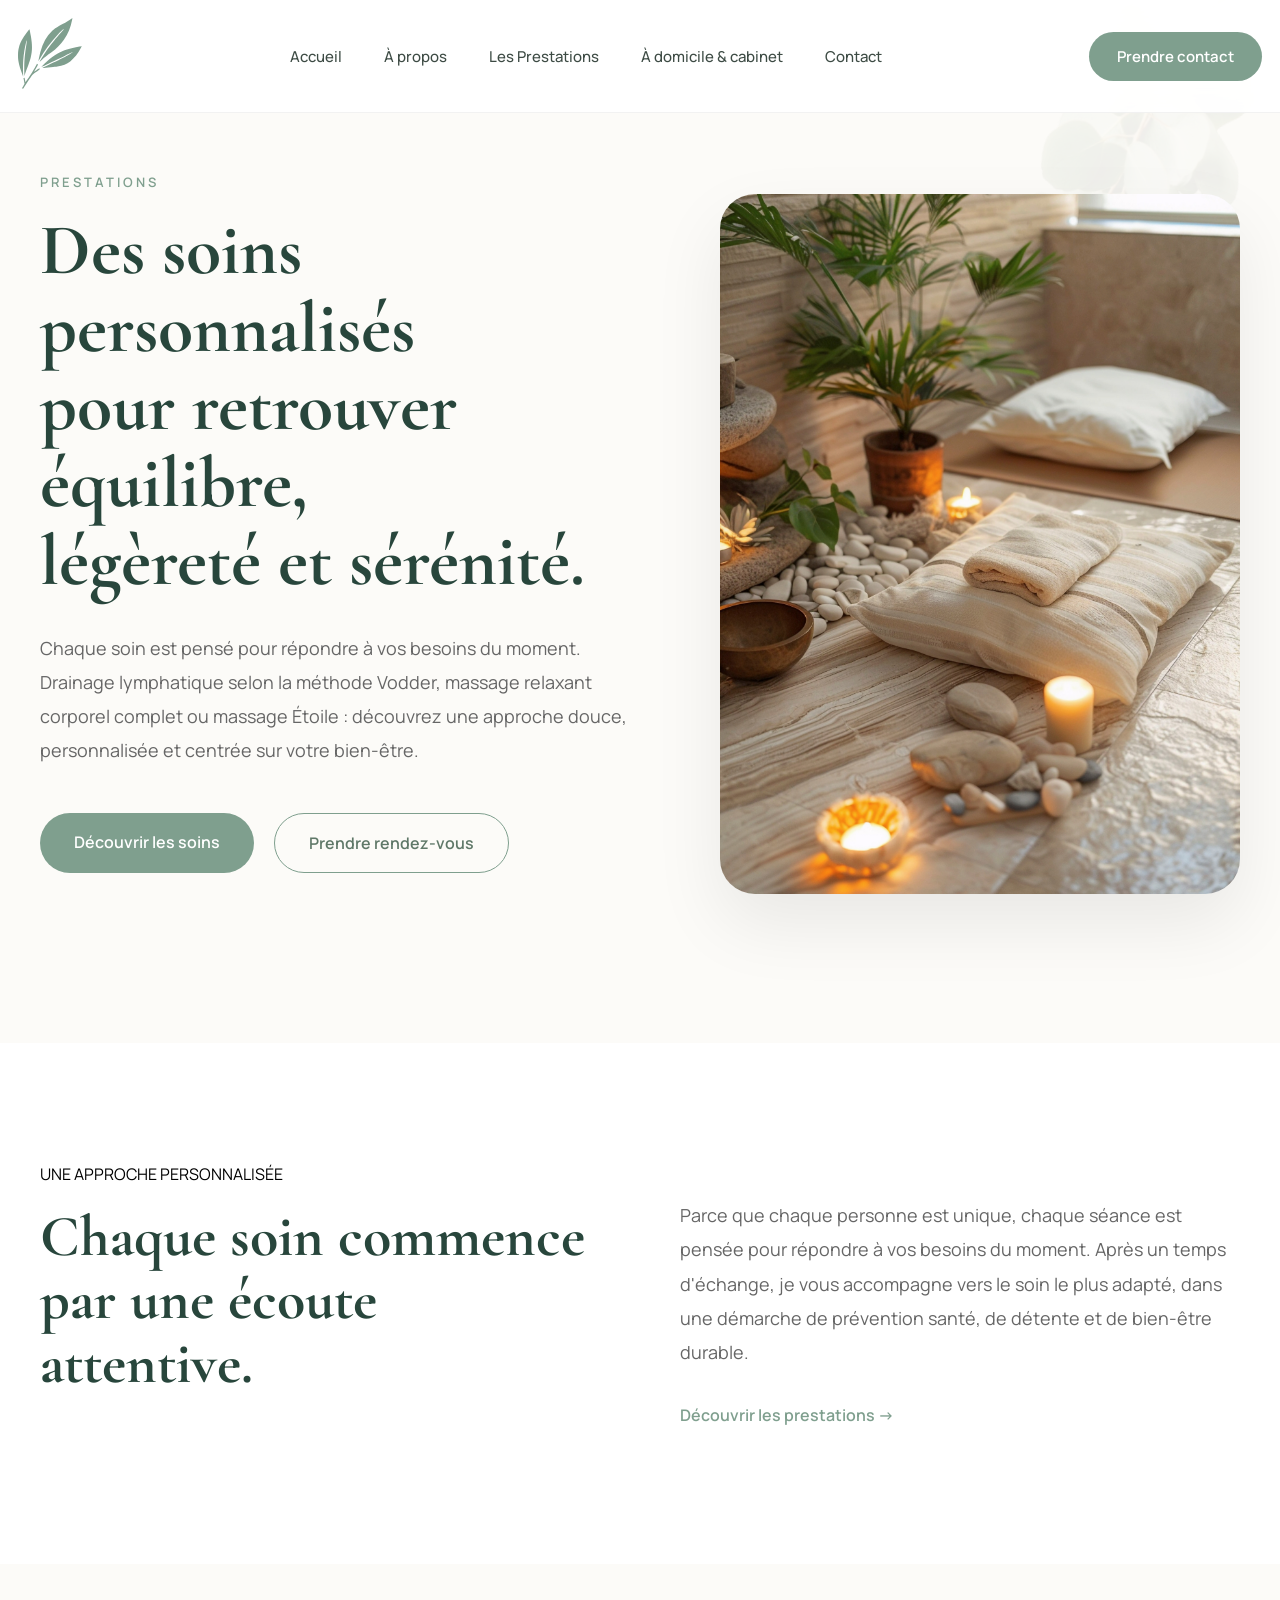
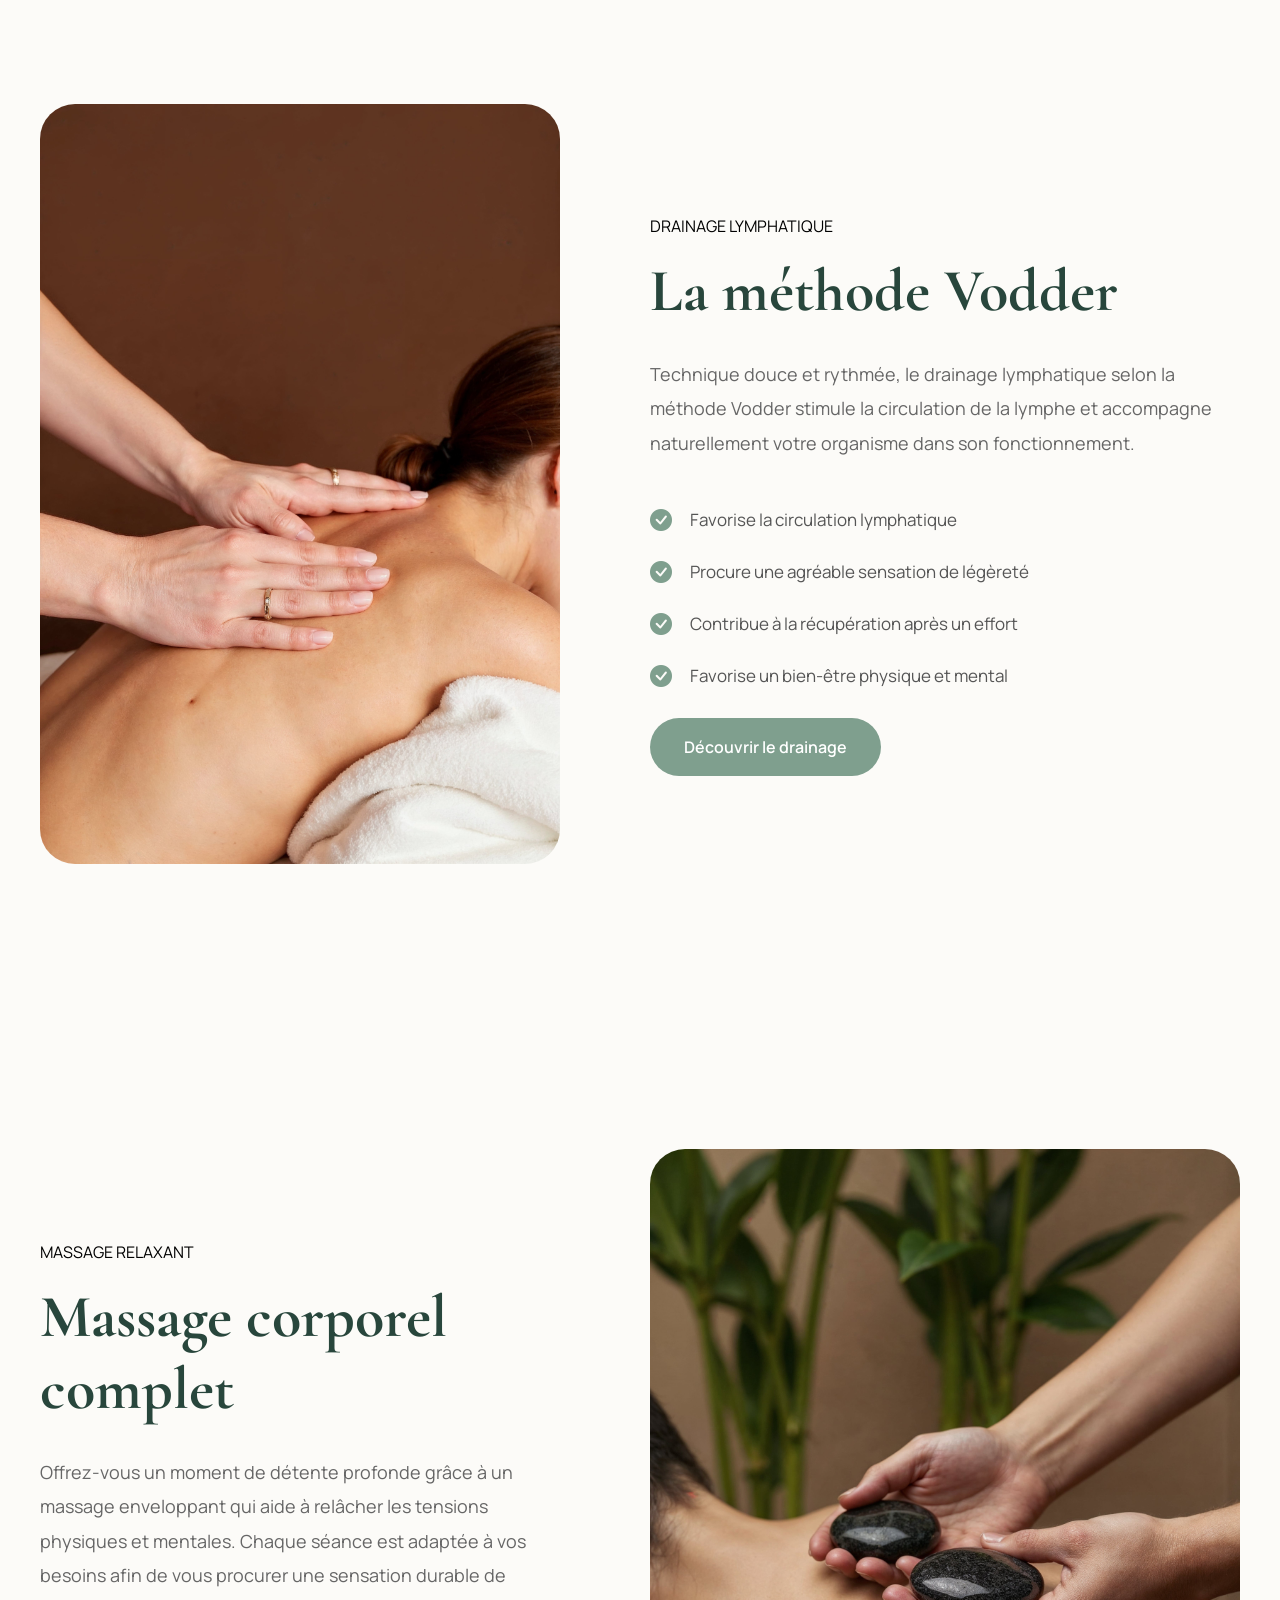
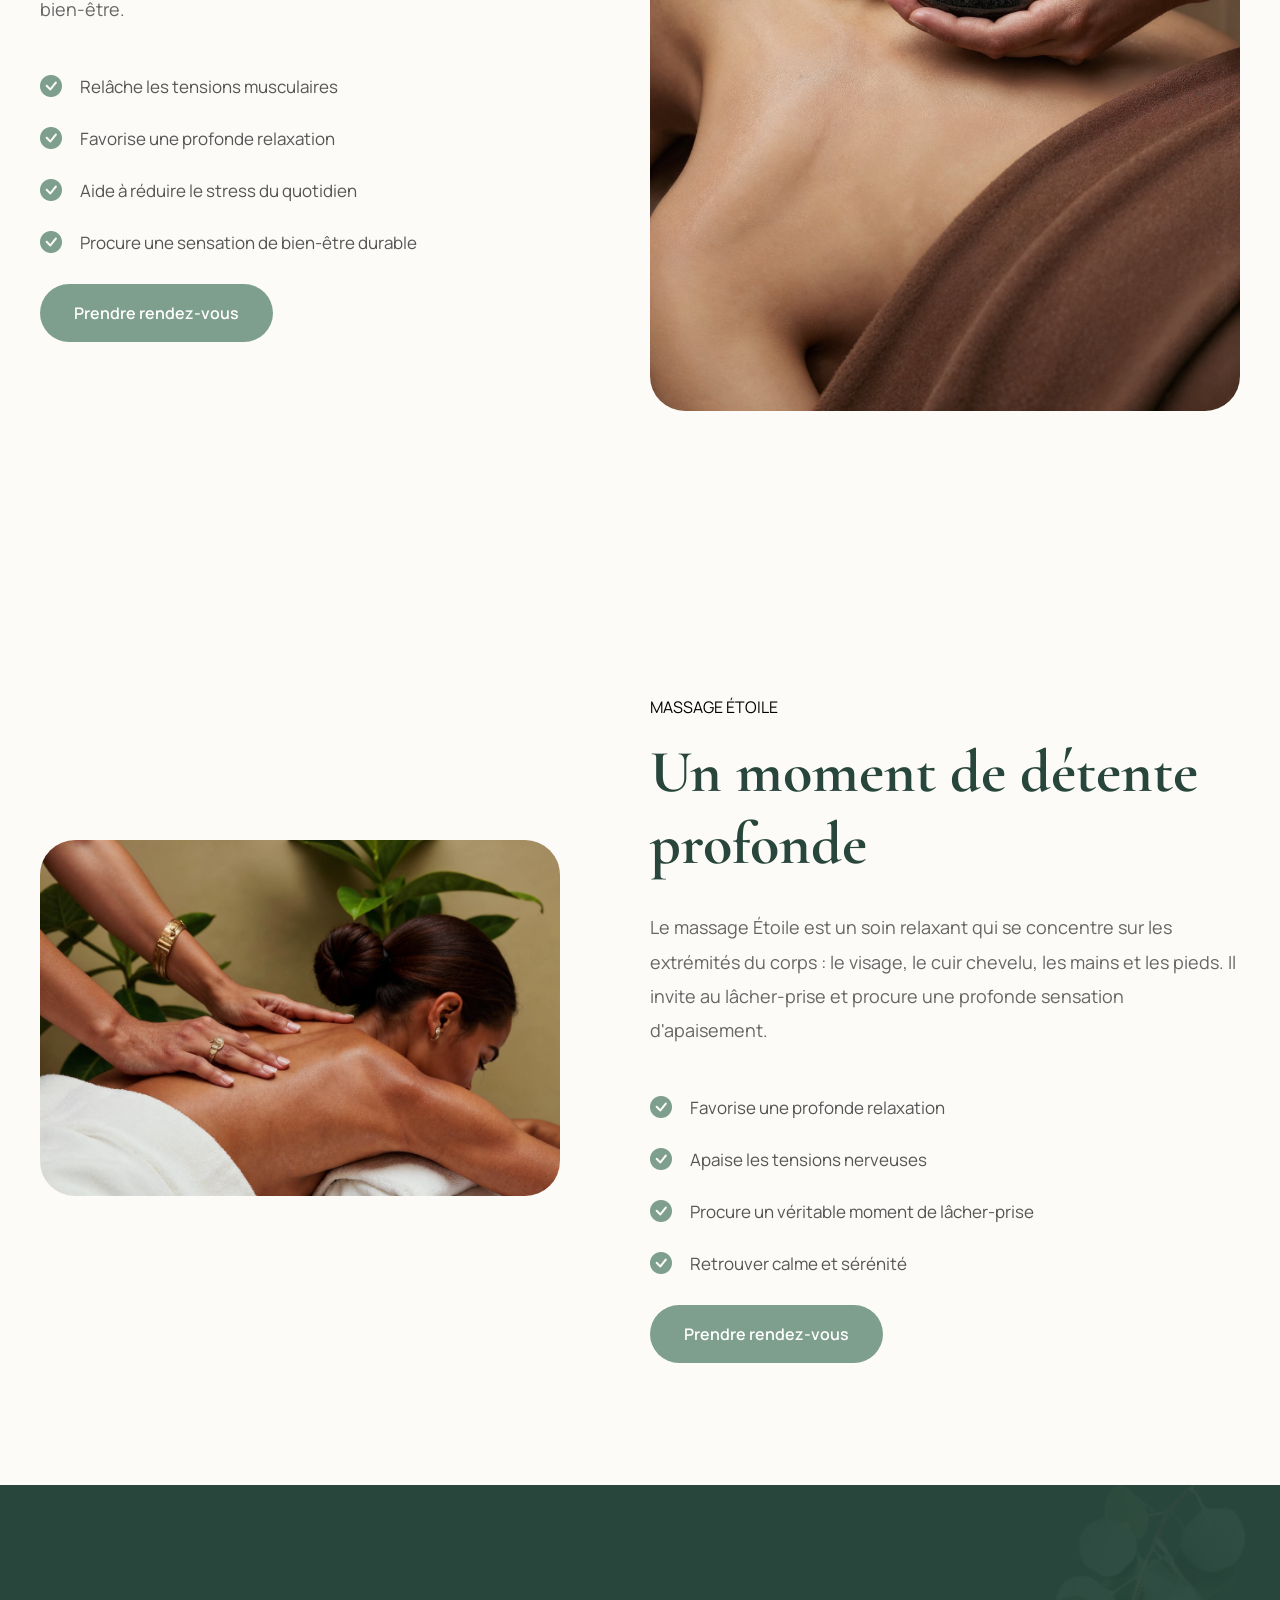
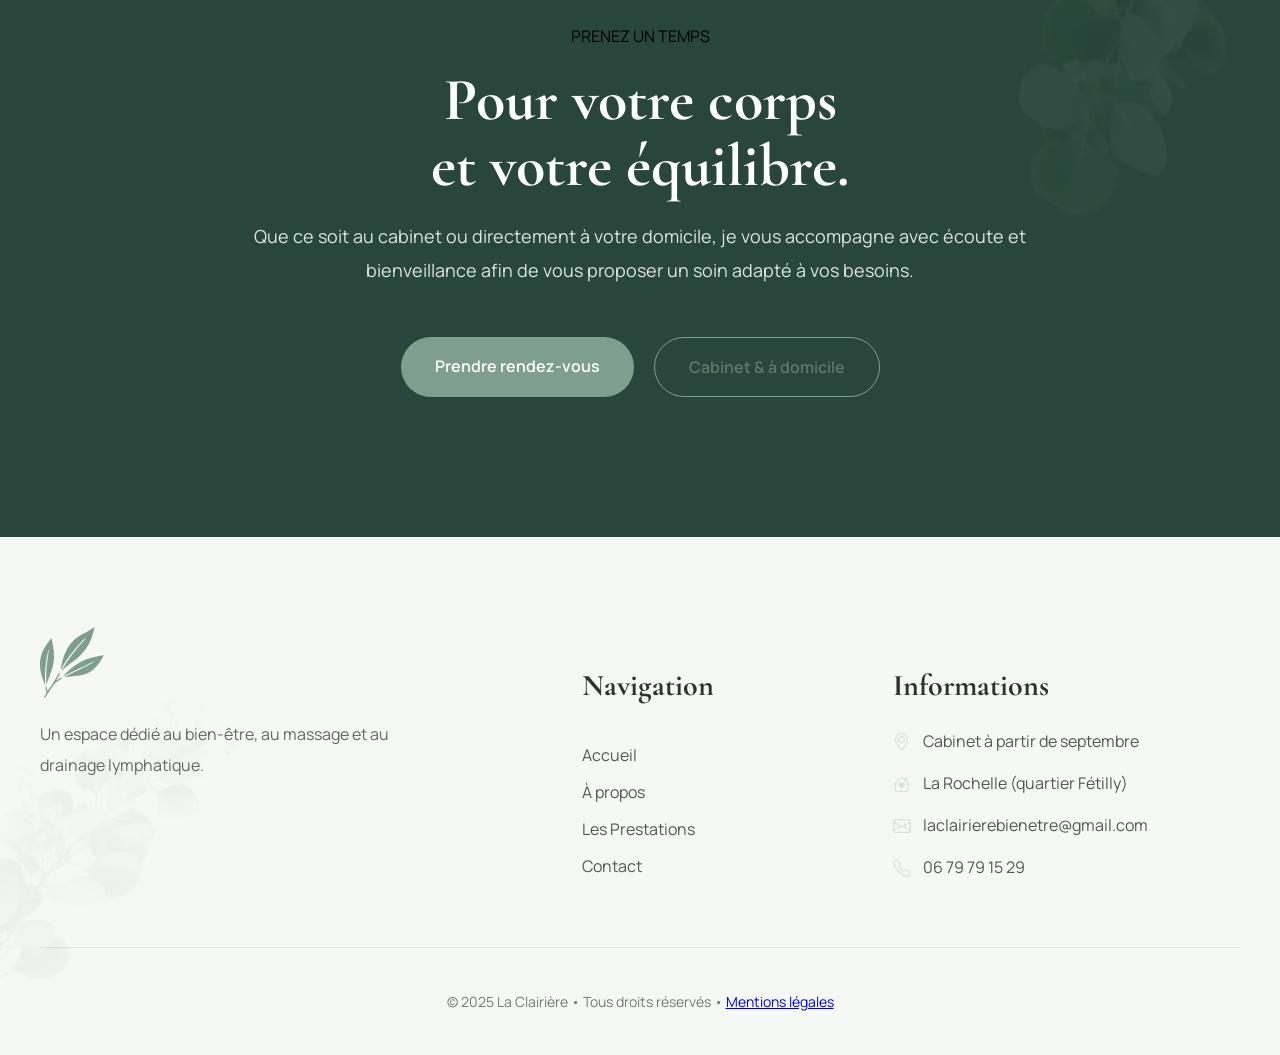
<file: prestations.html>
<!DOCTYPE html>
<html lang="fr">

<head>

    <meta charset="UTF-8">
    <meta name="viewport" content="width=device-width, initial-scale=1.0">

    <!-- SEO -->
    <title>Prestations | Drainage lymphatique & massages bien-être à La Rochelle | La Clairière</title>

    <meta name="description"
        content="Découvrez les prestations proposées par La Clairière à La Rochelle : drainage lymphatique méthode Vodder, massages bien-être et accompagnement personnalisé dans un cadre apaisant.">

    <meta name="robots" content="index, follow">

    <meta name="author" content="La Clairière">

    <meta name="theme-color" content="#7F9F8E">

    <link rel="canonical" href="https://la-clairiere-bien-etre.com/prestations.html">

    <!-- Open Graph -->
    <meta property="og:type" content="website">
    <meta property="og:locale" content="fr_FR">
    <meta property="og:site_name" content="La Clairière">

    <meta property="og:title"
        content="Prestations | Drainage lymphatique & massages bien-être à La Rochelle">

    <meta property="og:description"
        content="Découvrez les différentes prestations de bien-être proposées par La Clairière à La Rochelle.">

    <meta property="og:url"
        content="https://la-clairiere-bien-etre.com/prestations.html">

    <meta property="og:image"
        content="https://la-clairiere-bien-etre.com/assets/og-image.jpg">

    <!-- Twitter -->
    <meta name="twitter:card" content="summary_large_image">

    <meta name="twitter:title"
        content="Prestations | Drainage lymphatique & massages bien-être à La Rochelle">

    <meta name="twitter:description"
        content="Explorez les prestations proposées par La Clairière : drainage lymphatique, massages bien-être et accompagnement personnalisé.">

    <meta name="twitter:image"
        content="https://la-clairiere-bien-etre.com/assets/og-image.jpg">

    <!-- Favicons -->
    <link rel="icon" type="image/png" sizes="96x96" href="/favicon-96x96.png">
    <link rel="icon" type="image/svg+xml" href="/favicon.svg">
    <link rel="shortcut icon" href="/favicon.ico">
    <link rel="apple-touch-icon" sizes="180x180" href="/apple-touch-icon.png">
    <link rel="manifest" href="/site.webmanifest">

    <!-- Google Fonts -->
    <link rel="preconnect" href="https://fonts.googleapis.com">
    <link rel="preconnect" href="https://fonts.gstatic.com" crossorigin>

    <link href="https://fonts.googleapis.com/css2?family=Cormorant+Garamond:wght@500;600;700&family=Manrope:wght@300;400;500;600&display=swap"
        rel="stylesheet">

    <!-- Icônes -->
    <link rel="stylesheet"
        href="https://cdn.jsdelivr.net/npm/bootstrap-icons@1.11.3/font/bootstrap-icons.min.css">

    <link rel="stylesheet"
        href="https://cdnjs.cloudflare.com/ajax/libs/font-awesome/6.7.2/css/all.min.css">

    <!-- CSS -->
    <link rel="stylesheet" href="style.css">

</head>

<body>


    <!-- HEADER -->

    <header class="header">
        <div class="header-container">

            <a href="index.html" class="logo">
                <!-- <img src="assets/logo.svg" alt="La Clairière"> -->
                <svg class="logo" alt="La Clairière" width="64" height="71" viewBox="0 0 64 71" fill="none"
                    xmlns="http://www.w3.org/2000/svg">
                    <path
                        d="M3.89186 70.4472C3.91186 70.3972 4.51186 69.3672 5.23186 68.1572C5.95186 66.9572 6.54186 65.9072 6.54186 65.8372C6.54186 65.7672 6.30186 64.4672 6.01186 62.9472C5.72186 61.4272 5.48186 60.1472 5.48186 60.1172C5.48186 60.0872 5.68186 60.0172 5.92186 59.9672C6.16186 59.9172 6.41186 59.8572 6.48186 59.8372C6.58186 59.8072 6.62186 59.9272 6.73186 60.4672C7.07186 62.2272 7.48186 64.1172 7.54186 64.1672C7.61186 64.2472 11.7619 58.1672 13.2119 55.8372C14.3119 54.0972 16.4619 50.3572 18.1819 47.2572C18.4819 46.6972 18.7919 46.1572 18.8619 46.0572L18.9819 45.8672L19.5419 46.1472C19.8519 46.2972 20.1019 46.4472 20.1019 46.4872C20.1019 46.5672 20.0019 46.7472 18.1619 50.0872C17.4419 51.3872 16.6819 52.7572 16.4819 53.1372L16.1119 53.8272L16.3719 53.6272C17.6219 52.6972 21.3119 50.1672 21.3419 50.2172C21.5019 50.4172 21.9219 51.3172 21.8719 51.3472C21.8419 51.3772 21.2619 51.7772 20.5919 52.2272C19.4519 52.9972 15.8219 55.6872 14.8119 56.5072C14.4519 56.7972 14.0319 57.3572 12.7319 59.1972C10.2419 62.7572 8.14186 65.9472 6.69186 68.3572L5.37186 70.5472H4.62186C4.05186 70.5472 3.87186 70.5272 3.89186 70.4572V70.4472Z"
                        fill="white" />
                    <path
                        d="M4.64192 57.2558C2.16192 50.5258 1.27192 47.6758 0.641917 44.3158C0.111917 41.4858 -0.0480833 39.5558 0.0119167 36.7158C0.0719167 33.8258 0.331917 31.8458 0.981917 29.3658C2.22192 24.5558 4.38192 20.5258 9.00192 14.3558C10.4719 12.3958 11.4319 11.1758 11.4719 11.2158C11.5719 11.3258 12.4619 15.6458 12.8619 18.0058C14.4119 27.0658 14.3619 33.0058 12.6619 39.8658C12.1619 41.8958 11.4319 44.1458 10.3619 46.9458C7.82192 53.6158 7.36192 54.9058 6.76192 57.0758L6.50192 57.9858L6.45192 57.6058C6.37192 56.9858 6.24192 52.3058 6.24192 49.9858C6.25192 42.1658 6.82192 35.9958 8.49192 25.6958C8.90192 23.1458 8.95192 22.5358 8.76192 22.4658C8.62192 22.4158 8.48192 22.8158 8.10192 24.3058C6.70192 29.7758 5.63192 36.4758 5.24192 42.3358C5.00192 45.9258 4.93192 52.9058 5.10192 56.6358C5.15192 57.6558 5.17192 58.5058 5.15192 58.5258C5.13192 58.5458 4.91192 57.9658 4.64192 57.2458V57.2558Z"
                        fill="white" />
                    <path
                        d="M24.4819 50.0543C24.7819 49.7643 30.3119 47.0043 35.9119 44.3643C39.4619 42.6843 45.1519 39.8543 47.2619 38.7243C50.1219 37.1843 54.0019 34.9343 54.4019 34.5743C54.6019 34.3943 54.6219 34.3343 54.5519 34.2643C54.4719 34.1843 54.3719 34.2043 54.0219 34.3443C53.5519 34.5343 50.1419 36.1843 46.6519 37.8843C42.9919 39.6843 40.8019 40.7243 37.1319 42.4343C35.9619 42.9843 34.0519 43.8643 32.9019 44.4043C29.2919 46.0843 26.5919 47.3943 24.9119 48.2843C24.0219 48.7543 23.2519 49.1243 23.2019 49.1043C23.0919 49.0743 27.0619 45.0943 28.3319 43.9743C32.4319 40.3443 36.1519 37.6443 40.1419 35.3643C45.4019 32.3743 51.4919 30.4343 61.4819 28.6043C62.7119 28.3743 63.732 28.2043 63.742 28.2243C63.762 28.2343 63.472 28.8243 63.102 29.5243C60.022 35.4443 56.4519 39.9943 52.2319 43.3843C48.9519 46.0243 44.6119 47.7443 39.3719 48.5043C38.1119 48.6843 35.9619 48.9043 32.9019 49.1643C29.1419 49.4743 25.8719 49.8443 24.6419 50.0843C24.4919 50.1143 24.4319 50.1043 24.4919 50.0543H24.4819Z"
                        fill="white" />
                    <path
                        d="M21.702 43.6753C21.702 43.5853 22.612 41.9653 23.562 40.3653C27.312 34.0453 31.602 27.9953 36.632 21.9353C38.092 20.1653 38.462 19.7453 41.922 15.7653C45.422 11.7553 45.612 11.5253 45.612 11.3953C45.612 11.2153 45.412 11.2053 45.152 11.3653C44.782 11.5753 41.672 14.6753 39.902 16.5653C32.532 24.4653 26.772 32.2653 20.992 42.1553C20.722 42.6353 20.492 42.9353 20.482 42.8653C20.422 42.5553 21.922 35.6453 22.522 33.4353C24.772 25.2353 28.642 18.3753 33.802 13.3653C36.492 10.7653 39.142 8.97529 44.572 6.09529C48.392 4.06529 51.072 2.42529 53.372 0.695292C53.932 0.265292 54.412 -0.0447084 54.422 0.00529163C54.442 0.0452916 54.312 0.815292 54.142 1.70529C52.672 9.42529 50.042 15.8053 45.912 21.7653C42.492 26.6753 38.322 30.8453 33.152 34.5253C28.832 37.6053 26.592 39.3653 23.752 41.8953C23.022 42.5553 22.262 43.2253 22.062 43.4153C21.852 43.5953 21.692 43.7153 21.692 43.6853L21.702 43.6753Z"
                        fill="white" />
                </svg>
            </a>

            <nav class="nav">
                <a href="index.html">Accueil</a>
                <a href="apropos.html">À propos</a>
                <a href="prestations.html">Les Prestations</a>
                <a href="lieux.html">À domicile & cabinet</a>
                <a href="contact.html">Contact</a>
            </nav>

            <a href="#" class="btn-contact">
                Prendre contact
            </a>

        </div>
    </header>

    <!-- ==========================
        HERO PRESTATIONS
========================== -->

    <section class="services-hero">

        <div class="services-hero-container">

            <div class="services-hero-content">

                <span class="hero-subtitle">
                    PRESTATIONS
                </span>

                <h1>
                    Des soins personnalisés<br>
                    pour retrouver équilibre,<br>
                    légèreté et sérénité.
                </h1>

                <p>
                    Chaque soin est pensé pour répondre à vos besoins du moment.
                    Drainage lymphatique selon la méthode Vodder, massage relaxant
                    corporel complet ou massage Étoile : découvrez une approche
                    douce, personnalisée et centrée sur votre bien-être.
                </p>

                <div class="hero-buttons">

                    <a href="#drainage" class="btn-primary">
                        Découvrir les soins
                    </a>

                    <a href="contact.html" class="btn-secondary">
                        Prendre rendez-vous
                    </a>

                </div>

            </div>

            <div class="services-hero-image">

                <img src="assets/cabinet.jpg" alt="Massage bien-être">

            </div>

        </div>

    </section>
    <!-- ==========================
        INTRODUCTION
========================== -->

    <section class="services-intro">

        <div class="services-intro-container">

            <div class="services-intro-left">

                <span class="section-subtitle">
                    UNE APPROCHE PERSONNALISÉE
                </span>

                <h2>
                    Chaque soin commence<br>
                    par une écoute attentive.
                </h2>

            </div>

            <div class="services-intro-right">

                <p>
                    Parce que chaque personne est unique, chaque séance est pensée
                    pour répondre à vos besoins du moment. Après un temps d'échange,
                    je vous accompagne vers le soin le plus adapté, dans une démarche
                    de prévention santé, de détente et de bien-être durable.
                </p>

                <a href="#drainage" class="discover">
                    Découvrir les prestations →
                </a>

            </div>

        </div>

    </section>

    <!-- ==========================
    DRAINAGE LYMPHATIQUE
========================== -->

    <section id="drainage" class="service-detail">

        <div class="service-detail-container">

            <div class="service-detail-image">

                <img src="assets/person-enjoying-spa-session2.jpg" alt="Drainage lymphatique Vodder">

            </div>

            <div class="service-detail-content">

                <span class="section-subtitle">
                    DRAINAGE LYMPHATIQUE
                </span>

                <h2>
                    La méthode Vodder
                </h2>

                <p class="intro">
                    Technique douce et rythmée, le drainage lymphatique selon la
                    méthode Vodder stimule la circulation de la lymphe et accompagne
                    naturellement votre organisme dans son fonctionnement.
                </p>

                <div class="benefits">

                    <div class="benefit">

                        <i class="bi bi-check-circle-fill"></i>

                        <span>Favorise la circulation lymphatique</span>

                    </div>

                    <div class="benefit">

                        <i class="bi bi-check-circle-fill"></i>

                        <span>Procure une agréable sensation de légèreté</span>

                    </div>

                    <div class="benefit">

                        <i class="bi bi-check-circle-fill"></i>

                        <span>Contribue à la récupération après un effort</span>

                    </div>

                    <div class="benefit">

                        <i class="bi bi-check-circle-fill"></i>

                        <span>Favorise un bien-être physique et mental</span>

                    </div>

                </div>

                <a href="drainage.html" class="btn-primary">
                    Découvrir le drainage
                </a>

            </div>

        </div>

    </section>
    <!-- ==========================
    MASSAGE RELAXANT
========================== -->

    <section class="service-detail reverse">

        <div class="service-detail-container">

            <div class="service-detail-content">

                <span class="section-subtitle">
                    MASSAGE RELAXANT
                </span>

                <h2>
                    Massage corporel complet
                </h2>

                <p class="intro">
                    Offrez-vous un moment de détente profonde grâce à un massage
                    enveloppant qui aide à relâcher les tensions physiques et
                    mentales. Chaque séance est adaptée à vos besoins afin de vous
                    procurer une sensation durable de bien-être.
                </p>

                <div class="benefits">

                    <div class="benefit">
                        <i class="bi bi-check-circle-fill"></i>
                        <span>Relâche les tensions musculaires</span>
                    </div>

                    <div class="benefit">
                        <i class="bi bi-check-circle-fill"></i>
                        <span>Favorise une profonde relaxation</span>
                    </div>

                    <div class="benefit">
                        <i class="bi bi-check-circle-fill"></i>
                        <span>Aide à réduire le stress du quotidien</span>
                    </div>

                    <div class="benefit">
                        <i class="bi bi-check-circle-fill"></i>
                        <span>Procure une sensation de bien-être durable</span>
                    </div>

                </div>

                <a href="contact.html" class="btn-primary">
                    Prendre rendez-vous
                </a>

            </div>

            <div class="service-detail-image">

                <img src="assets/person-enjoying-spa-session3.jpg" alt="Massage relaxant">

            </div>

        </div>

    </section>
    <!-- ==========================
    MASSAGE ÉTOILE
========================== -->

    <section class="service-detail">

        <div class="service-detail-container">

            <div class="service-detail-image">

                <img src="assets/person-enjoying-spa-session.jpg" alt="Massage Étoile">

            </div>

            <div class="service-detail-content">

                <span class="section-subtitle">
                    MASSAGE ÉTOILE
                </span>

                <h2>
                    Un moment de détente profonde
                </h2>

                <p class="intro">
                    Le massage Étoile est un soin relaxant qui se concentre sur les
                    extrémités du corps : le visage, le cuir chevelu, les mains et les
                    pieds. Il invite au lâcher-prise et procure une profonde sensation
                    d'apaisement.
                </p>

                <div class="benefits">

                    <div class="benefit">
                        <i class="bi bi-check-circle-fill"></i>
                        <span>Favorise une profonde relaxation</span>
                    </div>

                    <div class="benefit">
                        <i class="bi bi-check-circle-fill"></i>
                        <span>Apaise les tensions nerveuses</span>
                    </div>

                    <div class="benefit">
                        <i class="bi bi-check-circle-fill"></i>
                        <span>Procure un véritable moment de lâcher-prise</span>
                    </div>

                    <div class="benefit">
                        <i class="bi bi-check-circle-fill"></i>
                        <span>Retrouver calme et sérénité</span>
                    </div>

                </div>

                <a href="contact.html" class="btn-primary">
                    Prendre rendez-vous
                </a>

            </div>

        </div>

    </section>
    <!-- ==========================
        CTA FINAL
========================== -->

    <section class="services-cta">

        <div class="services-cta-container">

            <span class="section-subtitle">
                PRENEZ UN TEMPS
            </span>

            <h2>
                Pour votre corps <br>
                 et votre équilibre.
            </h2>

            <p>
                Que ce soit au cabinet ou directement à votre domicile,
                je vous accompagne avec écoute et bienveillance afin de vous
                proposer un soin adapté à vos besoins.
            </p>

            <div class="cta-buttons">

                <a href="contact.html" class="btn-primary">
                    Prendre rendez-vous
                </a>

                <a href="cabinet-domicile.html" class="btn-secondary">
                    Cabinet & à domicile
                </a>

            </div>

        </div>

    </section>
    <footer class="footer">

        <div class="footer-container">

            <div class="footer-top">

                <div class="footer-brand">

                    <a href="index.html" class="logo">
                        <!-- <img src="assets/logo.svg" alt="La Clairière"> -->
                        <svg class="logo" alt="La Clairière" width="64" height="71" viewBox="0 0 64 71" fill="none"
                            xmlns="http://www.w3.org/2000/svg">
                            <path
                                d="M3.89186 70.4472C3.91186 70.3972 4.51186 69.3672 5.23186 68.1572C5.95186 66.9572 6.54186 65.9072 6.54186 65.8372C6.54186 65.7672 6.30186 64.4672 6.01186 62.9472C5.72186 61.4272 5.48186 60.1472 5.48186 60.1172C5.48186 60.0872 5.68186 60.0172 5.92186 59.9672C6.16186 59.9172 6.41186 59.8572 6.48186 59.8372C6.58186 59.8072 6.62186 59.9272 6.73186 60.4672C7.07186 62.2272 7.48186 64.1172 7.54186 64.1672C7.61186 64.2472 11.7619 58.1672 13.2119 55.8372C14.3119 54.0972 16.4619 50.3572 18.1819 47.2572C18.4819 46.6972 18.7919 46.1572 18.8619 46.0572L18.9819 45.8672L19.5419 46.1472C19.8519 46.2972 20.1019 46.4472 20.1019 46.4872C20.1019 46.5672 20.0019 46.7472 18.1619 50.0872C17.4419 51.3872 16.6819 52.7572 16.4819 53.1372L16.1119 53.8272L16.3719 53.6272C17.6219 52.6972 21.3119 50.1672 21.3419 50.2172C21.5019 50.4172 21.9219 51.3172 21.8719 51.3472C21.8419 51.3772 21.2619 51.7772 20.5919 52.2272C19.4519 52.9972 15.8219 55.6872 14.8119 56.5072C14.4519 56.7972 14.0319 57.3572 12.7319 59.1972C10.2419 62.7572 8.14186 65.9472 6.69186 68.3572L5.37186 70.5472H4.62186C4.05186 70.5472 3.87186 70.5272 3.89186 70.4572V70.4472Z"
                                fill="white" />
                            <path
                                d="M4.64192 57.2558C2.16192 50.5258 1.27192 47.6758 0.641917 44.3158C0.111917 41.4858 -0.0480833 39.5558 0.0119167 36.7158C0.0719167 33.8258 0.331917 31.8458 0.981917 29.3658C2.22192 24.5558 4.38192 20.5258 9.00192 14.3558C10.4719 12.3958 11.4319 11.1758 11.4719 11.2158C11.5719 11.3258 12.4619 15.6458 12.8619 18.0058C14.4119 27.0658 14.3619 33.0058 12.6619 39.8658C12.1619 41.8958 11.4319 44.1458 10.3619 46.9458C7.82192 53.6158 7.36192 54.9058 6.76192 57.0758L6.50192 57.9858L6.45192 57.6058C6.37192 56.9858 6.24192 52.3058 6.24192 49.9858C6.25192 42.1658 6.82192 35.9958 8.49192 25.6958C8.90192 23.1458 8.95192 22.5358 8.76192 22.4658C8.62192 22.4158 8.48192 22.8158 8.10192 24.3058C6.70192 29.7758 5.63192 36.4758 5.24192 42.3358C5.00192 45.9258 4.93192 52.9058 5.10192 56.6358C5.15192 57.6558 5.17192 58.5058 5.15192 58.5258C5.13192 58.5458 4.91192 57.9658 4.64192 57.2458V57.2558Z"
                                fill="white" />
                            <path
                                d="M24.4819 50.0543C24.7819 49.7643 30.3119 47.0043 35.9119 44.3643C39.4619 42.6843 45.1519 39.8543 47.2619 38.7243C50.1219 37.1843 54.0019 34.9343 54.4019 34.5743C54.6019 34.3943 54.6219 34.3343 54.5519 34.2643C54.4719 34.1843 54.3719 34.2043 54.0219 34.3443C53.5519 34.5343 50.1419 36.1843 46.6519 37.8843C42.9919 39.6843 40.8019 40.7243 37.1319 42.4343C35.9619 42.9843 34.0519 43.8643 32.9019 44.4043C29.2919 46.0843 26.5919 47.3943 24.9119 48.2843C24.0219 48.7543 23.2519 49.1243 23.2019 49.1043C23.0919 49.0743 27.0619 45.0943 28.3319 43.9743C32.4319 40.3443 36.1519 37.6443 40.1419 35.3643C45.4019 32.3743 51.4919 30.4343 61.4819 28.6043C62.7119 28.3743 63.732 28.2043 63.742 28.2243C63.762 28.2343 63.472 28.8243 63.102 29.5243C60.022 35.4443 56.4519 39.9943 52.2319 43.3843C48.9519 46.0243 44.6119 47.7443 39.3719 48.5043C38.1119 48.6843 35.9619 48.9043 32.9019 49.1643C29.1419 49.4743 25.8719 49.8443 24.6419 50.0843C24.4919 50.1143 24.4319 50.1043 24.4919 50.0543H24.4819Z"
                                fill="white" />
                            <path
                                d="M21.702 43.6753C21.702 43.5853 22.612 41.9653 23.562 40.3653C27.312 34.0453 31.602 27.9953 36.632 21.9353C38.092 20.1653 38.462 19.7453 41.922 15.7653C45.422 11.7553 45.612 11.5253 45.612 11.3953C45.612 11.2153 45.412 11.2053 45.152 11.3653C44.782 11.5753 41.672 14.6753 39.902 16.5653C32.532 24.4653 26.772 32.2653 20.992 42.1553C20.722 42.6353 20.492 42.9353 20.482 42.8653C20.422 42.5553 21.922 35.6453 22.522 33.4353C24.772 25.2353 28.642 18.3753 33.802 13.3653C36.492 10.7653 39.142 8.97529 44.572 6.09529C48.392 4.06529 51.072 2.42529 53.372 0.695292C53.932 0.265292 54.412 -0.0447084 54.422 0.00529163C54.442 0.0452916 54.312 0.815292 54.142 1.70529C52.672 9.42529 50.042 15.8053 45.912 21.7653C42.492 26.6753 38.322 30.8453 33.152 34.5253C28.832 37.6053 26.592 39.3653 23.752 41.8953C23.022 42.5553 22.262 43.2253 22.062 43.4153C21.852 43.5953 21.692 43.7153 21.692 43.6853L21.702 43.6753Z"
                                fill="white" />
                        </svg>
                    </a>

                    <!-- <img src="assets/Group.svg" alt="La Clairière"> -->

                    <p>
                        Un espace dédié au bien-être, au massage
                        et au drainage lymphatique.
                    </p>

                </div>

                <div class="footer-links">

                    <h4>Navigation</h4>

                    <a href="index.html">Accueil</a>
                    <a href="apropos.html">À propos</a>
                    <a href="prestations.html">Les Prestations</a>
                    <a href="contact.html">Contact</a>

                </div>

                <div class="footer-contact">

                    <h4>Informations</h4>

                    <p>
                        <i class="bi bi-geo-alt"></i>
                        Cabinet à partir de septembre
                    </p>

                    <p>
                        <i class="bi bi-house-heart"></i>
                        La Rochelle (quartier Fétilly)
                    </p>

                    <p>
                        <i class="bi bi-envelope"></i>
                        laclairierebienetre@gmail.com
                    </p>

                    <p>
                        <i class="bi bi-telephone"></i>
                        06 79 79 15 29
                    </p>

                </div>

            </div>

            <div class="footer-bottom">

                <p>
                    © 2025 La Clairière • Tous droits réservés • <a href="mentions-legales.html">Mentions légales</a> 
                </p>

            </div>

        </div>

    </footer>



</body>

</html>
</file>
<file: style.css>
img{
    max-width: 100%;
}
body{
    margin: 0;
}
.logo{
    path{
        fill: #7F9F8E;
    }
}
/* HEADER */

.header{
    position:fixed;
    top:0;
    left:0;
    width:100%;
    z-index:1000;

    background:rgba(255,255,255,.92);
    backdrop-filter:blur(12px);

    border-bottom:1px solid rgba(0,0,0,.05);
}

.header-container{
    display:flex;
    justify-content:space-between;
    align-items:center;
    padding:18px;
}


.logo img{
    height:58px;
    width: auto;
}

.nav{

    display:flex;
    gap:42px;
}

.nav a{

    text-decoration:none;
    color:#3d4b44;

    font-size:15px;
    font-weight:500;

    transition:.3s;
}

.nav a:hover{

    color:#7F9F8E;
}

.btn-contact{

    background:#7F9F8E;

    color:white;
    text-decoration:none;

    padding:14px 28px;

    border-radius:40px;

    font-size:15px;
    font-weight:600;

    transition:.3s;
}

.btn-contact:hover{

    background:#648371;

    transform:translateY(-2px);
}

@media(max-width:992px){

    .container{

        padding:18px 20px;
    }

    .nav{

        display:none;
    }

    .btn-contact{

        padding:12px 20px;
    }

    .logo img{

        height:48px;
    }

}
:root{

    --green:#7F9F8E;
    --green-dark:#5F7868;

    --background:#FCFBF8;

    --text:#313131;

    --light:#F2F5F2;
}

h1,h2,h3{

    font-family:'Cormorant Garamond', serif;
}

body{

    font-family:'Manrope', sans-serif;
}

/* HERO */

.hero{

    max-width:1300px;
    margin: 112px auto 100px;
    display:grid;
    grid-template-columns:1fr 1fr;

    align-items:center;

    gap:70px;

}

.hero-content{

    max-width:540px;
    padding: 140px 24px;
}

.hero-subtitle{

    color:#7F9F8E;

    font-size:13px;

    letter-spacing:3px;

    font-weight:600;
}

.hero h1{
    color: #2f4a3d;

    font-family:'Cormorant Garamond',serif;

    font-size:72px;

    line-height:1.05;

    margin:25px 0;
}

.hero h1 span{

    color:#7F9F8E;
}

.hero p{

    font-size:18px;

    line-height:1.8;

    color:#666;

    margin-bottom:45px;
}

.hero-buttons{

    display:flex;

    gap:20px;

    margin-bottom:50px;
}

.btn-primary{

    background:#7F9F8E;

    color:white;

    padding:18px 34px;

    border-radius:50px;

    text-decoration:none;

    font-weight:600;

    transition:.35s;
}

.btn-primary:hover{

    background:#5F7868;

    transform:translateY(-3px);
}

.btn-secondary{

    border:1px solid #7F9F8E;

    color:#5F7868;

    padding:18px 34px;

    border-radius:50px;

    text-decoration:none;

    font-weight:600;

    transition:.35s;
}

.btn-secondary:hover{

    background:#F2F5F2;
}
.hero-image{

    position:relative;

    height:720px;

    overflow:hidden;

    border-radius:220px 0 0 220px;
}

.hero-image img{

    width:100%;
    height:100%;

    object-fit:cover;

    transition:1s;
}

.hero-image:hover img{

    transform:scale(1.05);
}
/* RESPONSIVE */
@media(max-width:1024px){

.hero{

    grid-template-columns:1fr;

    text-align:center;

    margin-top:120px;
}

.hero-content{

    margin:auto;
}

.hero-buttons{

    justify-content:center;
}

.hero-opening{

    justify-content:center;
}

.hero-image{

    height:500px;

    border-radius:80px;
}

.hero h1{

    font-size:56px;
}

}


.hero-opening{
    display:flex;
    align-items:center;
    gap:15px;
    margin-top:40px;
}

.circle{
    width:42px;
    height:42px;

    background:#EEF4F0;

    border-radius:50%;

    display:flex;
    justify-content:center;
    align-items:center;
}

.circle i{
    font-size:20px;
    color:#7F9F8E;
}

.hero-opening span{
    color:#666;
    font-size:15px;
    font-weight:500;
}

.hero{
    position: relative;
    overflow: hidden;
}

.hero{
    position: relative;
    overflow: hidden;
}
/* feuille background */
.hero::after{
    content: "";

    position: absolute;

    top: -190px;
    left: -90px;

    width: 450px;
    height: 550px;

    background: url("assets/feuille2.png") no-repeat top right;
    background-size: contain;

    opacity: .06;

    pointer-events: none;
    z-index: 0;
}
.hero-content,
.hero-image{
    position: relative;
    z-index: 2;
}
/* SERVICES */
.services{

    padding:150px 0;

    background:#FCFBF8;
}

.services-container{

    max-width:1250px;

    margin:auto;

    padding:0 40px;
}

.section-title{
    color: #2f4a3d;

    text-align:center;

    max-width:700px;

    margin:auto auto 120px;
}

.section-title span{

    color:#7F9F8E;

    font-size:13px;

    letter-spacing:3px;

    font-weight:600;
}

.section-title h2{

    font-family:'Cormorant Garamond',serif;

    font-size:60px;

    margin:20px 0;
}

.section-title p{

    color:#666;

    line-height:1.8;

    font-size:18px;
}
/* chaque soin */
.service{

    display:grid;

    grid-template-columns:1fr 1fr;

    gap:90px;

    align-items:center;

    margin-bottom:150px;
}

.reverse .service-image{

    order:2;
}

.reverse .service-text{

    order:1;
}
/* IMAGES */
.service-image img{

    width:100%;

    height:560px;

    object-fit:cover;

    border-radius:40px;

    transition:.5s;
}

.service-image img:hover{

    transform:scale(1.03);
}
/* TEXTE */
.service-category{

    color:#7F9F8E;

    letter-spacing:3px;

    font-size:13px;

    font-weight:600;
}

.service-text h3{

    font-family:'Cormorant Garamond',serif;

    font-size:52px;

    margin:20px 0 25px;
}

.service-text p{

    color:#666;

    line-height:1.9;

    font-size:17px;

    margin-bottom:30px;
}
/* LISTE */
.service-text ul{

    list-style:none;

    padding:0;

    margin:0 0 35px;
}

.service-text li{

    margin-bottom:14px;

    color:#444;
}
/* BOUTON */
.discover{

    display:inline-flex;

    align-items:center;

    gap:10px;

    color:#7F9F8E;

    text-decoration:none;

    font-weight:600;

    transition:.35s;
}

.discover:hover{

    transform:translateX(6px);
}
/* RESOUNSIVE */
@media(max-width:992px){

.service{

    grid-template-columns:1fr;

    gap:50px;
}

.reverse .service-image{

    order:1;
}

.reverse .service-text{

    order:2;
}

.service-image img{

    height:380px;
}

.section-title h2{

    font-size:42px;
}

.service-text h3{

    font-size:38px;
}

}

/* CABINET */
.choice{
    display:grid;
    grid-template-columns:1fr 2fr 1fr;
    align-items:center;
    background:#7f9f8e1a;
    overflow:hidden;
    border-radius:25px;
    min-height:420px;
}
 
.choice-left img,
.choice-right img{
    border-radius: 40px;
    width:100%;
    height:420px;
    object-fit:cover;
}
 
.choice-content{
    text-align:center;
    padding:70px 50px;
}
 
.subtitle{
    display:block;
    color: rgb(127, 159, 142);
    font-size: 13px;
    letter-spacing: 3px;
    font-weight: 600;
}
 
.choice-content h2{
    color: #2f4a3d;
    font-family:Georgia, serif;
    font-size:42px;
    font-weight:400;
    line-height:1.3;
    
}
 
.divider{
    display:flex;
    justify-content:center;
    align-items:center;
    gap:12px;
    color:#7f9474;
    margin:25px 0 45px;
}
 
.divider span{
    width:45px;
    height:1px;
    background:#b7c0ae;
}
 
.options{
    display:flex;
    justify-content:center;
    gap:90px;
}
 
.option{
    width:230px;
}
 
.icon{
    width:58px;
    height:58px;
    border-radius:50%;
    background:#7F9F8E;
    color:#fff;
    display:flex;
    justify-content:center;
    align-items:center;
    margin:auto;
    font-size:24px;
    margin-bottom:18px;
}
 
.option h3{
    margin-bottom:12px;
    font-size:22px;
    font-weight:500;
    color:#2b2b2b;
}
 
.option p{
    color:#666;
    line-height:1.8;
    font-size:15px;
}
 
@media(max-width:991px){
 
    .choice{
        grid-template-columns:1fr;
    }
 
    .choice-left,
    .choice-right{
        display:none;
    }
 
    .options{
        flex-direction:column;
        gap:40px;
        align-items:center;
    }
 
    .choice-content h2{
        font-size:34px;
    }
 
}

/* RESPONSIVE */
@media(max-width:992px){

.choice-grid{

    grid-template-columns:1fr;
}

.choice-card img{

    height:260px;
}

}

/* ABOUT */
.about{
    padding:110px 0;
}
 
.about .container{
    max-width:1200px;
    margin:auto;
    padding:0 20px;
 
    display:grid;
    grid-template-columns:520px 1fr;
    gap:80px;
    align-items:center;
}
 
.about-image img{
    width:100%;
    display:block;
 
    border-radius:90px 220px 90px 220px;
    object-fit:cover;
}
 
.section-tag{
    display:block;
   color: #7F9F8E;
    letter-spacing: 3px;
    font-size: 13px;
    font-weight: 600;
}
 
.about h2{
    font-family:"Cormorant Garamond",serif;
    font-size:3rem;
    line-height:1.15;
    font-weight:500;
  color: #2f4a3d;
    margin-bottom:18px;
}
 
.divider{
    display:flex;
    align-items:center;
    gap:12px;
    color:#8fa182;
    margin-bottom:30px;
}
 
.divider span{
    width:45px;
    height:1px;
    background:#bfc7b7;
}
 
.about p{
    color:#666;
    line-height:1.9;
    margin-bottom:18px;
}
 
.btn-outline{
    display:inline-block;
    padding:14px 28px;
    border:1px solid #8fa182;
    border-radius:12px;
    text-decoration:none;
    color:#51644c;
    transition:.3s;
}
 
.btn-outline:hover{
    background:#8fa182;
    color:white;
}
 
@media(max-width:900px){
 
.about .container{
    grid-template-columns:1fr;
    gap:50px;
}
 
.about-image{
    max-width:500px;
    margin:auto;
}
 
.about h2{
    font-size:2.4rem;
}
 
}

/* AVANTAGES */
.features{
    max-width:1200px;
    margin:80px auto;
    padding:40px 20px;
 
    display:grid;
    grid-template-columns:repeat(4,1fr);
    gap:40px;
 
    border-top:1px solid #ece8df;
    border-bottom:1px solid #ece8df;
}
 
.feature{
    text-align:center;
}
 
/* .icon{
    width:70px;
    height:70px;
    margin:0 auto 20px;
 
    display:flex;
    justify-content:center;
    align-items:center;
 
    border:1px solid #d8ddcf;
    border-radius:50%;
 
    color: rgb(246, 243, 243);
    font-size:28px;
} */
 
.feature h3{
    font-family:"Cormorant Garamond",serif;
    font-size:1.4rem;
    color:#2f2f2f;
    margin-bottom:12px;
}
 
.feature p{
    color:#6f6f6f;
    line-height:1.7;
    font-size:.95rem;
}
 
@media(max-width:900px){
 
.features{
    grid-template-columns:repeat(2,1fr);
}
 
}
 
@media(max-width:600px){
 
.features{
    grid-template-columns:1fr;
}
 
}
/* OUVERTURE */
.opening-content{

    transition:.6s;

}

.opening-content:hover{

    transform:translateY(-8px);

    box-shadow:
    0 40px 90px rgba(0,0,0,.08);

}
.opening-content::before{

    animation:halo 8s ease-in-out infinite;

}

@keyframes halo{

    0%,100%{

        transform:scale(1);

        opacity:.10;

    }

    50%{

        transform:scale(1.25);

        opacity:.22;

    }

}
.leaf{

    position:absolute;

    width:120px;

    opacity:.12;

}

.leaf1{

    left:-30px;

    top:20px;

    animation:leafFloat1 8s ease-in-out infinite;

}

.leaf2{

    right:-20px;

    bottom:20px;

    animation:leafFloat2 10s ease-in-out infinite;

}

@keyframes leafFloat1{

    0%,100%{

        transform:translateY(0) rotate(-8deg);

    }

    50%{

        transform:translateY(-30px) rotate(8deg);

    }

}

@keyframes leafFloat2{

    0%,100%{

        transform:translateY(0) rotate(12deg);

    }

    50%{

        transform:translateY(25px) rotate(-8deg);

    }

}
.spark{

    position:absolute;

    color:#7F9F8E;

    opacity:.25;

    animation:twinkle 3s infinite;

}

.sparkle1{

    top:40px;

    right:120px;

}

.sparkle2{

    bottom:80px;

    left:100px;

    animation-delay:1s;

}

.sparkle3{

    top:180px;

    left:60px;

    animation-delay:2s;

}

@keyframes twinkle{

    0%,100%{

        opacity:.2;

        transform:scale(1);

    }

    50%{

        opacity:1;

        transform:scale(1.6);

    }

}
.opening h2{

    animation:titleZoom 1.2s cubic-bezier(.2,.8,.2,1);

}

@keyframes titleZoom{

    from{

        opacity:0;

        transform:translateY(40px) scale(.85);

    }

    to{

        opacity:1;

        transform:translateY(0) scale(1);

    }

}
.btn-opening{

    position:relative;

    overflow:hidden;

}

.btn-opening::before{

    content:"";

    position:absolute;

    top:0;

    left:-120%;

    width:70%;

    height:100%;

    background:

    linear-gradient(
        90deg,
        transparent,
        rgba(255,255,255,.5),
        transparent
    );

    /* animation:shine 4s infinite; */

}

@keyframes shine{

    100%{

        left:140%;

    }

}

/* ===========================
        OPENING SECTION
=========================== */

.opening{
    padding:120px 20px;
    background:#FCFBF8;
}

.opening-content{

    position:relative;

    max-width:1000px;

    margin:auto;

    padding:90px 70px;

    text-align:center;

    background:white;

    border-radius:35px;

    overflow:hidden;

    border:1px solid rgba(127,159,142,.15);

    box-shadow:
        0 20px 60px rgba(0,0,0,.06);

    transition:
        transform .6s ease,
        box-shadow .6s ease;

}

.opening-content:hover{

    transform:translateY(-8px);

    box-shadow:
        0 35px 90px rgba(0,0,0,.08);

}

.opening-content::before{

    content:"";

    position:absolute;

    width:420px;
    height:420px;

    border-radius:50%;

    background:#7f9f8ed4;

    opacity:.08;

    filter:blur(90px);

    top:-170px;
    right:-120px;

    z-index:0;

    animation:halo 8s ease-in-out infinite;

}

.opening-content>*{

    position:relative;

    z-index:2;

}
.opening-label{

    display:inline-flex;

    align-items:center;

    gap:10px;

    padding:12px 24px;

    margin-bottom:30px;

    border-radius:50px;

    background:#F5F8F6;

    color:#7F9F8E;

    font-size:14px;

    font-weight:700;

    letter-spacing:1px;
    margin: 0;
    left: 31px;
    position: absolute;
    top: 28px;
    border: 1px solid #7f9f8e36;
    background: rgb(208 228 215 / 30%);

}
.opening h2{

    font-family:"Cormorant Garamond", serif;

    font-size:72px;

    color:#28463C;

    line-height:1.1;

    margin-bottom:25px;

    animation:titleZoom 1s ease;
    margin-top: 12px;

}

.opening h2 span{

    color:#7F9F8E;

}
.opening p{

    max-width:620px;

    margin:0 auto 45px;

    color:#666;

    font-size:18px;

    line-height:1.8;

}
.btn-opening{

    display:inline-flex;

    align-items:center;

    justify-content:center;

    padding:18px 42px;

    border-radius:50px;

    background:#7F9F8E;

    color:white;

    text-decoration:none;

    font-weight:600;

    position:relative;

    overflow:hidden;

    transition:.4s;

}

.btn-opening:hover{

    background:#28463C;

    transform:translateY(-4px);

}
/* .opening-content{
    max-width:1200px;
    margin:auto;
 
    display:grid;
    grid-template-columns:1fr 420px;
    align-items:center;
 
    background:#7f9f8e61;
    border-radius:24px;
    overflow:hidden;
    
}
 
.opening-text{
    padding:60px;
}
 
.opening-text h2{
    font-family:"Cormorant Garamond",serif;
    font-size:2.6rem;
    font-weight:500;
    color:#384235;
    margin-bottom:18px;
}
 
.opening-text p{
    color:#666;
    line-height:1.8;
    max-width:525px;
    margin-bottom:30px;
    font-size: 20px;
}
 
.btn-opening{
    display:inline-block;
    background: #7F9F8E;
    color: white;
    text-decoration: none;
    padding: 14px 28px;
    border-radius: 40px;
    font-size: 15px;
    font-weight: 600;
    transition: .3s;
  
}
 
.btn-opening:hover{
    background:#4288591a;
}
 
.opening-image img{
    width:100%;
    height:100%;
    object-fit:cover;
    display:block;
}
 
@media(max-width:900px){
 
    .opening-content{
        grid-template-columns:1fr;
    }
 
    .opening-image{
        height:240px;
    }
 
    .opening-text{
        padding:40px 30px;
    }
 
}
.opening{
    position: relative;
    overflow: hidden;
    padding: 150px 0;
    background: #fefefc;
}
.opening-content::before{
    content: "";
    position: absolute;

    top: 90px;
    right: -30px;

    width: 450px;
    height: 550px;

    background: url("assets/feuille2.png") no-repeat top right;
    background-size: contain;

    opacity: .06;

    pointer-events: none;

    z-index: 0;
} */
/* FOOTER */
.footer{

    position:relative;

    padding:90px 0 30px;

    background:#F5F8F5;

    overflow:hidden;
}
.footer::before{

    content:"";

    position:absolute;

    left:-100px;

    bottom:-100px;

    width:420px;

    height:520px;

    background:url("assets/feuille.png") no-repeat;

    background-size:contain;

    opacity:.04;

    transform:rotate(-20deg);

    pointer-events:none;
}
.footer-container{

    max-width:1250px;

    margin:auto;

    padding:0 40px;

    position:relative;

    z-index:2;
}
.footer-top{

    display:grid;

    grid-template-columns:2fr 1fr 1.5fr;

    gap:80px;

    padding-bottom:50px;

    border-bottom:1px solid rgba(0,0,0,.08);
}
/* LOGO */
.footer-brand img{

    height:70px;

    margin-bottom:25px;
}

.footer-brand p{

    color:#666;

    line-height:1.9;

    max-width:380px;
}
.footer h4{

    font-family:"Cormorant Garamond",serif;

    font-size:30px;

    margin-bottom:25px;

    color:#303030;
}
.footer-links{

    display:flex;

    flex-direction:column;

    gap:15px;
}

.footer-links a{

    text-decoration:none;

    color:#555;

    transition:.3s;
}

.footer-links a:hover{

    color:#7F9F8E;

    padding-left:8px;
}
.footer-contact p{

    display:flex;

    align-items:center;

    gap:12px;

    color:#555;

    margin-bottom:18px;
}

.footer-contact i{

    color:#d4e4dc;

    font-size:18px;
}
.footer-bottom{

    text-align:center;

    padding-top:30px;

    color:#777;

    font-size:14px;
}
@media(max-width:992px){

.footer-top{

    grid-template-columns:1fr;

    gap:50px;
}

.footer{

    text-align:center;
}

.footer-contact p{

    justify-content:center;
}

.footer-links{

    align-items:center;
}

}

/* A PROPOS */
/* ===========================
        HERO A PROPOS
=========================== */

.about-hero{

    position: relative;

    overflow: hidden;

    background: #FCFBF8;

    padding: 170px 0 120px;

}

.about-container{

    max-width: 1250px;

    margin: auto;

    padding: 0 40px;

    display: grid;

    grid-template-columns: 1fr 520px;

    align-items: center;

    gap: 90px;

}

/* Texte */

.about-content{

    max-width: 620px;

}

.about-content .hero-subtitle{

    display: inline-block;

    color: #7F9F8E;

    font-size: 14px;

    font-weight: 600;

    letter-spacing: 3px;

    text-transform: uppercase;

}

.about-content h1{

    font-family: "Cormorant Garamond", serif;

    font-size: 72px;

    line-height: 1.05;

    color: #28463C;

    margin: 25px 0;

}

.about-content p{

    font-size: 18px;

    line-height: 1.9;

    color: #666;

    margin-bottom: 45px;

}

.about-content strong{

    color: #28463C;

    font-weight: 600;

}

/* Image */

.about-image{

    position: relative;

}

.about-image img{

    width: 100%;

    height: 700px;

    object-fit: cover;

    border-radius: 35px;

    box-shadow: 0 30px 60px rgba(0,0,0,.08);

}
.about-hero::before{

    content: "";

    position: absolute;

    top: -170px;

    right: -160px;

    width: 480px;

    height: 600px;

    background: url("assets/feuille2.png") no-repeat;

    background-size: contain;

    opacity: .05;

    transform: rotate(-18deg);

    pointer-events: none;

}

.about-image::before{

    content: "";

    position: absolute;

    width: 380px;

    height: 380px;

    background: #E8F0EB;

    border-radius: 50%;

    top: 60px;

    right: -60px;

    filter: blur(70px);

    z-index: -1;

}

/* RESPONSIVE */
@media(max-width:992px){

.about-container{

    grid-template-columns: 1fr;

    gap: 60px;

}

.about-image{

    order: -1;

}

.about-image img{

    height: 500px;

}

.about-content{

    text-align: center;

    max-width: 100%;

}

.about-content h1{

    font-size: 50px;

}

.about-content p{

    margin: 30px auto 40px;

}

}


/* MON HISTOIRE */
/* ===========================
        MON HISTOIRE
=========================== */

.story{

    position: relative;

    padding: 140px 0;

    background: #ffffff;

    overflow: hidden;

}

.story-container{

    max-width: 1250px;

    margin: auto;

    padding: 0 40px;

    display: grid;

    grid-template-columns: 500px 1fr;

    gap: 90px;

    align-items: center;

}
.story-image{

    position: relative;

}

.story-image img{

    width: 100%;

    height: 680px;

    object-fit: cover;

    border-radius: 35px;

    box-shadow: 0 30px 70px rgba(0,0,0,.08);

}
.story-content{

    max-width: 600px;

}

.story-content h2{

    font-family: "Cormorant Garamond", serif;

    font-size: 58px;

    line-height: 1.1;

    color: #28463C;

    margin: 20px 0 30px;

}

.story-content p{

    font-size: 17px;

    line-height: 1.9;

    color: #666;

    margin-bottom: 25px;

}

.story-content strong{

    color: #28463C;

}
.story-signature{

    margin-top: 50px;

    padding-top: 30px;

    border-top: 1px solid rgba(0,0,0,.08);

}

.story-signature span{

    display: block;

    font-family: "Cormorant Garamond", serif;

    font-size: 32px;

    color: #28463C;

}

.story-signature small{

    color: #7F9F8E;

    letter-spacing: 1px;

}
/* .story::before{

    content:"";

    position:absolute;

    left:-140px;

    bottom:-80px;

    width:420px;

    height:520px;

    background:url("assets/feuille2.png") no-repeat;

    background-size:contain;

    opacity:.04;

    transform:rotate(15deg);

} */

@media(max-width:992px){

.story{

    padding:90px 0;

}

.story-container{

    grid-template-columns:1fr;

    gap:50px;

}

.story-image{

    order:-1;

}

.story-image img{

    height:450px;

}

.story-content{

    max-width:100%;

    text-align:center;

}

.story-content h2{

    font-size:44px;

}

}

/* ==========================
        MES VALEURS
========================== */

.values{

    position: relative;

    padding: 140px 0;

    background: #F8FAF8;

    overflow: hidden;

}

.values-container{

    max-width: 1250px;

    margin: auto;

    padding: 0 40px;

}
.section-title{

    text-align: center;

    max-width: 700px;

    margin: 0 auto 80px;

}

.section-title h2{

    font-family: "Cormorant Garamond", serif;

    font-size: 58px;

    color: #28463C;

    margin: 20px 0;

    line-height: 1.1;

}

.section-title p{

    color: #666;

    line-height: 1.9;

    font-size: 17px;

}
.values-grid{

    display: grid;

    grid-template-columns: repeat(3,1fr);

    gap: 35px;

}
.value-card{

    background: white;

    padding: 50px 40px;

    border-radius: 30px;

    text-align: center;

    transition: .35s;

    box-shadow: 0 20px 50px rgba(0,0,0,.05);

}

.value-card:hover{

    transform: translateY(-10px);

    box-shadow: 0 35px 70px rgba(0,0,0,.08);

}
.value-icon{

    width: 80px;

    height: 80px;

    margin: auto;

    border-radius: 50%;

    background: #EEF4F0;

    display: flex;

    justify-content: center;

    align-items: center;

    margin-bottom: 30px;

}

.value-icon i{

    font-size: 34px;

    color: #7F9F8E;

}
.value-card h3{

    font-family: "Cormorant Garamond", serif;

    font-size: 34px;

    color: #28463C;

    margin-bottom: 20px;

}

.value-card p{

    color: #666;

    line-height: 1.8;

}
.values::before{

    content: "";

    position: absolute;

    right: -100px;

    top: -80px;

    width: 420px;

    height: 520px;

    background: url("assets/feuille2.png") no-repeat;

    background-size: contain;

    opacity: .04;

    transform: rotate(-20deg);

}
@media(max-width:992px){

.values{

    padding: 90px 0;

}

.values-grid{

    grid-template-columns: 1fr;

}

.section-title h2{

    font-size: 44px;

}

}

/* ==========================
    POURQUOI CHOISIR
========================== */

.why{

    position: relative;

    padding: 140px 0;

    background: #FCFBF8;

    overflow: hidden;

}

.why-container{

    max-width: 1250px;

    margin: auto;

    padding: 0 40px;

    display: grid;

    grid-template-columns: 520px 1fr;

    gap: 90px;

    align-items: center;

}


.why-image img{

    width: 100%;

    height: 700px;

    object-fit: cover;

    border-radius: 35px;

    box-shadow: 0 30px 70px rgba(0,0,0,.08);

}
.why-content h2{

    font-family: "Cormorant Garamond", serif;

    font-size: 58px;

    line-height: 1.1;

    color: #28463C;

    margin: 20px 0 30px;

}

.why-content p{

    color: #666;

    line-height: 1.9;

    margin-bottom: 40px;

}
.why-list{

    display: flex;

    flex-direction: column;

    gap: 30px;

}

.why-item{

    display: flex;

    align-items: flex-start;

    gap: 20px;

}
.why-icon{

    min-width: 55px;

    width: 55px;

    height: 55px;

    border-radius: 50%;

    background: #EAF1EC;

    display: flex;

    justify-content: center;

    align-items: center;

}

.why-icon i{

    font-size: 24px;

    color: #7F9F8E;

}
.why-item h3{

    font-size: 24px;

    font-family: "Cormorant Garamond", serif;

    color: #28463C;

    margin-bottom: 8px;

}

.why-item p{

    margin: 0;

    color: #666;

    line-height: 1.7;

}
.why::after{

    content:"";

    position:absolute;

    right:-120px;

    bottom:-80px;

    width:420px;

    height:520px;

    background:url("assets/feuille2.png") no-repeat;

    background-size:contain;

    opacity:.04;

    transform:rotate(-15deg);

}
@media(max-width:992px){

.why{

    padding:90px 0;

}

.why-container{

    grid-template-columns:1fr;

    gap:60px;

}

.why-image{

    order:-1;

}

.why-image img{

    height:450px;

}

.why-content h2{

    font-size:44px;

}

}
/* ==========================
        HERO PRESTATIONS
========================== */

.services-hero{

    position: relative;

    overflow: hidden;

    background: #FCFBF8;

    padding: 170px 0 120px;

}

.services-hero-container{

    max-width: 1250px;

    margin: auto;

    padding: 0 40px;

    display: grid;

    grid-template-columns: 1fr 520px;

    gap: 90px;

    align-items: center;

}
.services-hero-content{

    max-width: 620px;

}

.services-hero-content h1{

    font-family: "Cormorant Garamond", serif;

    font-size: 72px;

    line-height: 1.08;

    color: #28463C;

    margin: 20px 0 30px;

}

.services-hero-content p{

    font-size: 18px;

    line-height: 1.9;

    color: #666;

    margin-bottom: 45px;

}
.services-hero-image{

    position: relative;

}

.services-hero-image img{

    width: 100%;

    height: 700px;

    object-fit: cover;

    border-radius: 35px;

    box-shadow: 0 30px 70px rgba(0,0,0,.08);

}
.services-hero-image::before{

    content: "";

    position: absolute;

    width: 380px;

    height: 380px;

    border-radius: 50%;

    background: #E7EFEA;

    top: 80px;

    right: -60px;

    filter: blur(70px);

    z-index: -1;

}
.services-hero::before{

    content:"";

    position:absolute;

    top:-60px;

    right:-100px;

    width:450px;

    height:550px;

    background:url("assets/feuille2.png") no-repeat;

    background-size:contain;

    opacity:.05;

    transform:rotate(-18deg);

}
@media(max-width:992px){

.services-hero{

    padding:140px 0 80px;

}

.services-hero-container{

    grid-template-columns:1fr;

    gap:60px;

}

.services-hero-image{

    order:-1;

}

.services-hero-image img{

    height:450px;

}

.services-hero-content{

    max-width:100%;

    text-align:center;

}

.services-hero-content h1{

    font-size:48px;

}

.services-hero-content p{

    font-size:17px;

}

.hero-buttons{

    justify-content:center;

}

}
/* ==========================
    INTRODUCTION PRESTATIONS
========================== */

.services-intro{

    padding:120px 0;

    background:#ffffff;

}

.services-intro-container{

    max-width:1250px;

    margin:auto;

    padding:0 40px;

    display:grid;

    grid-template-columns:1fr 1fr;

    gap:80px;

    align-items:center;

}

.services-intro-left h2{

    font-family:"Cormorant Garamond", serif;

    font-size:58px;

    line-height:1.1;

    color:#28463C;

    margin-top:20px;

}

.services-intro-right p{

    font-size:18px;

    color:#666;

    line-height:1.9;

    margin-bottom:35px;

}

.discover{

    color:#7F9F8E;

    font-weight:600;

    text-decoration:none;

    transition:.3s;

}

.discover:hover{

    letter-spacing:1px;

}
@media(max-width:992px){

.services-intro{

    padding:80px 0;

}

.services-intro-container{

    grid-template-columns:1fr;

    gap:40px;

}

.services-intro-left h2{

    font-size:42px;

}

}
/*==========================
    DRAINAGE
==========================*/

.service-detail{

    padding:140px 0;

    background:#FCFBF8;

}
.service-detail-image img{
    border-radius: 35px;

}

.service-detail-container{

    max-width:1250px;

    margin:auto;

    padding:0 40px;

    display:grid;

    grid-template-columns:520px 1fr;

    gap:90px;

    align-items:center;

}
.benefits{

    display:flex;

    flex-direction:column;

    gap:22px;

    margin-bottom:45px;

}

.benefit{

    display:flex;

    align-items:center;

    gap:18px;

}

.benefit i{

    font-size:22px;

    color:#7F9F8E;

}

.benefit span{

    color:#555;

    font-size:17px;

}
.service-detail-content h2{

    font-family:"Cormorant Garamond", serif;

    font-size:60px;

    color:#28463C;

    margin:18px 0 30px;

}

.service-detail-content .intro{

    font-size:18px;

    line-height:1.9;

    color:#666;

    margin-bottom:45px;

}
@media(max-width:992px){

.service-detail{

    padding:90px 0;

}

.service-detail-container{

    grid-template-columns:1fr;

    gap:50px;

}

.service-detail-image{

    order:-1;
}

.service-detail-image img{

    height:420px;
    

}

.service-detail-content h2{

    font-size:44px;

}

}

/* Inversion de la disposition */

.service-detail.reverse .service-detail-image{

    order:2;

}

.service-detail.reverse .service-detail-content{

    order:1;

}
/*==========================
        CTA FINAL
==========================*/

.services-cta{

    position: relative;

    padding: 140px 0;

    background: #28463C;

    overflow: hidden;

}
.services-cta-container{

    max-width: 850px;

    margin: auto;

    padding: 0 40px;

    text-align: center;

}
.services-cta h2{

    font-family: "Cormorant Garamond", serif;

    font-size: 60px;

    color: white;

    margin: 20px 0;

    line-height: 1.1;

}
.services-cta p{

    color: rgba(255,255,255,.85);

    font-size: 18px;

    line-height: 1.9;

    margin-bottom: 45px;

}
.cta-buttons{

    display: flex;

    justify-content: center;

    gap: 20px;

    flex-wrap: wrap;

}
.services-cta::before{

    content:"";

    position:absolute;

    left:-80px;

    bottom:-60px;

    width:420px;

    height:520px;

    /* background:url("assets/feuille.png") no-repeat; */

    background-size:contain;

    opacity:.05;

    transform:rotate(15deg);

}

.services-cta::after{

    content:"";

    position:absolute;

    right:-80px;

    top:-60px;

    width:420px;

    height:520px;

    background:url("assets/feuille2.png") no-repeat;

    background-size:contain;

    opacity:.05;

    transform:rotate(-20deg);

}
@media(max-width:992px){

.services-cta{

    padding:90px 0;

}

.services-cta h2{

    font-size:44px;

}

.services-cta p{

    font-size:17px;

}

}
/*==========================
    HERO DRAINAGE
==========================*/

.drainage-hero{

    position:relative;

    overflow:hidden;

    background:#FCFBF8;

    padding:170px 0 120px;

}

.drainage-hero-container{

    max-width:1250px;

    margin:auto;

    padding:0 40px;

    display:grid;

    grid-template-columns:1fr 520px;

    gap:90px;

    align-items:center;

}
.drainage-hero-content{

    max-width:620px;

}

.drainage-hero-content h1{

    font-family:"Cormorant Garamond", serif;

    font-size:68px;

    line-height:1.08;

    color:#28463C;

    margin:20px 0 30px;

}

.drainage-hero-content p{

    font-size:18px;

    color:#666;

    line-height:1.9;

    margin-bottom:45px;

}
.drainage-hero-content{

    max-width:620px;

}

.drainage-hero-content h1{

    font-family:"Cormorant Garamond", serif;

    font-size:68px;

    line-height:1.08;

    color:#28463C;

    margin:20px 0 30px;

}

.drainage-hero-content p{

    font-size:18px;

    color:#666;

    line-height:1.9;

    margin-bottom:45px;

}
.drainage-hero-image{

    position:relative;

}

.drainage-hero-image img{

    width:100%;

    height:700px;

    object-fit:cover;

    border-radius:35px;

    box-shadow:0 30px 70px rgba(0,0,0,.08);

}
.drainage-hero-image::before{

    content:"";

    position:absolute;

    width:360px;

    height:360px;

    background:#E8F0EA;

    border-radius:50%;

    top:80px;

    right:-70px;

    filter:blur(70px);

    z-index:-1;

}
.drainage-hero::before{

    content:"";

    position:absolute;

    right:-90px;

    top:-70px;

    width:430px;

    height:530px;

    background:url("assets/feuille2.png") no-repeat;

    background-size:contain;

    opacity:.05;

    transform:rotate(-18deg);

}
@media(max-width:992px){

.drainage-hero{

    padding:140px 0 80px;

}

.drainage-hero-container{

    grid-template-columns:1fr;

    gap:60px;

}

.drainage-hero-image{

    order:-1;

}

.drainage-hero-image img{

    height:430px;

}

.drainage-hero-content{

    text-align:center;

    max-width:100%;

}

.drainage-hero-content h1{

    font-size:46px;

}

.hero-buttons{

    justify-content:center;

}

}
/*==========================
    DEFINITION
==========================*/

.definition{

    padding:140px 0;

    background:#ffffff;

}

.definition-container{

    max-width:1250px;

    margin:auto;

    padding:0 40px;

    display:grid;

    grid-template-columns:520px 1fr;

    gap:90px;

    align-items:center;

}
.definition-image img{

    width:100%;

    height:650px;

    object-fit:cover;

    border-radius:35px;

    box-shadow:0 25px 60px rgba(0,0,0,.08);

}
.definition-content h2{

    font-family:"Cormorant Garamond", serif;

    font-size:58px;

    color:#28463C;

    margin:20px 0 30px;

    line-height:1.1;

}

.definition-content .intro{

    font-size:20px;

    color:#444;

    margin-bottom:25px;

    line-height:1.8;

    font-weight:500;

}

.definition-content p{

    color:#666;

    font-size:17px;

    line-height:1.9;

    margin-bottom:22px;

}
@media(max-width:992px){

.definition{

    padding:90px 0;

}

.definition-container{

    grid-template-columns:1fr;

    gap:50px;

}

.definition-image{

    order:-1;

}

.definition-image img{

    height:420px;

}

.definition-content h2{

    font-size:44px;

}

}
/*==========================
    WHY DRAINAGE
==========================*/

.why-drainage{

    padding:140px 0;

    background:#FCFBF8;

}

.why-drainage-container{

    max-width:1250px;

    margin:auto;

    padding:0 40px;

}

.why-grid{

    display:grid;

    grid-template-columns:repeat(4,1fr);

    gap:30px;

    margin-top:70px;

}

.why-card{

    background:white;

    border-radius:25px;

    padding:45px 35px;

    text-align:center;

    box-shadow:0 20px 45px rgba(0,0,0,.05);

    transition:.35s;

}

.why-card:hover{

    transform:translateY(-8px);

}

.why-icon{

    width:80px;

    height:80px;

    margin:auto;

    border-radius:50%;

    background:#E8F0EA;

    display:flex;

    justify-content:center;

    align-items:center;

    margin-bottom:30px;

}

.why-icon i{

    font-size:34px;

    color:#7F9F8E;

}

.why-card h3{

    font-family:"Cormorant Garamond",serif;

    font-size:32px;

    color:#28463C;

    margin-bottom:18px;

}

.why-card p{

    color:#666;

    line-height:1.8;

    font-size:16px;

}
@media(max-width:992px){

.why-grid{

    grid-template-columns:1fr;

}

}
/*==========================
        BIENFAITS
==========================*/

.benefits-section{

    padding:140px 0;

    background:#ffffff;

}

.benefits-container{

    max-width:1250px;

    margin:auto;

    padding:0 40px;

}

.benefits-grid{

    display:grid;

    grid-template-columns:repeat(3,1fr);

    gap:30px;

    margin-top:70px;

}

.benefit-card{

    background:#FCFBF8;

    padding:45px 35px;

    border-radius:25px;

    transition:.35s;

}

.benefit-card:hover{

    transform:translateY(-8px);

    box-shadow:0 20px 45px rgba(0,0,0,.08);

}

.benefit-card i{

    font-size:40px;

    color:#7F9F8E;

    margin-bottom:25px;

    display:block;

}

.benefit-card h3{

    font-family:"Cormorant Garamond", serif;

    font-size:32px;

    color:#28463C;

    margin-bottom:18px;

}

.benefit-card p{

    color:#666;

    line-height:1.8;

}
@media(max-width:992px){

.benefits-grid{

    grid-template-columns:1fr;

}

}
/*==========================
        POUR QUI
==========================*/

.for-who{

    padding:140px 0;

    background:#FCFBF8;

}

.for-who-container{

    max-width:1250px;

    margin:auto;

    padding:0 40px;

    display:grid;

    grid-template-columns:1fr 520px;

    gap:90px;

    align-items:center;

}
.for-who-content h2{

    font-family:"Cormorant Garamond",serif;

    font-size:58px;

    color:#28463C;

    margin:20px 0 30px;

    line-height:1.1;

}

.for-who-content .intro{

    color:#666;

    line-height:1.9;

    margin-bottom:40px;

    font-size:18px;

}
.profile-list{

    display:flex;

    flex-direction:column;

    gap:24px;

}

.profile-item{

    display:flex;

    align-items:center;

    gap:18px;

}

.profile-item i{

    color:#7F9F8E;

    font-size:22px;

}

.profile-item span{

    font-size:17px;

    color:#555;

}
.for-who-image img{

    width:100%;

    height:650px;

    object-fit:cover;

    border-radius:35px;

    box-shadow:0 25px 60px rgba(0,0,0,.08);

}
@media(max-width:992px){

.for-who{

    padding:90px 0;

}

.for-who-container{

    grid-template-columns:1fr;

    gap:50px;

}

.for-who-image{

    order:-1;

}

.for-who-image img{

    height:420px;

}

.for-who-content h2{

    font-size:42px;

}

}
.for-who-note{

    margin-top:-12px;

    padding:20px 25px;

    background:#F7F8F6;

    border-left:4px solid #7F9F8E;

    border-radius:12px;

    color:#666;

    line-height:1.8;

    font-size:15px;

}
/*==========================
    DÉROULEMENT
==========================*/

.session{

    padding:140px 0;

    background:#ffffff;

}

.session-container{

    max-width:1250px;

    margin:auto;

    padding:0 40px;

}
.timeline{

    display:grid;

    grid-template-columns:repeat(4,1fr);

    gap:35px;

    margin-top:80px;

}
.step{

    background:#FCFBF8;

    border-radius:25px;

    padding:45px 35px;

    position:relative;

    transition:.35s;

}

.step:hover{

    transform:translateY(-8px);

    box-shadow:0 20px 45px rgba(0,0,0,.08);

}
.number{

    width:70px;

    height:70px;

    border-radius:50%;

    background:#7F9F8E;

    color:white;

    display:flex;

    justify-content:center;

    align-items:center;

    font-size:24px;

    font-weight:600;

    margin-bottom:30px;

}
.step h3{

    font-family:"Cormorant Garamond", serif;

    font-size:30px;

    color:#28463C;

    margin-bottom:18px;

}

.step p{

    color:#666;

    line-height:1.8;

    font-size:16px;

}
@media(max-width:992px){

.timeline{

    grid-template-columns:1fr;

}

}
/*==========================
    CONTRE-INDICATIONS
==========================*/

.contraindications{

    padding:140px 0;

    background:#FCFBF8;

}

.contraindications-container{

    max-width:1250px;

    margin:auto;

    padding:0 40px;

    display:grid;

    grid-template-columns:1fr 520px;

    gap:90px;

    align-items:center;

}
.contraindications h2{

    font-family:"Cormorant Garamond", serif;

    font-size:58px;

    color:#28463C;

    margin:20px 0 30px;

}

.intro{

    color:#666;

    line-height:1.9;

    margin-bottom:40px;

    font-size:18px;

}
.warning-list{

    display:flex;

    flex-direction:column;

    gap:22px;

    margin-bottom:40px;

}

.warning-item{

    display:flex;

    align-items:center;

    gap:18px;

}

.warning-item i{

    color:#C78F55;

    font-size:22px;

}

.warning-item span{

    color:#555;

    font-size:17px;

}
.info-box{

    background:white;

    border-left:5px solid #7F9F8E;

    border-radius:16px;

    padding:25px;

    display:flex;

    gap:18px;

    align-items:flex-start;

    box-shadow:0 15px 35px rgba(0,0,0,.05);

}

.info-box i{

    color:#7F9F8E;

    font-size:24px;

}

.info-box p{

    color:#666;

    line-height:1.8;

}
.contraindications-image img{

    width:100%;

    height:650px;

    object-fit:cover;

    border-radius:35px;

    box-shadow:0 25px 60px rgba(0,0,0,.08);

}
@media(max-width:992px){

.contraindications{

    padding:90px 0;

}

.contraindications-container{

    grid-template-columns:1fr;

    gap:50px;

}

.contraindications-image{

    order:-1;

}

.contraindications-image img{

    height:420px;

}

.contraindications h2{

    font-size:44px;

}

}
/*=================================
            CTA
==================================*/

.drainage-cta{

    position:relative;

    overflow:hidden;

    padding:140px 0;

    background:#28463C;

}
.drainage-cta-container{

    max-width:850px;

    margin:auto;

    padding:0 40px;

    text-align:center;

    position:relative;

    z-index:2;

}
.drainage-cta h2{

    font-family:"Cormorant Garamond", serif;

    font-size:64px;

    color:#fff;

    line-height:1.1;

    margin:20px 0 25px;

}
.drainage-cta p{

    max-width:700px;

    margin:auto;

    color:rgba(255,255,255,.85);

    font-size:18px;

    line-height:1.9;

    margin-bottom:45px;

}
.cta-buttons{

    display:flex;

    justify-content:center;

    gap:20px;

    flex-wrap:wrap;

}
.drainage-cta::before{

    content:"";

    position:absolute;

    left:-80px;

    bottom:-80px;

    width:420px;

    height:520px;

    background:url("assets/eucalyptus.png") no-repeat;

    background-size:contain;

    opacity:.05;

    transform:rotate(15deg);

}

.drainage-cta::after{

    content:"";

    position:absolute;

    right:-80px;

    top:-60px;

    width:420px;

    height:520px;

    background:url("assets/feuille2.png") no-repeat;

    background-size:contain;

    opacity:.05;

    transform:rotate(-20deg);

}


/* Section */
.locations{
    padding:100px 8%;
    background:#f8f5f2;
}

.container{
    max-width:1200px;
    margin:auto;
}

/* Titre */
.title{
    text-align:center;
    margin-bottom:70px;
}

.title h1{
    font-size:48px;
    color:#222;
    margin-bottom:20px;
}

.title p{
    max-width:700px;
    margin:auto;
    color:#666;
    line-height:1.7;
    font-size:18px;
}

/* Cartes */
.cards{
    display:grid;
    grid-template-columns:repeat(auto-fit,minmax(350px,1fr));
    gap:35px;
}

.card{
    background:#fff;
    border-radius:20px;
    overflow:hidden;
    box-shadow:0 10px 30px rgba(0,0,0,.08);
    transition:.3s;
}

.card:hover{
    transform:translateY(-10px);
}

.card img{
    width:100%;
    height:300px;
    object-fit:cover;
}

.content{
    padding:30px;
}

.content h2{
    font-size:30px;
    margin-bottom:15px;
    color:#222;
}

.content p{
    color:#666;
    line-height:1.8;
    margin-bottom:25px;
}

.content ul{
    list-style:none;
    padding:0;
}

.content li{
    margin-bottom:12px;
    color:#444;
}

/* Encadré */
.info{
    margin-top:80px;
    background:#fff;
    padding:50px;
    border-radius:20px;
    text-align:center;
    box-shadow:0 10px 30px rgba(0,0,0,.05);
}

.info h3{
    font-size:32px;
    margin-bottom:20px;
}

.info p{
    max-width:700px;
    margin:0 auto 35px;
    line-height:1.8;
    color:#666;
}

/* Bouton */
.btn{
    display:inline-block;
    background:#7f9f8e;
    color:#fff;
    padding:15px 35px;
    border-radius:50px;
    text-decoration:none;
    transition:.3s;
}

.btn:hover{
     background:#648371;

    transform:translateY(-2px);
}

/* Responsive */
@media (max-width:768px){

    .title h1{
        font-size:36px;
    }

    .card img{
        height:220px;
    }

    .info{
        padding:35px 25px;
    }

}


/*=================================
            HERO CONTACT
==================================*/

.contact-hero{

    position:relative;

    overflow:hidden;

    background:#FCFBF8;

    padding:170px 0 120px;

}

.contact-hero-container{

    max-width:1250px;

    margin:auto;

    padding:0 40px;

    display:grid;

    grid-template-columns:1fr 520px;

    gap:90px;

    align-items:center;

}

.contact-hero-content{

    max-width:620px;

}

.contact-hero-content h1{

    font-family:"Cormorant Garamond",serif;

    font-size:72px;

    line-height:1.08;

    color:#28463C;

    margin:20px 0 30px;

}

.contact-hero-content h1 span{

    color:#7F9F8E;

}

.contact-hero-content p{

    font-size:18px;

    line-height:1.9;

    color:#666;

    margin-bottom:45px;

}

.contact-hero-image{

    position:relative;

}

.contact-hero-image img{

    width:100%;

    height:700px;

    object-fit:cover;

    border-radius:35px;

    box-shadow:0 30px 70px rgba(0,0,0,.08);

}

.contact-hero-image::before{

    content:"";

    position:absolute;

    width:380px;

    height:380px;

    background:#E8F0EB;

    border-radius:50%;

    top:80px;

    right:-60px;

    filter:blur(70px);

    z-index:-1;

}

.contact-hero::before{

    content:"";

    position:absolute;

    top:-80px;

    right:-120px;

    width:450px;

    height:550px;

    background:url("assets/feuille2.png") no-repeat;

    background-size:contain;

    opacity:.05;

    transform:rotate(-18deg);

}

@media(max-width:992px){

.contact-hero{

    padding:140px 0 80px;

}

.contact-hero-container{

    grid-template-columns:1fr;

    gap:60px;

}

.contact-hero-image{

    order:-1;

}

.contact-hero-image img{

    height:450px;

}

.contact-hero-content{

    text-align:center;

    max-width:100%;

}

.contact-hero-content h1{

    font-size:48px;

}

}
/*=========================
      CONTACT SECTION
==========================*/

.contact-section{

    padding:120px 0;

    background:#FCFBF8;

}

.contact-container{

    max-width:1250px;

    margin:auto;

    padding:0 40px;

    display:grid;

    grid-template-columns:1.6fr .9fr;

    gap:60px;

}

/* Formulaire */

.contact-form{

    background:#fff;

    border-radius:30px;

    padding:50px;

    box-shadow:0 15px 45px rgba(0,0,0,.05);

}

.contact-form h2{

    font-family:"Cormorant Garamond",serif;

    font-size:48px;

    color:#28463C;

    margin:15px 0 40px;

}

.form-row{

    display:grid;

    grid-template-columns:1fr 1fr;

    gap:25px;

}

.input-group{

    margin-bottom:25px;

}

.input-group label{

    display:block;

    margin-bottom:10px;

    font-weight:600;

    color:#28463C;

}

.input-group input,
.input-group textarea{

    width:100%;

    font-family: 'Manrope';
    padding:18px 20px;

    border:1px solid #E7E7E7;

    border-radius:15px;

    background:#fff;

    font-size:16px;

    transition:.3s;

    outline:none;

}

.input-group textarea{

    resize:vertical;

}

.input-group input:focus,
.input-group textarea:focus{

    border-color:#7F9F8E;

}

.contact-btn{

    background:#7F9F8E;

    color:#fff;

    border:none;

    padding:18px 45px;

    border-radius:50px;

    font-size:16px;

    cursor:pointer;

    transition:.3s;

}

.contact-btn:hover{

    background:#28463C;

}

/* Carte informations */

.contact-info{

    background:#28463C;

    color:white;

    border-radius:30px;

    padding:50px;

    align-self:start;

    position:sticky;

    top:120px;

}

.contact-info h2{

    font-family:"Cormorant Garamond",serif;

    font-size:46px;

    margin:15px 0 30px;

}

.contact-info>p{

    line-height:1.8;

    opacity:.85;

    margin-bottom:45px;

}

.info-item{

    margin-bottom:35px;

}

.info-item h3{

    font-size:14px;

    letter-spacing:2px;

    text-transform:uppercase;

    color:#CFCFCF;

    margin-bottom:10px;

}

.info-item p,
.info-item a{

    color:white;

    text-decoration:none;

    line-height:1.8;

}

@media(max-width:992px){

    .contact-container{

        grid-template-columns:1fr;

    }

    .contact-info{

        position:static;

    }

    .form-row{

        grid-template-columns:1fr;

    }

    .contact-form{

        padding:35px;

    }

}
/*=================================
          CONTACT CTA
==================================*/

.contact-cta{

    padding:140px 0;

    background:#F8F5F2;

}

.contact-cta-container{

    max-width:900px;

    margin:auto;

    text-align:center;

    padding:0 30px;

}

.contact-cta h2{

    font-family:"Cormorant Garamond", serif;

    font-size:64px;

    color:#28463C;

    margin:20px 0 30px;

    line-height:1.1;

}

.contact-cta h2 span{

    color:#7F9F8E;

}

.contact-cta p{

    max-width:700px;

    margin:auto;

    font-size:18px;

    line-height:1.9;

    color:#666;

}

.cta-buttons{

    display:flex;

    justify-content:center;

    gap:20px;

    margin-top:50px;

    flex-wrap:wrap;

}

/* Responsive */

@media(max-width:768px){

    .contact-cta{

        padding:90px 0;

    }

    .contact-cta h2{

        font-size:42px;

    }

    .contact-cta p{

        font-size:16px;

    }

    .cta-buttons{

        flex-direction:column;

        align-items:center;

    }

}
/*=====================================
        HERO MENTIONS LEGALES
======================================*/

.legal-hero{

    padding:180px 20px 120px;

    background:#FCFBF8;

    position:relative;

    overflow:hidden;

}

.legal-container{

    max-width:900px;

    margin:auto;

    text-align:center;

    position:relative;

    z-index:2;

}

.legal-hero h1{

    font-family:"Cormorant Garamond", serif;
    text-align: center;

    font-size:72px;

    color:#28463C;

    margin:20px 0;

    line-height:1.1;

}

.legal-hero h1 span{

    color:#7F9F8E;

}

.legal-hero p{

    max-width:650px;

    margin:35px auto 0;

    font-size:18px;
    text-align: center;

    line-height:1.9;

    color:#666;

}

/* Halo */

.legal-hero::before{

    content:"";

    position:absolute;

    width:550px;

    height:550px;

    background:#7F9F8E;

    border-radius:50%;

    filter:blur(120px);

    opacity:.08;

    top:-220px;

    right:-180px;

    animation:haloMove 10s ease-in-out infinite;

}

/* Feuille décorative */

.legal-hero::after{

    content:"";

    position:absolute;

    width:320px;

    height:320px;

    background:url("assets/leaf.png") no-repeat center;

    background-size:contain;

    opacity:.05;

    bottom:-70px;

    left:-70px;

    transform:rotate(-20deg);

}

@media(max-width:768px){

    .legal-hero{

        padding:140px 20px 80px;

    }

    .legal-hero h1{

        font-size:48px;

    }

    .legal-hero p{

        font-size:16px;

    }

}
</file>
